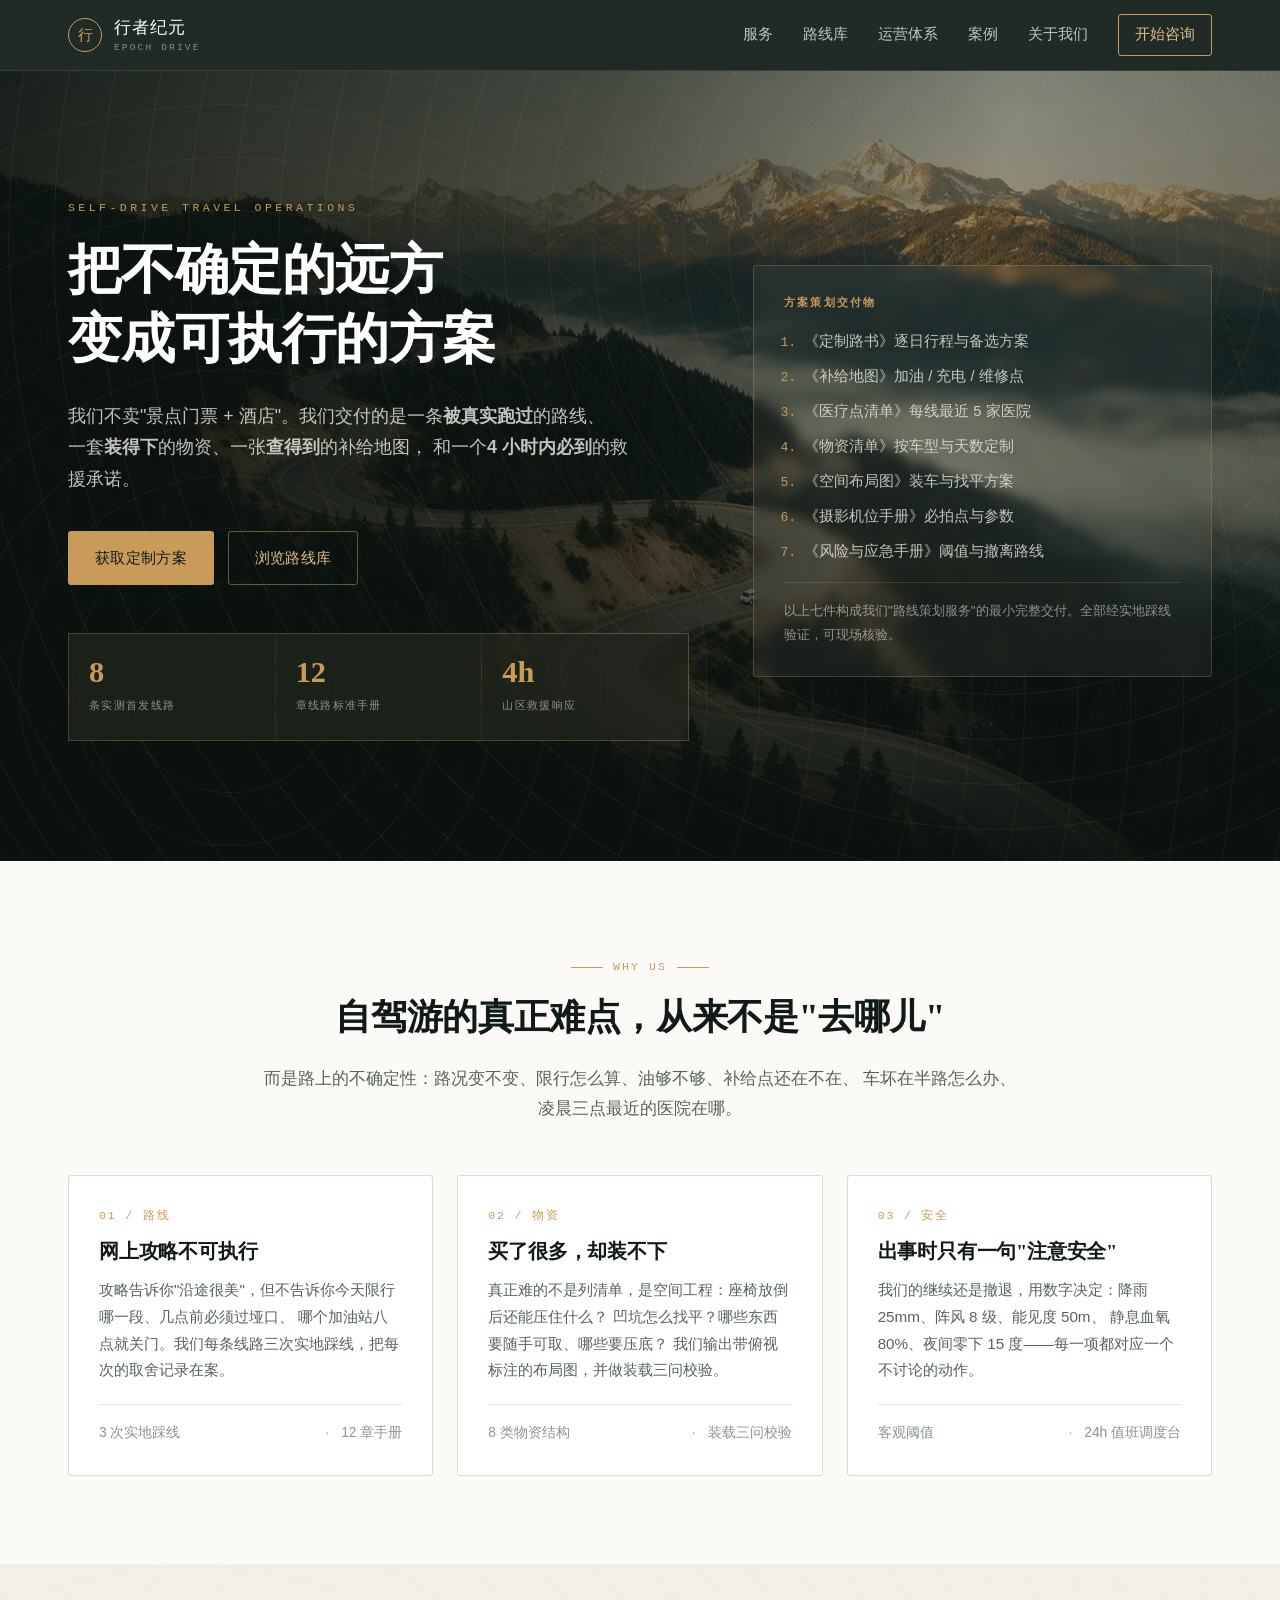
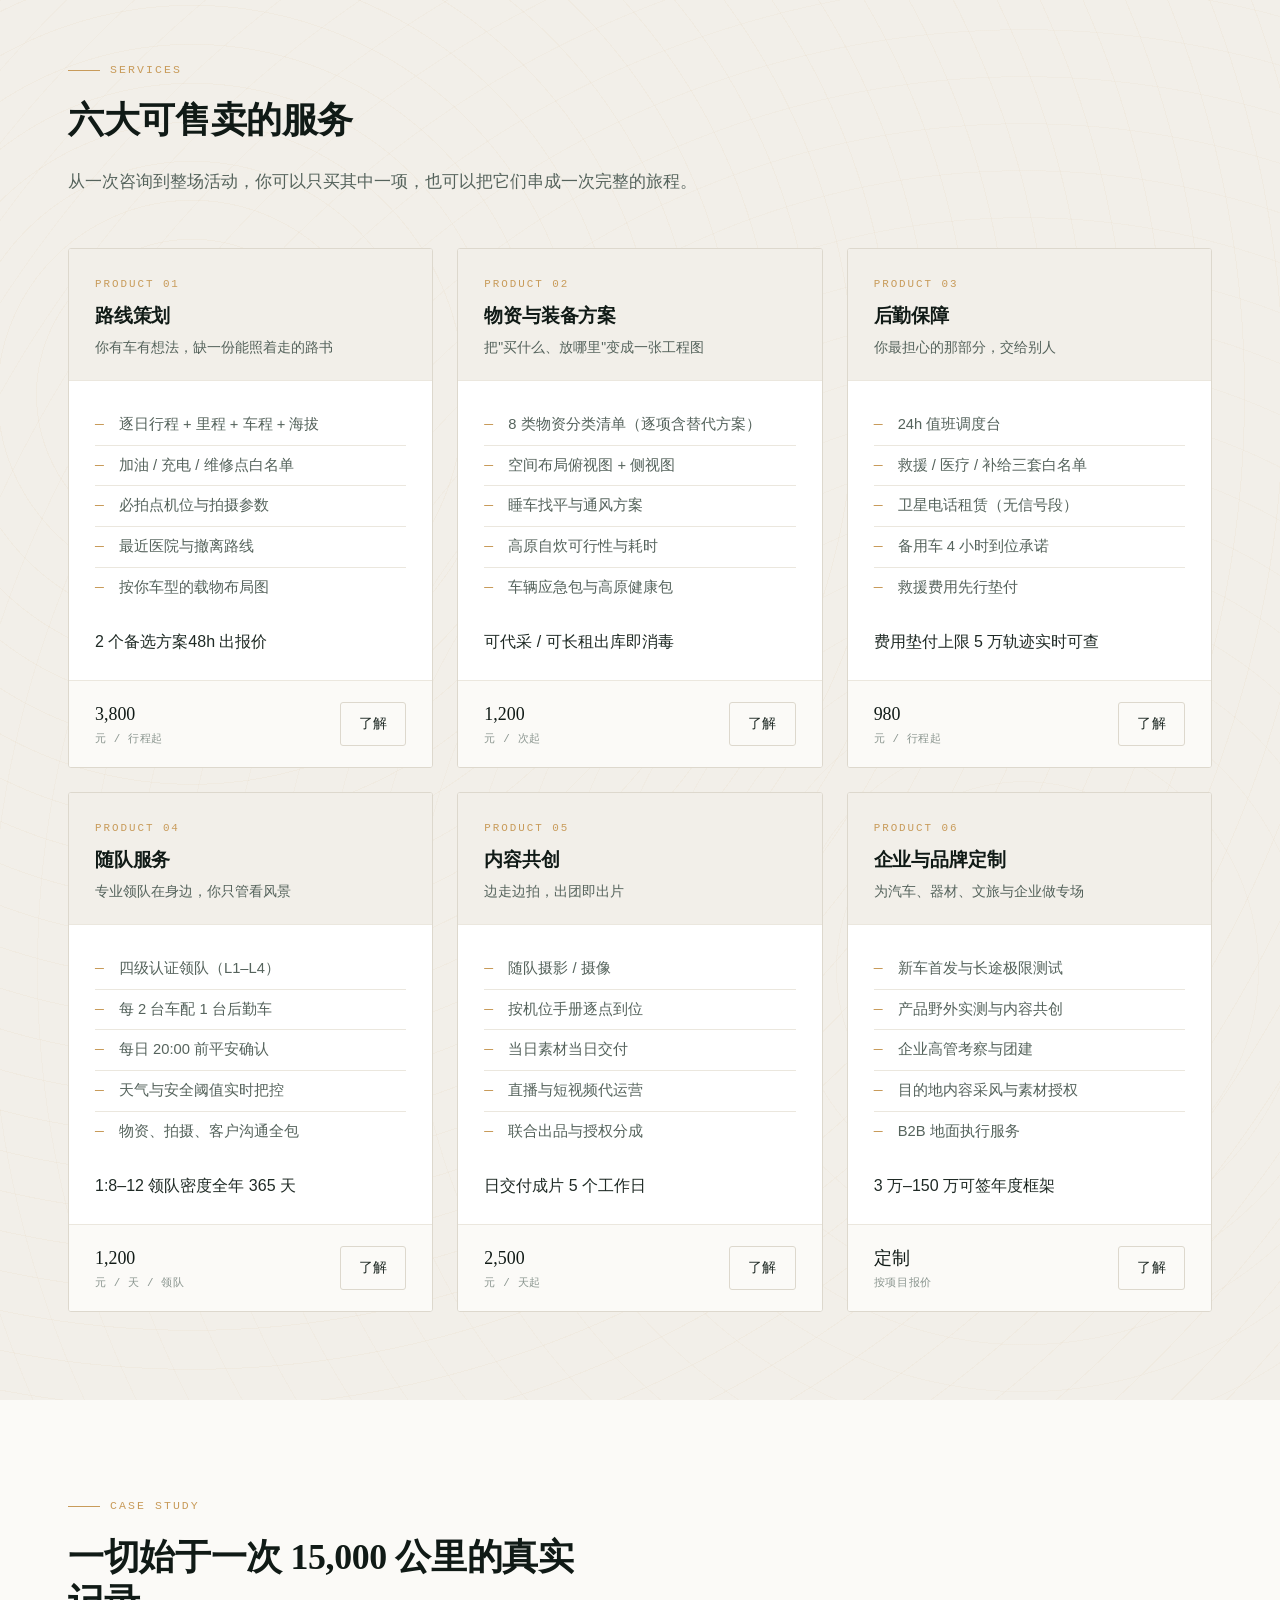
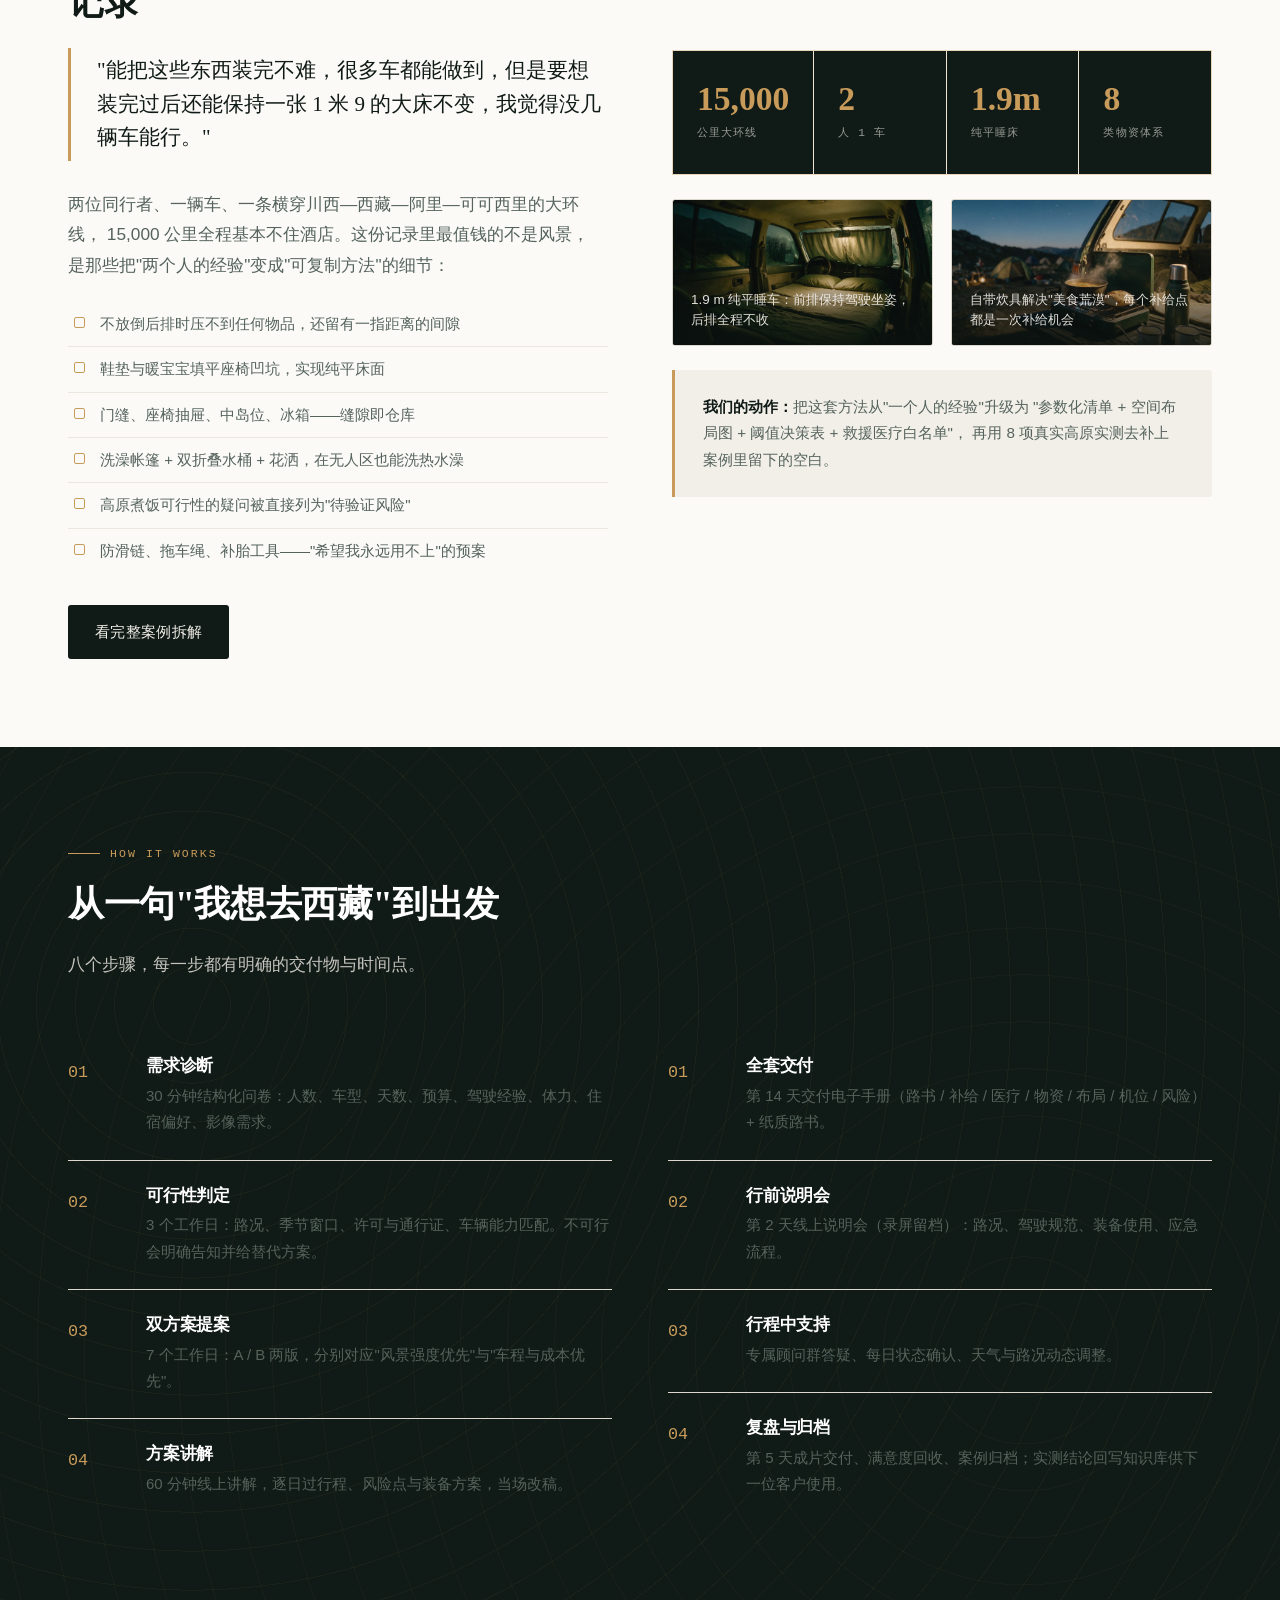
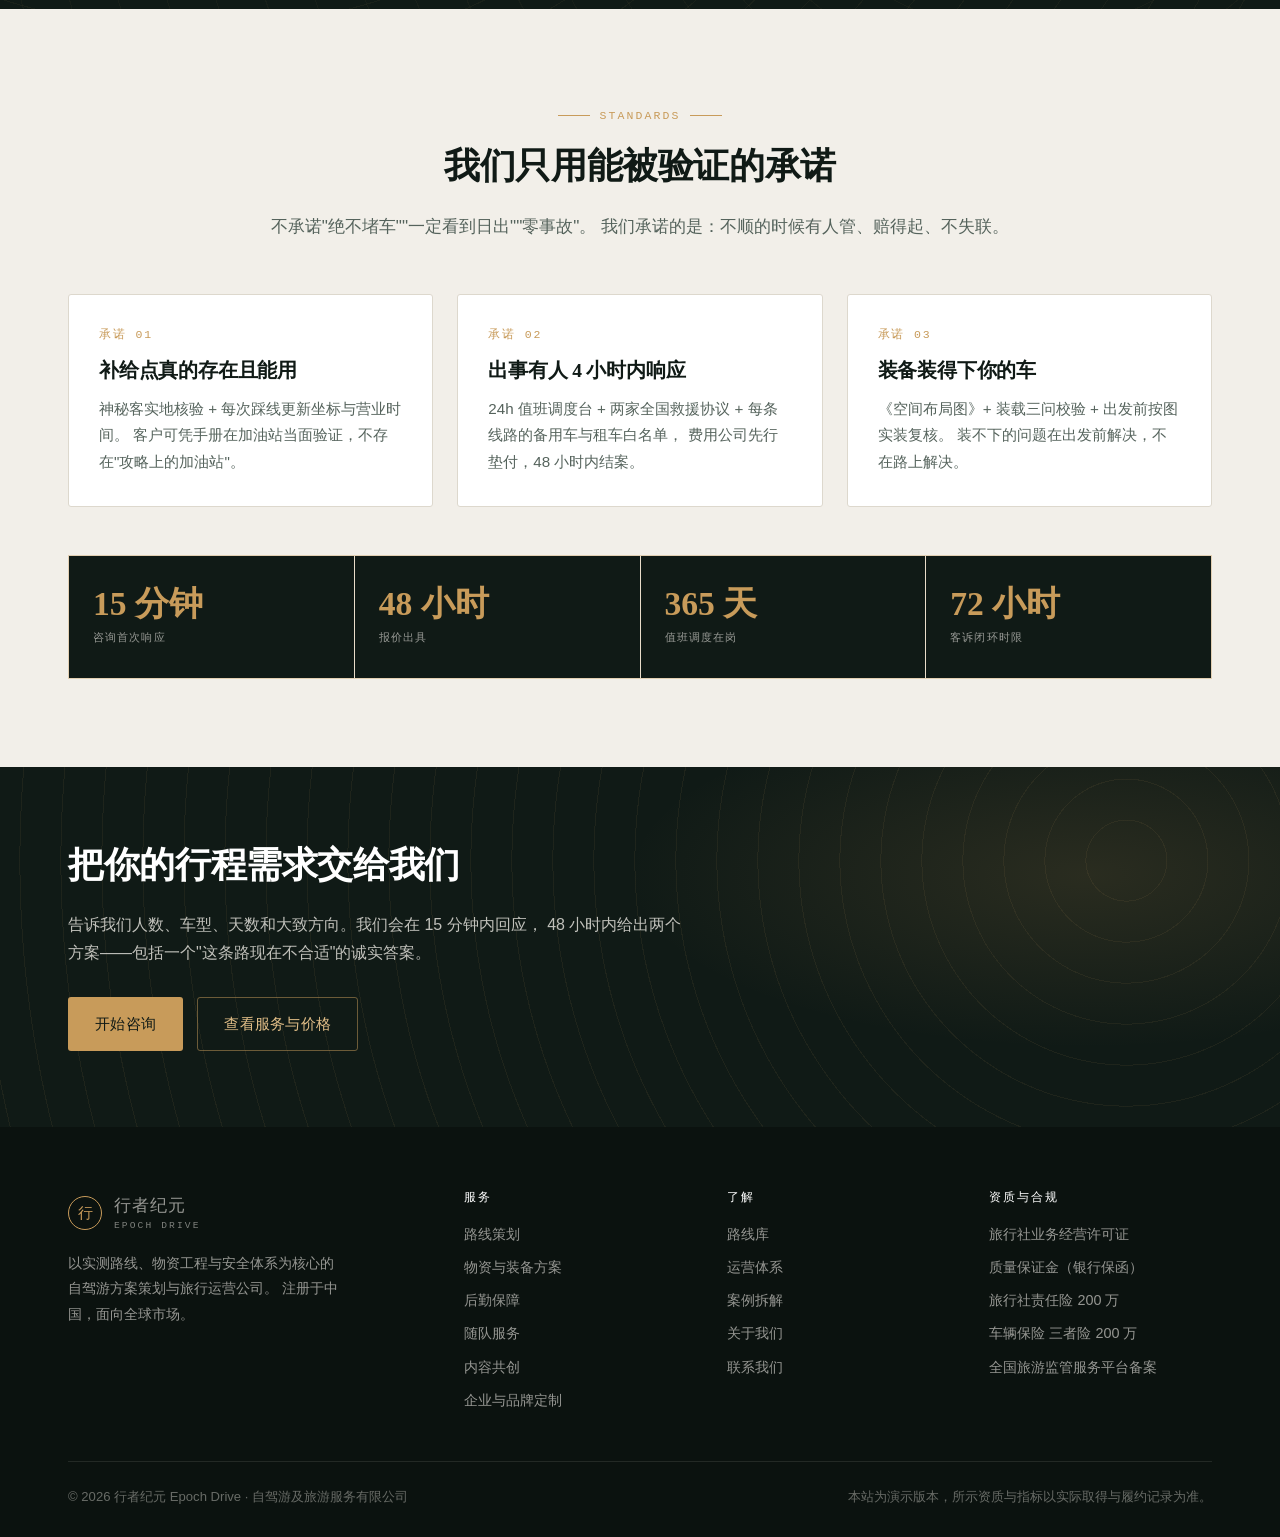
<file: index.html>
<!DOCTYPE html>
<html lang="zh-CN">
<head>
<meta charset="UTF-8">
<meta name="viewport" content="width=device-width, initial-scale=1">
<title>行者纪元 Epoch Drive · 专业自驾游方案策划与旅行运营</title>
<meta name="description" content="以实测路线、物资工程与安全体系为核心的自驾游方案策划与旅行运营公司。为个人、家庭、企业与品牌提供路线策划、物资装备、后勤保障、随队服务、内容共创与品牌定制六大服务。">
<meta name="keywords" content="自驾游,旅行策划,路线策划,高原自驾,后勤保障,旅行运营,品牌定制">
<link rel="stylesheet" href="assets/styles.css">
<noscript><style>
.card,.product,.route,.step,.band-cell,.hero-stat{opacity:1 !important;transform:none !important}
</style></noscript>
</head>
<body>
<a class="skip-link" href="#main">跳到主要内容</a>

<header class="site-header">
  <div class="wrap">
    <a class="brand" href="index.html">
      <span class="brand-mark" aria-hidden="true">行</span>
      <span>
        <span class="brand-name">行者纪元</span>
        <span class="brand-sub">Epoch Drive</span>
      </span>
    </a>
    <button class="nav-toggle" aria-label="打开导航菜单" aria-expanded="false">≡</button>
    <nav class="nav" aria-label="主导航">
      <a href="services.html">服务</a>
      <a href="routes.html">路线库</a>
      <a href="operations.html">运营体系</a>
      <a href="case-study.html">案例</a>
      <a href="about.html">关于我们</a>
      <a href="contact.html" class="nav-cta">开始咨询</a>
    </nav>
  </div>
</header>

<main id="main">

  <!-- ===== Hero ===== -->
  <section class="hero">
    <div class="hero-photo" data-bg="assets/img/hero_home.jpg" role="presentation"></div>
    <div class="wrap">
      <div class="hero-grid">
        <div>
          <h1>
            <em>Self-Drive Travel Operations</em>
            把不确定的远方<br>变成可执行的方案
          </h1>
          <p class="hero-lead">
            我们不卖"景点门票 + 酒店"。我们交付的是一条<strong>被真实跑过</strong>的路线、
            一套<strong>装得下</strong>的物资、一张<strong>查得到</strong>的补给地图，
            和一个<strong>4 小时内必到</strong>的救援承诺。
          </p>
          <div class="hero-actions">
            <a class="btn btn-primary" href="contact.html">获取定制方案</a>
            <a class="btn btn-ghost" href="routes.html">浏览路线库</a>
          </div>
          <div class="hero-stats">
            <div class="hero-stat"><b>8</b><span>条实测首发线路</span></div>
            <div class="hero-stat"><b>12</b><span>章线路标准手册</span></div>
            <div class="hero-stat"><b>4h</b><span>山区救援响应</span></div>
          </div>
        </div>

        <aside class="hero-card">
          <h4>方案策划交付物</h4>
          <ol>
            <li>《定制路书》逐日行程与备选方案</li>
            <li>《补给地图》加油 / 充电 / 维修点</li>
            <li>《医疗点清单》每线最近 5 家医院</li>
            <li>《物资清单》按车型与天数定制</li>
            <li>《空间布局图》装车与找平方案</li>
            <li>《摄影机位手册》必拍点与参数</li>
            <li>《风险与应急手册》阈值与撤离路线</li>
          </ol>
          <p class="hero-card-note">
            以上七件构成我们"路线策划服务"的最小完整交付。全部经实地踩线验证，可现场核验。
          </p>
        </aside>
      </div>
    </div>
  </section>

  <!-- ===== 问题 ===== -->
  <section class="section">
    <div class="wrap">
      <div class="section-head center">
        <span class="eyebrow">Why us</span>
        <h2>自驾游的真正难点，从来不是"去哪儿"</h2>
        <p class="lede">
          而是路上的不确定性：路况变不变、限行怎么算、油够不够、补给点还在不在、
          车坏在半路怎么办、凌晨三点最近的医院在哪。
        </p>
      </div>

      <div class="grid grid-3">
        <article class="card">
          <span class="card-num">01 / 路线</span>
          <h3>网上攻略不可执行</h3>
          <p>
            攻略告诉你"沿途很美"，但不告诉你今天限行哪一段、几点前必须过垭口、
            哪个加油站八点就关门。我们每条线路三次实地踩线，把每次的取舍记录在案。
          </p>
          <div class="card-foot"><span>3 次实地踩线</span><span>12 章手册</span></div>
        </article>
        <article class="card">
          <span class="card-num">02 / 物资</span>
          <h3>买了很多，却装不下</h3>
          <p>
            真正难的不是列清单，是空间工程：座椅放倒后还能压住什么？
            凹坑怎么找平？哪些东西要随手可取、哪些要压底？
            我们输出带俯视标注的布局图，并做装载三问校验。
          </p>
          <div class="card-foot"><span>8 类物资结构</span><span>装载三问校验</span></div>
        </article>
        <article class="card">
          <span class="card-num">03 / 安全</span>
          <h3>出事时只有一句"注意安全"</h3>
          <p>
            我们的继续还是撤退，用数字决定：降雨 25mm、阵风 8 级、能见度 50m、
            静息血氧 80%、夜间零下 15 度——每一项都对应一个不讨论的动作。
          </p>
          <div class="card-foot"><span>客观阈值</span><span>24h 值班调度台</span></div>
        </article>
      </div>
    </div>
  </section>

  <!-- ===== 服务 ===== -->
  <section class="section section-sand topo">
    <div class="wrap">
      <div class="section-head">
        <span class="eyebrow">Services</span>
        <h2>六大可售卖的服务</h2>
        <p class="lede">
          从一次咨询到整场活动，你可以只买其中一项，也可以把它们串成一次完整的旅程。
        </p>
      </div>

      <div class="grid grid-3">
        <article class="product">
          <div class="product-top">
            <span class="product-code">Product 01</span>
            <h3>路线策划</h3>
            <p class="product-tag">你有车有想法，缺一份能照着走的路书</p>
          </div>
          <div class="product-body">
            <ul>
              <li>逐日行程 + 里程 + 车程 + 海拔</li>
              <li>加油 / 充电 / 维修点白名单</li>
              <li>必拍点机位与拍摄参数</li>
              <li>最近医院与撤离路线</li>
              <li>按你车型的载物布局图</li>
            </ul>
            <div class="card-foot" style="margin-top:0;padding-top:0;border:0">
              <span>2 个备选方案</span><span>48h 出报价</span>
            </div>
          </div>
          <div class="product-foot">
            <span class="price">3,800<small>元 / 行程起</small></span>
            <a class="btn btn-outline btn-sm" href="services.html#p1">了解</a>
          </div>
        </article>

        <article class="product">
          <div class="product-top">
            <span class="product-code">Product 02</span>
            <h3>物资与装备方案</h3>
            <p class="product-tag">把"买什么、放哪里"变成一张工程图</p>
          </div>
          <div class="product-body">
            <ul>
              <li>8 类物资分类清单（逐项含替代方案）</li>
              <li>空间布局俯视图 + 侧视图</li>
              <li>睡车找平与通风方案</li>
              <li>高原自炊可行性与耗时</li>
              <li>车辆应急包与高原健康包</li>
            </ul>
            <div class="card-foot" style="margin-top:0;padding-top:0;border:0">
              <span>可代采 / 可长租</span><span>出库即消毒</span>
            </div>
          </div>
          <div class="product-foot">
            <span class="price">1,200<small>元 / 次起</small></span>
            <a class="btn btn-outline btn-sm" href="services.html#p2">了解</a>
          </div>
        </article>

        <article class="product">
          <div class="product-top">
            <span class="product-code">Product 03</span>
            <h3>后勤保障</h3>
            <p class="product-tag">你最担心的那部分，交给别人</p>
          </div>
          <div class="product-body">
            <ul>
              <li>24h 值班调度台</li>
              <li>救援 / 医疗 / 补给三套白名单</li>
              <li>卫星电话租赁（无信号段）</li>
              <li>备用车 4 小时到位承诺</li>
              <li>救援费用先行垫付</li>
            </ul>
            <div class="card-foot" style="margin-top:0;padding-top:0;border:0">
              <span>费用垫付上限 5 万</span><span>轨迹实时可查</span>
            </div>
          </div>
          <div class="product-foot">
            <span class="price">980<small>元 / 行程起</small></span>
            <a class="btn btn-outline btn-sm" href="services.html#p3">了解</a>
          </div>
        </article>

        <article class="product">
          <div class="product-top">
            <span class="product-code">Product 04</span>
            <h3>随队服务</h3>
            <p class="product-tag">专业领队在身边，你只管看风景</p>
          </div>
          <div class="product-body">
            <ul>
              <li>四级认证领队（L1–L4）</li>
              <li>每 2 台车配 1 台后勤车</li>
              <li>每日 20:00 前平安确认</li>
              <li>天气与安全阈值实时把控</li>
              <li>物资、拍摄、客户沟通全包</li>
            </ul>
            <div class="card-foot" style="margin-top:0;padding-top:0;border:0">
              <span>1:8–12 领队密度</span><span>全年 365 天</span>
            </div>
          </div>
          <div class="product-foot">
            <span class="price">1,200<small>元 / 天 / 领队</small></span>
            <a class="btn btn-outline btn-sm" href="services.html#p4">了解</a>
          </div>
        </article>

        <article class="product">
          <div class="product-top">
            <span class="product-code">Product 05</span>
            <h3>内容共创</h3>
            <p class="product-tag">边走边拍，出团即出片</p>
          </div>
          <div class="product-body">
            <ul>
              <li>随队摄影 / 摄像</li>
              <li>按机位手册逐点到位</li>
              <li>当日素材当日交付</li>
              <li>直播与短视频代运营</li>
              <li>联合出品与授权分成</li>
            </ul>
            <div class="card-foot" style="margin-top:0;padding-top:0;border:0">
              <span>日交付</span><span>成片 5 个工作日</span>
            </div>
          </div>
          <div class="product-foot">
            <span class="price">2,500<small>元 / 天起</small></span>
            <a class="btn btn-outline btn-sm" href="services.html#p5">了解</a>
          </div>
        </article>

        <article class="product">
          <div class="product-top">
            <span class="product-code">Product 06</span>
            <h3>企业与品牌定制</h3>
            <p class="product-tag">为汽车、器材、文旅与企业做专场</p>
          </div>
          <div class="product-body">
            <ul>
              <li>新车首发与长途极限测试</li>
              <li>产品野外实测与内容共创</li>
              <li>企业高管考察与团建</li>
              <li>目的地内容采风与素材授权</li>
              <li>B2B 地面执行服务</li>
            </ul>
            <div class="card-foot" style="margin-top:0;padding-top:0;border:0">
              <span>3 万–150 万</span><span>可签年度框架</span>
            </div>
          </div>
          <div class="product-foot">
            <span class="price">定制<small>按项目报价</small></span>
            <a class="btn btn-outline btn-sm" href="services.html#p6">了解</a>
          </div>
        </article>
      </div>
    </div>
  </section>

  <!-- ===== 案例 ===== -->
  <section class="section">
    <div class="wrap">
      <div class="grid grid-2" style="gap:64px;align-items:center">
        <div>
          <span class="eyebrow">Case study</span>
          <h2>一切始于一次 15,000 公里的真实记录</h2>
          <p class="case-quote">
            "能把这些东西装完不难，很多车都能做到，但是要想装完过后还能保持一张 1 米 9 的大床不变，我觉得没几辆车能行。"
          </p>
          <p class="lede">
            两位同行者、一辆车、一条横穿川西—西藏—阿里—可可西里的大环线，
            15,000 公里全程基本不住酒店。这份记录里最值钱的不是风景，
            是那些把"两个人的经验"变成"可复制方法"的细节：
          </p>
          <ul class="check" style="margin-top:22px">
            <li>不放倒后排时压不到任何物品，还留有一指距离的间隙</li>
            <li>鞋垫与暖宝宝填平座椅凹坑，实现纯平床面</li>
            <li>门缝、座椅抽屉、中岛位、冰箱——缝隙即仓库</li>
            <li>洗澡帐篷 + 双折叠水桶 + 花洒，在无人区也能洗热水澡</li>
            <li>高原煮饭可行性的疑问被直接列为"待验证风险"</li>
            <li>防滑链、拖车绳、补胎工具——"希望我永远用不上"的预案</li>
          </ul>
          <div class="hero-actions" style="margin-top:32px;margin-bottom:0">
            <a class="btn btn-dark" href="case-study.html">看完整案例拆解</a>
          </div>
        </div>

        <div>
          <div class="band">
            <div class="band-cell"><b>15,000</b><span>公里大环线</span></div>
            <div class="band-cell"><b>2</b><span>人 1 车</span></div>
            <div class="band-cell"><b>1.9m</b><span>纯平睡床</span></div>
            <div class="band-cell"><b>8</b><span>类物资体系</span></div>
          </div>

          <figure class="photo-grid g2" style="margin-top:24px">
            <div class="photo wide">
              <img src="assets/img/case_camp_life.jpg" alt="车内改装的纯平睡床，夜里亮着阅读灯" loading="lazy">
              <figcaption>1.9 m 纯平睡车：前排保持驾驶坐姿，后排全程不收</figcaption>
            </div>
            <div class="photo wide">
              <img src="assets/img/case_cooking.jpg" alt="高原营地在车尾煮热汤，保温壶与搪瓷杯在旁边" loading="lazy">
              <figcaption>自带炊具解决"美食荒漠"，每个补给点都是一次补给机会</figcaption>
            </div>
          </figure>

          <div class="callout" style="margin-top:24px">
            <p>
              <strong>我们的动作：</strong>把这套方法从"一个人的经验"升级为
              "参数化清单 + 空间布局图 + 阈值决策表 + 救援医疗白名单"，
              再用 8 项真实高原实测去补上案例里留下的空白。
            </p>
          </div>
        </div>
      </div>
    </div>
  </section>

  <!-- ===== 流程 ===== -->
  <section class="section section-ink topo">
    <div class="wrap">
      <div class="section-head">
        <span class="eyebrow">How it works</span>
        <h2>从一句"我想去西藏"到出发</h2>
        <p class="lede">八个步骤，每一步都有明确的交付物与时间点。</p>
      </div>

      <div class="grid grid-2" style="gap:56px">
        <div class="steps">
          <div class="step">
            <div><h3>需求诊断</h3><p>30 分钟结构化问卷：人数、车型、天数、预算、驾驶经验、体力、住宿偏好、影像需求。</p></div>
          </div>
          <div class="step">
            <div><h3>可行性判定</h3><p>3 个工作日：路况、季节窗口、许可与通行证、车辆能力匹配。不可行会明确告知并给替代方案。</p></div>
          </div>
          <div class="step">
            <div><h3>双方案提案</h3><p>7 个工作日：A / B 两版，分别对应"风景强度优先"与"车程与成本优先"。</p></div>
          </div>
          <div class="step">
            <div><h3>方案讲解</h3><p>60 分钟线上讲解，逐日过行程、风险点与装备方案，当场改稿。</p></div>
          </div>
        </div>
        <div class="steps">
          <div class="step">
            <div><h3>全套交付</h3><p>第 14 天交付电子手册（路书 / 补给 / 医疗 / 物资 / 布局 / 机位 / 风险）+ 纸质路书。</p></div>
          </div>
          <div class="step">
            <div><h3>行前说明会</h3><p>第 2 天线上说明会（录屏留档）：路况、驾驶规范、装备使用、应急流程。</p></div>
          </div>
          <div class="step">
            <div><h3>行程中支持</h3><p>专属顾问群答疑、每日状态确认、天气与路况动态调整。</p></div>
          </div>
          <div class="step">
            <div><h3>复盘与归档</h3><p>第 5 天成片交付、满意度回收、案例归档；实测结论回写知识库供下一位客户使用。</p></div>
          </div>
        </div>
      </div>
    </div>
  </section>

  <!-- ===== 数据 ===== -->
  <section class="section section-sand">
    <div class="wrap">
      <div class="section-head center">
        <span class="eyebrow">Standards</span>
        <h2>我们只用能被验证的承诺</h2>
        <p class="lede">
          不承诺"绝不堵车""一定看到日出""零事故"。
          我们承诺的是：不顺的时候有人管、赔得起、不失联。
        </p>
      </div>

      <div class="grid grid-3">
        <article class="card">
          <span class="card-num">承诺 01</span>
          <h3>补给点真的存在且能用</h3>
          <p>
            神秘客实地核验 + 每次踩线更新坐标与营业时间。
            客户可凭手册在加油站当面验证，不存在"攻略上的加油站"。
          </p>
        </article>
        <article class="card">
          <span class="card-num">承诺 02</span>
          <h3>出事有人 4 小时内响应</h3>
          <p>
            24h 值班调度台 + 两家全国救援协议 + 每条线路的备用车与租车白名单，
            费用公司先行垫付，48 小时内结案。
          </p>
        </article>
        <article class="card">
          <span class="card-num">承诺 03</span>
          <h3>装备装得下你的车</h3>
          <p>
            《空间布局图》+ 装载三问校验 + 出发前按图实装复核。
            装不下的问题在出发前解决，不在路上解决。
          </p>
        </article>
      </div>

      <div class="band" style="margin-top:48px">
        <div class="band-cell"><b>15 分钟</b><span>咨询首次响应</span></div>
        <div class="band-cell"><b>48 小时</b><span>报价出具</span></div>
        <div class="band-cell"><b>365 天</b><span>值班调度在岗</span></div>
        <div class="band-cell"><b>72 小时</b><span>客诉闭环时限</span></div>
      </div>
    </div>
  </section>

  <!-- ===== CTA ===== -->
  <section class="cta-band">
    <div class="wrap">
      <h2>把你的行程需求交给我们</h2>
      <p>
        告诉我们人数、车型、天数和大致方向。我们会在 15 分钟内回应，
        48 小时内给出两个方案——包括一个"这条路现在不合适"的诚实答案。
      </p>
      <div class="cta-actions">
        <a class="btn btn-primary" href="contact.html">开始咨询</a>
        <a class="btn btn-ghost" href="services.html">查看服务与价格</a>
      </div>
    </div>
  </section>

</main>

<footer class="site-footer">
  <div class="wrap">
    <div class="footer-grid">
      <div>
        <div class="footer-brand">
          <span class="brand-mark" aria-hidden="true">行</span>
          <span>
            <span class="brand-name">行者纪元</span>
            <span class="brand-sub">Epoch Drive</span>
          </span>
        </div>
        <p style="max-width:34ch">
          以实测路线、物资工程与安全体系为核心的自驾游方案策划与旅行运营公司。
          注册于中国，面向全球市场。
        </p>
      </div>
      <div>
        <h4>服务</h4>
        <ul>
          <li><a href="services.html#p1">路线策划</a></li>
          <li><a href="services.html#p2">物资与装备方案</a></li>
          <li><a href="services.html#p3">后勤保障</a></li>
          <li><a href="services.html#p4">随队服务</a></li>
          <li><a href="services.html#p5">内容共创</a></li>
          <li><a href="services.html#p6">企业与品牌定制</a></li>
        </ul>
      </div>
      <div>
        <h4>了解</h4>
        <ul>
          <li><a href="routes.html">路线库</a></li>
          <li><a href="operations.html">运营体系</a></li>
          <li><a href="case-study.html">案例拆解</a></li>
          <li><a href="about.html">关于我们</a></li>
          <li><a href="contact.html">联系我们</a></li>
        </ul>
      </div>
      <div>
        <h4>资质与合规</h4>
        <ul>
          <li>旅行社业务经营许可证</li>
          <li>质量保证金（银行保函）</li>
          <li>旅行社责任险 200 万</li>
          <li>车辆保险 三者险 200 万</li>
          <li>全国旅游监管服务平台备案</li>
        </ul>
      </div>
    </div>
    <div class="footer-bottom">
      <span>© 2026 行者纪元 Epoch Drive · 自驾游及旅游服务有限公司</span>
      <span>本站为演示版本，所示资质与指标以实际取得与履约记录为准。</span>
    </div>
  </div>
</footer>

<script src="assets/main.js"></script>
</body>
</html>
</file>
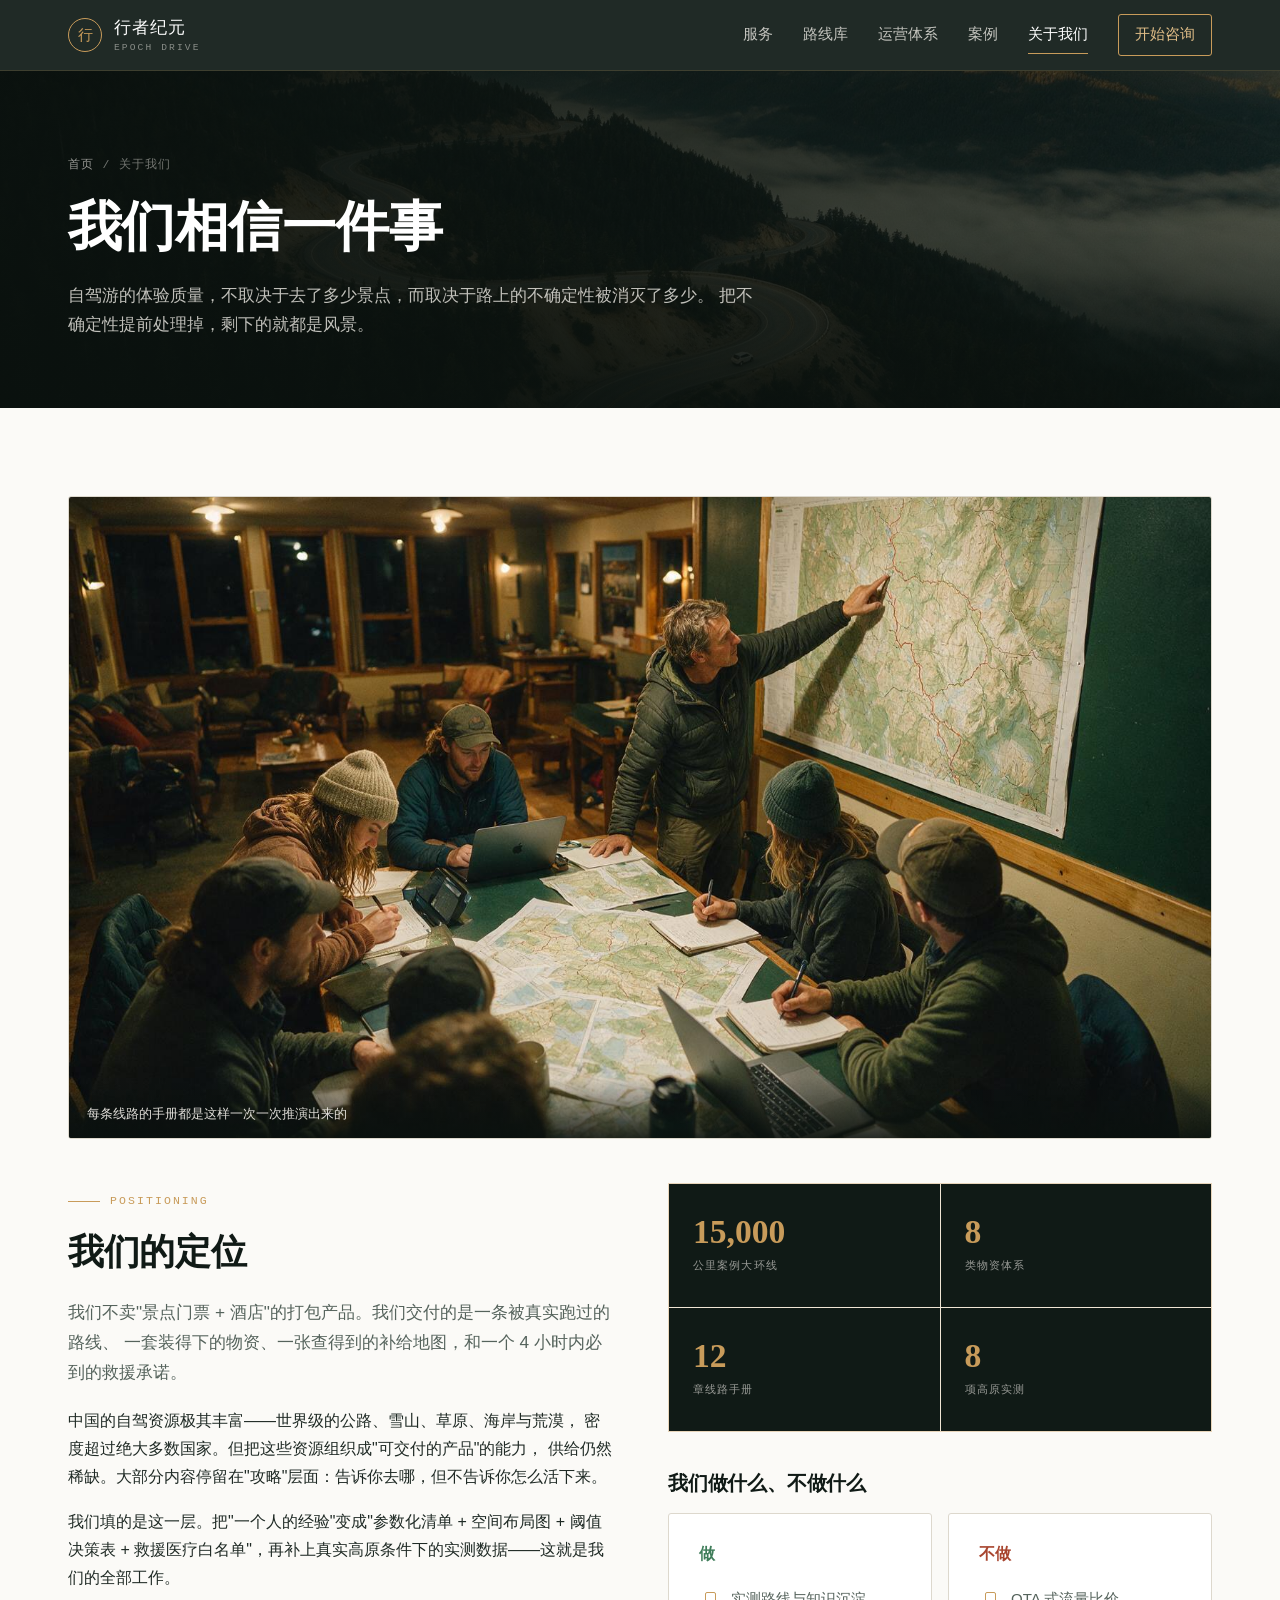
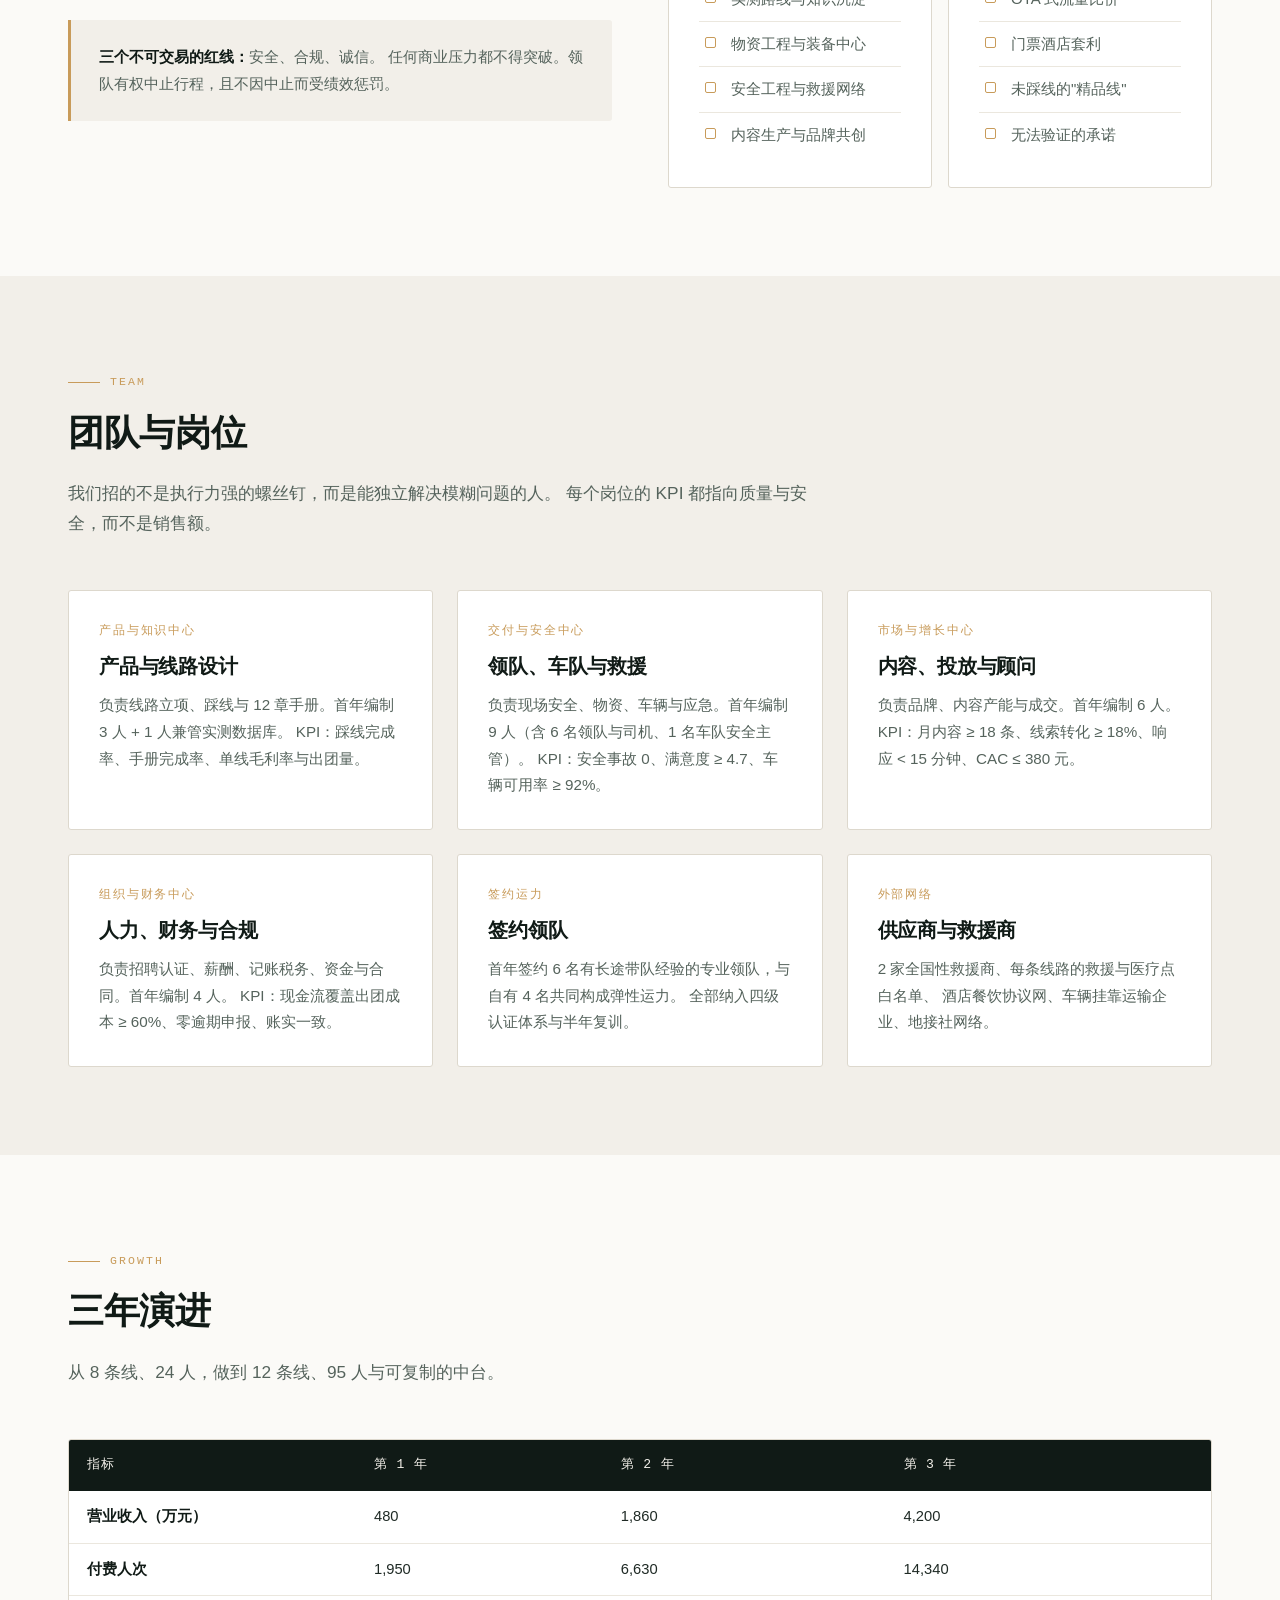
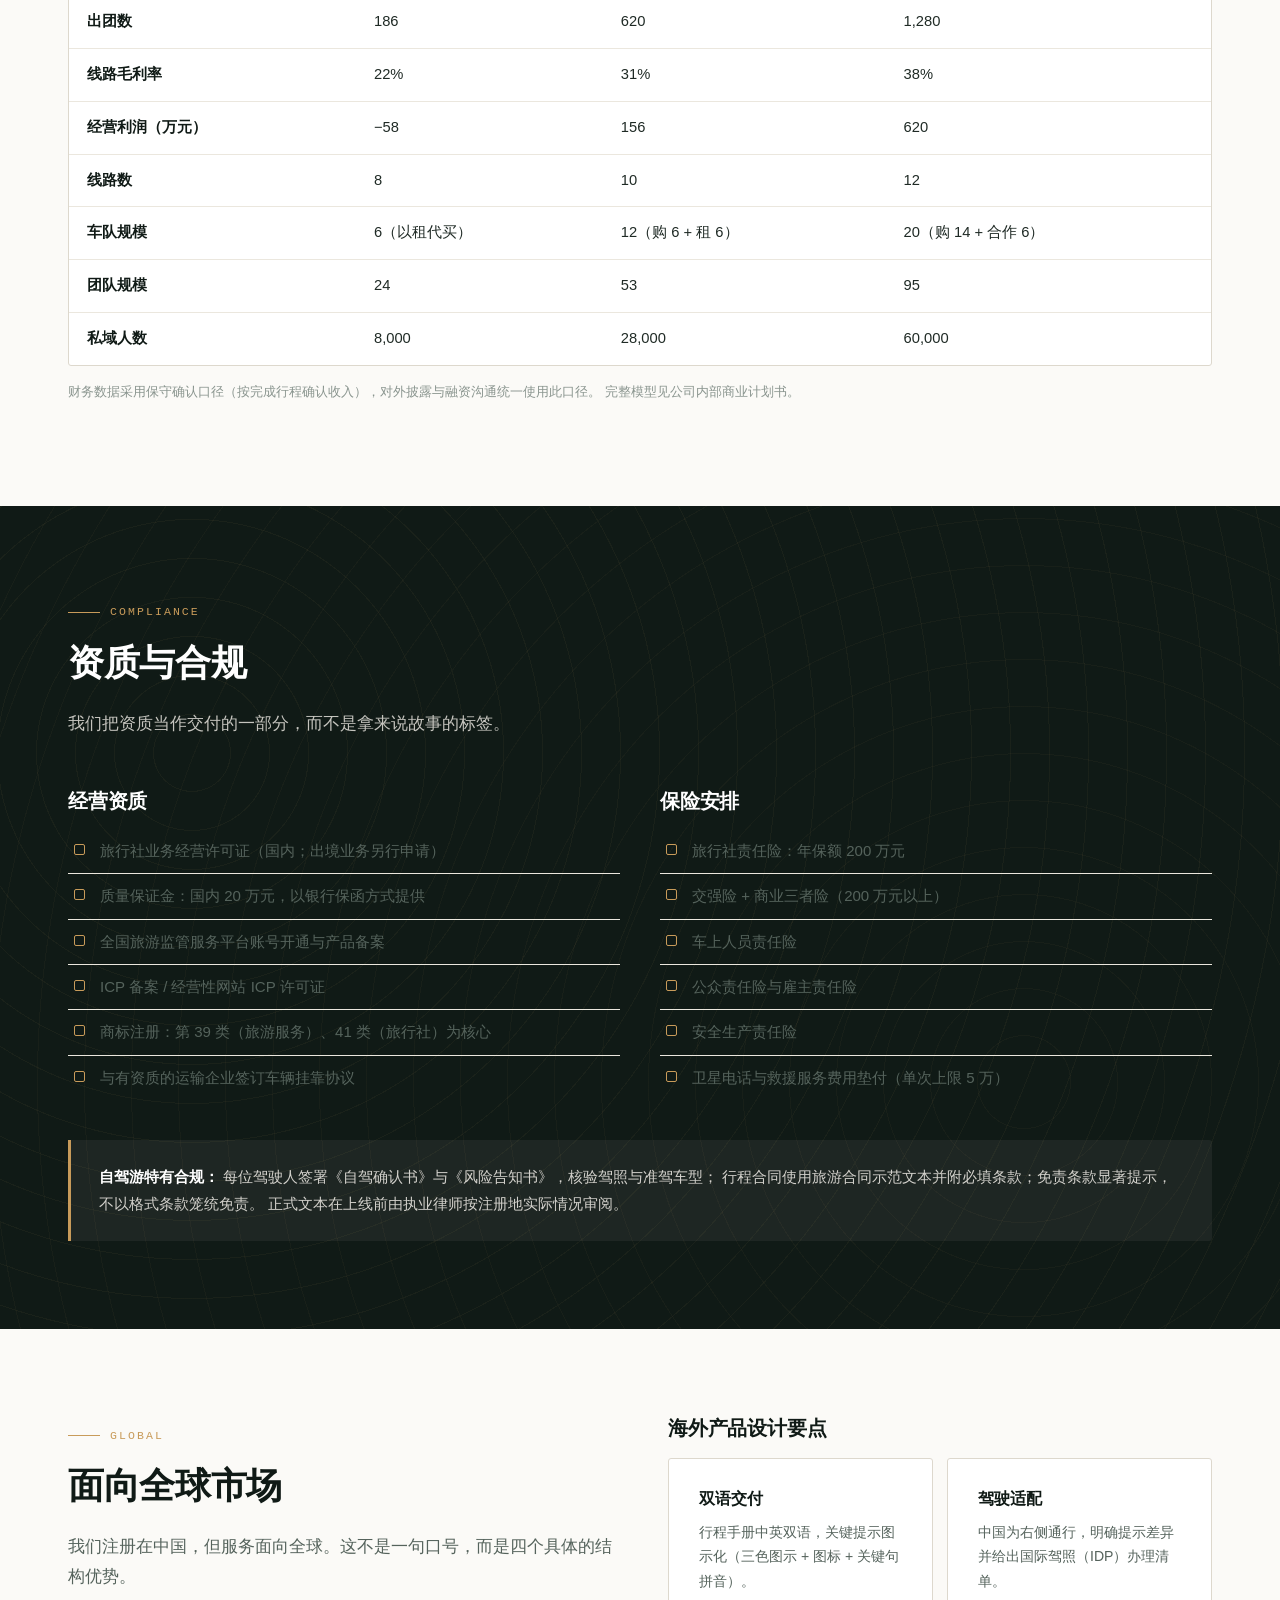
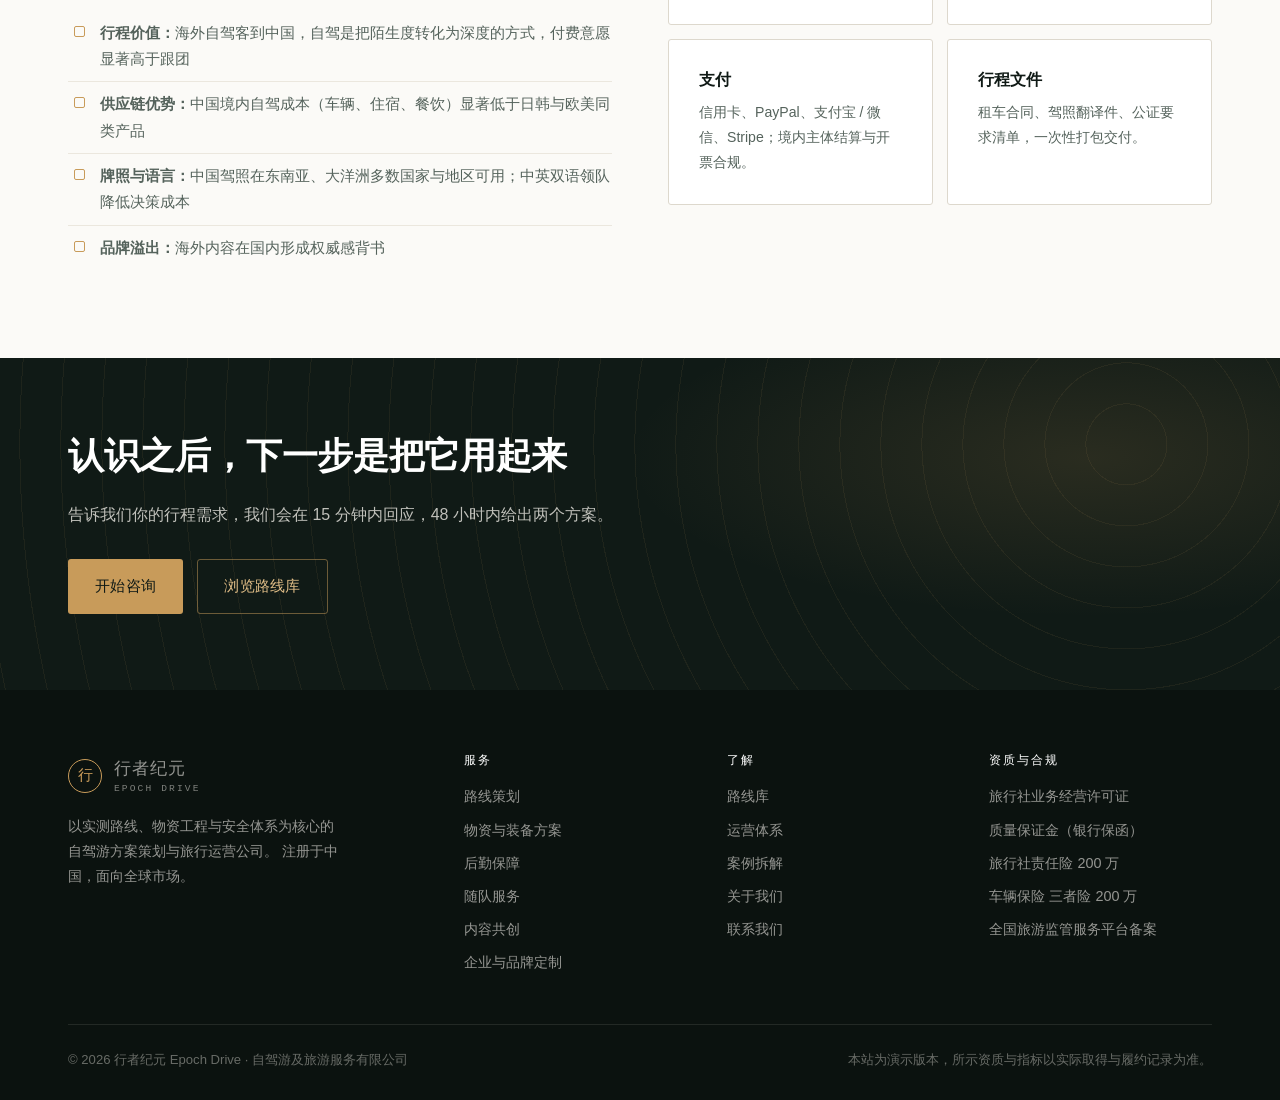
<file: about.html>
<!DOCTYPE html>
<html lang="zh-CN">
<head>
<meta charset="UTF-8">
<meta name="viewport" content="width=device-width, initial-scale=1">
<title>关于我们 · 行者纪元 Epoch Drive</title>
<meta name="description" content="行者纪元 Epoch Drive：中国注册、面向全球的自驾游方案策划与旅行运营公司。团队、资质、合规与公司信息。">
<link rel="stylesheet" href="assets/styles.css">
<noscript><style>
.card,.product,.route,.step,.band-cell,.hero-stat{opacity:1 !important;transform:none !important}
</style></noscript>
</head>
<body>
<a class="skip-link" href="#main">跳到主要内容</a>

<header class="site-header">
  <div class="wrap">
    <a class="brand" href="index.html">
      <span class="brand-mark" aria-hidden="true">行</span>
      <span>
        <span class="brand-name">行者纪元</span>
        <span class="brand-sub">Epoch Drive</span>
      </span>
    </a>
    <button class="nav-toggle" aria-label="打开导航菜单" aria-expanded="false">≡</button>
    <nav class="nav" aria-label="主导航">
      <a href="services.html">服务</a>
      <a href="routes.html">路线库</a>
      <a href="operations.html">运营体系</a>
      <a href="case-study.html">案例</a>
      <a href="about.html">关于我们</a>
      <a href="contact.html" class="nav-cta">开始咨询</a>
    </nav>
  </div>
</header>

<main id="main">

  <section class="page-head">
    <div class="page-head-photo" data-bg="assets/img/hero_home.jpg" role="presentation"></div>
    <div class="wrap">
      <div class="breadcrumb"><a href="index.html">首页</a> / 关于我们</div>
      <h1>我们相信一件事</h1>
      <p>
        自驾游的体验质量，不取决于去了多少景点，而取决于路上的不确定性被消灭了多少。
        把不确定性提前处理掉，剩下的就都是风景。
      </p>
    </div>
  </section>

  <!-- ===== 定位 ===== -->
  <section class="section">
    <div class="wrap">
      <figure class="photo wide ph" style="margin-bottom:44px">
        <img src="assets/img/about_team.jpg" alt="团队在 lodge 公共空间围着地图做线路推演" loading="lazy">
        <figcaption>每条线路的手册都是这样一次一次推演出来的</figcaption>
      </figure>

      <div class="grid grid-2" style="gap:56px;align-items:start">
        <div>
          <span class="eyebrow">Positioning</span>
          <h2>我们的定位</h2>
          <p class="lede">
            我们不卖"景点门票 + 酒店"的打包产品。我们交付的是一条被真实跑过的路线、
            一套装得下的物资、一张查得到的补给地图，和一个 4 小时内必到的救援承诺。
          </p>
          <p>
            中国的自驾资源极其丰富——世界级的公路、雪山、草原、海岸与荒漠，
            密度超过绝大多数国家。但把这些资源组织成"可交付的产品"的能力，
            供给仍然稀缺。大部分内容停留在"攻略"层面：告诉你去哪，但不告诉你怎么活下来。
          </p>
          <p>
            我们填的是这一层。把"一个人的经验"变成"参数化清单 + 空间布局图 + 阈值决策表 +
            救援医疗白名单"，再补上真实高原条件下的实测数据——这就是我们的全部工作。
          </p>

          <div class="callout" style="margin-top:28px">
            <p>
              <strong>三个不可交易的红线：</strong>安全、合规、诚信。
              任何商业压力都不得突破。领队有权中止行程，且不因中止而受绩效惩罚。
            </p>
          </div>
        </div>

        <div>
          <div class="band" style="grid-template-columns:repeat(2,1fr)">
            <div class="band-cell"><b>15,000</b><span>公里案例大环线</span></div>
            <div class="band-cell"><b>8</b><span>类物资体系</span></div>
            <div class="band-cell"><b>12</b><span>章线路手册</span></div>
            <div class="band-cell"><b>8</b><span>项高原实测</span></div>
          </div>

          <h3 style="margin-top:40px">我们做什么、不做什么</h3>
          <div class="grid grid-2" style="gap:16px;margin-top:16px">
            <div class="card">
              <h4 style="color:var(--ok)">做</h4>
              <ul class="check" style="margin-top:12px;font-size:.88rem">
                <li>实测路线与知识沉淀</li>
                <li>物资工程与装备中心</li>
                <li>安全工程与救援网络</li>
                <li>内容生产与品牌共创</li>
              </ul>
            </div>
            <div class="card">
              <h4 style="color:var(--danger)">不做</h4>
              <ul class="check" style="margin-top:12px;font-size:.88rem">
                <li>OTA 式流量比价</li>
                <li>门票酒店套利</li>
                <li>未踩线的"精品线"</li>
                <li>无法验证的承诺</li>
              </ul>
            </div>
          </div>
        </div>
      </div>
    </div>
  </section>

  <!-- ===== 团队 ===== -->
  <section class="section section-sand">
    <div class="wrap">
      <div class="section-head">
        <span class="eyebrow">Team</span>
        <h2>团队与岗位</h2>
        <p class="lede">
          我们招的不是执行力强的螺丝钉，而是能独立解决模糊问题的人。
          每个岗位的 KPI 都指向质量与安全，而不是销售额。
        </p>
      </div>

      <div class="grid grid-3">
        <div class="card">
          <span class="card-num">产品与知识中心</span>
          <h3>产品与线路设计</h3>
          <p>
            负责线路立项、踩线与 12 章手册。首年编制 3 人 + 1 人兼管实测数据库。
            KPI：踩线完成率、手册完成率、单线毛利率与出团量。
          </p>
        </div>
        <div class="card">
          <span class="card-num">交付与安全中心</span>
          <h3>领队、车队与救援</h3>
          <p>
            负责现场安全、物资、车辆与应急。首年编制 9 人（含 6 名领队与司机、1 名车队安全主管）。
            KPI：安全事故 0、满意度 ≥ 4.7、车辆可用率 ≥ 92%。
          </p>
        </div>
        <div class="card">
          <span class="card-num">市场与增长中心</span>
          <h3>内容、投放与顾问</h3>
          <p>
            负责品牌、内容产能与成交。首年编制 6 人。
            KPI：月内容 ≥ 18 条、线索转化 ≥ 18%、响应 &lt; 15 分钟、CAC ≤ 380 元。
          </p>
        </div>
        <div class="card">
          <span class="card-num">组织与财务中心</span>
          <h3>人力、财务与合规</h3>
          <p>
            负责招聘认证、薪酬、记账税务、资金与合同。首年编制 4 人。
            KPI：现金流覆盖出团成本 ≥ 60%、零逾期申报、账实一致。
          </p>
        </div>
        <div class="card">
          <span class="card-num">签约运力</span>
          <h3>签约领队</h3>
          <p>
            首年签约 6 名有长途带队经验的专业领队，与自有 4 名共同构成弹性运力。
            全部纳入四级认证体系与半年复训。
          </p>
        </div>
        <div class="card">
          <span class="card-num">外部网络</span>
          <h3>供应商与救援商</h3>
          <p>
            2 家全国性救援商、每条线路的救援与医疗点白名单、
            酒店餐饮协议网、车辆挂靠运输企业、地接社网络。
          </p>
        </div>
      </div>
    </div>
  </section>

  <!-- ===== 三年 ===== -->
  <section class="section">
    <div class="wrap">
      <div class="section-head">
        <span class="eyebrow">Growth</span>
        <h2>三年演进</h2>
        <p class="lede">从 8 条线、24 人，做到 12 条线、95 人与可复制的中台。</p>
      </div>
      <div class="table-wrap">
        <table>
          <thead><tr><th>指标</th><th>第 1 年</th><th>第 2 年</th><th>第 3 年</th></tr></thead>
          <tbody>
            <tr><td><strong>营业收入（万元）</strong></td><td>480</td><td>1,860</td><td>4,200</td></tr>
            <tr><td><strong>付费人次</strong></td><td>1,950</td><td>6,630</td><td>14,340</td></tr>
            <tr><td><strong>出团数</strong></td><td>186</td><td>620</td><td>1,280</td></tr>
            <tr><td><strong>线路毛利率</strong></td><td>22%</td><td>31%</td><td>38%</td></tr>
            <tr><td><strong>经营利润（万元）</strong></td><td>−58</td><td>156</td><td>620</td></tr>
            <tr><td><strong>线路数</strong></td><td>8</td><td>10</td><td>12</td></tr>
            <tr><td><strong>车队规模</strong></td><td>6（以租代买）</td><td>12（购 6 + 租 6）</td><td>20（购 14 + 合作 6）</td></tr>
            <tr><td><strong>团队规模</strong></td><td>24</td><td>53</td><td>95</td></tr>
            <tr><td><strong>私域人数</strong></td><td>8,000</td><td>28,000</td><td>60,000</td></tr>
          </tbody>
        </table>
      </div>
      <p class="table-note">
        财务数据采用保守确认口径（按完成行程确认收入），对外披露与融资沟通统一使用此口径。
        完整模型见公司内部商业计划书。
      </p>
    </div>
  </section>

  <!-- ===== 合规 ===== -->
  <section class="section section-ink topo">
    <div class="wrap">
      <div class="section-head">
        <span class="eyebrow">Compliance</span>
        <h2>资质与合规</h2>
        <p class="lede">我们把资质当作交付的一部分，而不是拿来说故事的标签。</p>
      </div>

      <div class="grid grid-2" style="gap:40px">
        <div>
          <h3>经营资质</h3>
          <ul class="check" style="margin-top:14px">
            <li>旅行社业务经营许可证（国内；出境业务另行申请）</li>
            <li>质量保证金：国内 20 万元，以银行保函方式提供</li>
            <li>全国旅游监管服务平台账号开通与产品备案</li>
            <li> ICP 备案 / 经营性网站 ICP 许可证</li>
            <li>商标注册：第 39 类（旅游服务）、41 类（旅行社）为核心</li>
            <li>与有资质的运输企业签订车辆挂靠协议</li>
          </ul>
        </div>
        <div>
          <h3>保险安排</h3>
          <ul class="check" style="margin-top:14px">
            <li>旅行社责任险：年保额 200 万元</li>
            <li>交强险 + 商业三者险（200 万元以上）</li>
            <li>车上人员责任险</li>
            <li>公众责任险与雇主责任险</li>
            <li>安全生产责任险</li>
            <li>卫星电话与救援服务费用垫付（单次上限 5 万）</li>
          </ul>
        </div>
      </div>

      <div class="callout" style="margin-top:40px;background:rgba(242,239,233,.06);border-left-color:var(--gold)">
        <p style="color:rgba(242,239,233,.85)">
          <strong style="color:#fff">自驾游特有合规：</strong>
          每位驾驶人签署《自驾确认书》与《风险告知书》，核验驾照与准驾车型；
          行程合同使用旅游合同示范文本并附必填条款；免责条款显著提示，不以格式条款笼统免责。
          正式文本在上线前由执业律师按注册地实际情况审阅。
        </p>
      </div>
    </div>
  </section>

  <!-- ===== 国际 ===== -->
  <section class="section">
    <div class="wrap">
      <div class="grid grid-2" style="gap:56px">
        <div>
          <span class="eyebrow">Global</span>
          <h2>面向全球市场</h2>
          <p class="lede">
            我们注册在中国，但服务面向全球。这不是一句口号，而是四个具体的结构优势。
          </p>
          <ul class="check" style="margin-top:18px">
            <li><strong>行程价值：</strong>海外自驾客到中国，自驾是把陌生度转化为深度的方式，付费意愿显著高于跟团</li>
            <li><strong>供应链优势：</strong>中国境内自驾成本（车辆、住宿、餐饮）显著低于日韩与欧美同类产品</li>
            <li><strong>牌照与语言：</strong>中国驾照在东南亚、大洋洲多数国家与地区可用；中英双语领队降低决策成本</li>
            <li><strong>品牌溢出：</strong>海外内容在国内形成权威感背书</li>
          </ul>
        </div>

        <div>
          <h3>海外产品设计要点</h3>
          <div class="grid grid-2" style="gap:14px;margin-top:16px">
            <div class="card">
              <h4>双语交付</h4>
              <p style="font-size:.88rem">行程手册中英双语，关键提示图示化（三色图示 + 图标 + 关键句拼音）。</p>
            </div>
            <div class="card">
              <h4>驾驶适配</h4>
              <p style="font-size:.88rem">中国为右侧通行，明确提示差异并给出国际驾照（IDP）办理清单。</p>
            </div>
            <div class="card">
              <h4>支付</h4>
              <p style="font-size:.88rem">信用卡、PayPal、支付宝 / 微信、Stripe；境内主体结算与开票合规。</p>
            </div>
            <div class="card">
              <h4>行程文件</h4>
              <p style="font-size:.88rem">租车合同、驾照翻译件、公证要求清单，一次性打包交付。</p>
            </div>
          </div>
        </div>
      </div>
    </div>
  </section>

  <section class="cta-band">
    <div class="wrap">
      <h2>认识之后，下一步是把它用起来</h2>
      <p>告诉我们你的行程需求，我们会在 15 分钟内回应，48 小时内给出两个方案。</p>
      <div class="cta-actions">
        <a class="btn btn-primary" href="contact.html">开始咨询</a>
        <a class="btn btn-ghost" href="routes.html">浏览路线库</a>
      </div>
    </div>
  </section>

</main>

<footer class="site-footer">
  <div class="wrap">
    <div class="footer-grid">
      <div>
        <div class="footer-brand">
          <span class="brand-mark" aria-hidden="true">行</span>
          <span>
            <span class="brand-name">行者纪元</span>
            <span class="brand-sub">Epoch Drive</span>
          </span>
        </div>
        <p style="max-width:34ch">
          以实测路线、物资工程与安全体系为核心的自驾游方案策划与旅行运营公司。
          注册于中国，面向全球市场。
        </p>
      </div>
      <div>
        <h4>服务</h4>
        <ul>
          <li><a href="services.html#p1">路线策划</a></li>
          <li><a href="services.html#p2">物资与装备方案</a></li>
          <li><a href="services.html#p3">后勤保障</a></li>
          <li><a href="services.html#p4">随队服务</a></li>
          <li><a href="services.html#p5">内容共创</a></li>
          <li><a href="services.html#p6">企业与品牌定制</a></li>
        </ul>
      </div>
      <div>
        <h4>了解</h4>
        <ul>
          <li><a href="routes.html">路线库</a></li>
          <li><a href="operations.html">运营体系</a></li>
          <li><a href="case-study.html">案例拆解</a></li>
          <li><a href="about.html">关于我们</a></li>
          <li><a href="contact.html">联系我们</a></li>
        </ul>
      </div>
      <div>
        <h4>资质与合规</h4>
        <ul>
          <li>旅行社业务经营许可证</li>
          <li>质量保证金（银行保函）</li>
          <li>旅行社责任险 200 万</li>
          <li>车辆保险 三者险 200 万</li>
          <li>全国旅游监管服务平台备案</li>
        </ul>
      </div>
    </div>
    <div class="footer-bottom">
      <span>© 2026 行者纪元 Epoch Drive · 自驾游及旅游服务有限公司</span>
      <span>本站为演示版本，所示资质与指标以实际取得与履约记录为准。</span>
    </div>
  </div>
</footer>

<script src="assets/main.js"></script>
</body>
</html>
</file>
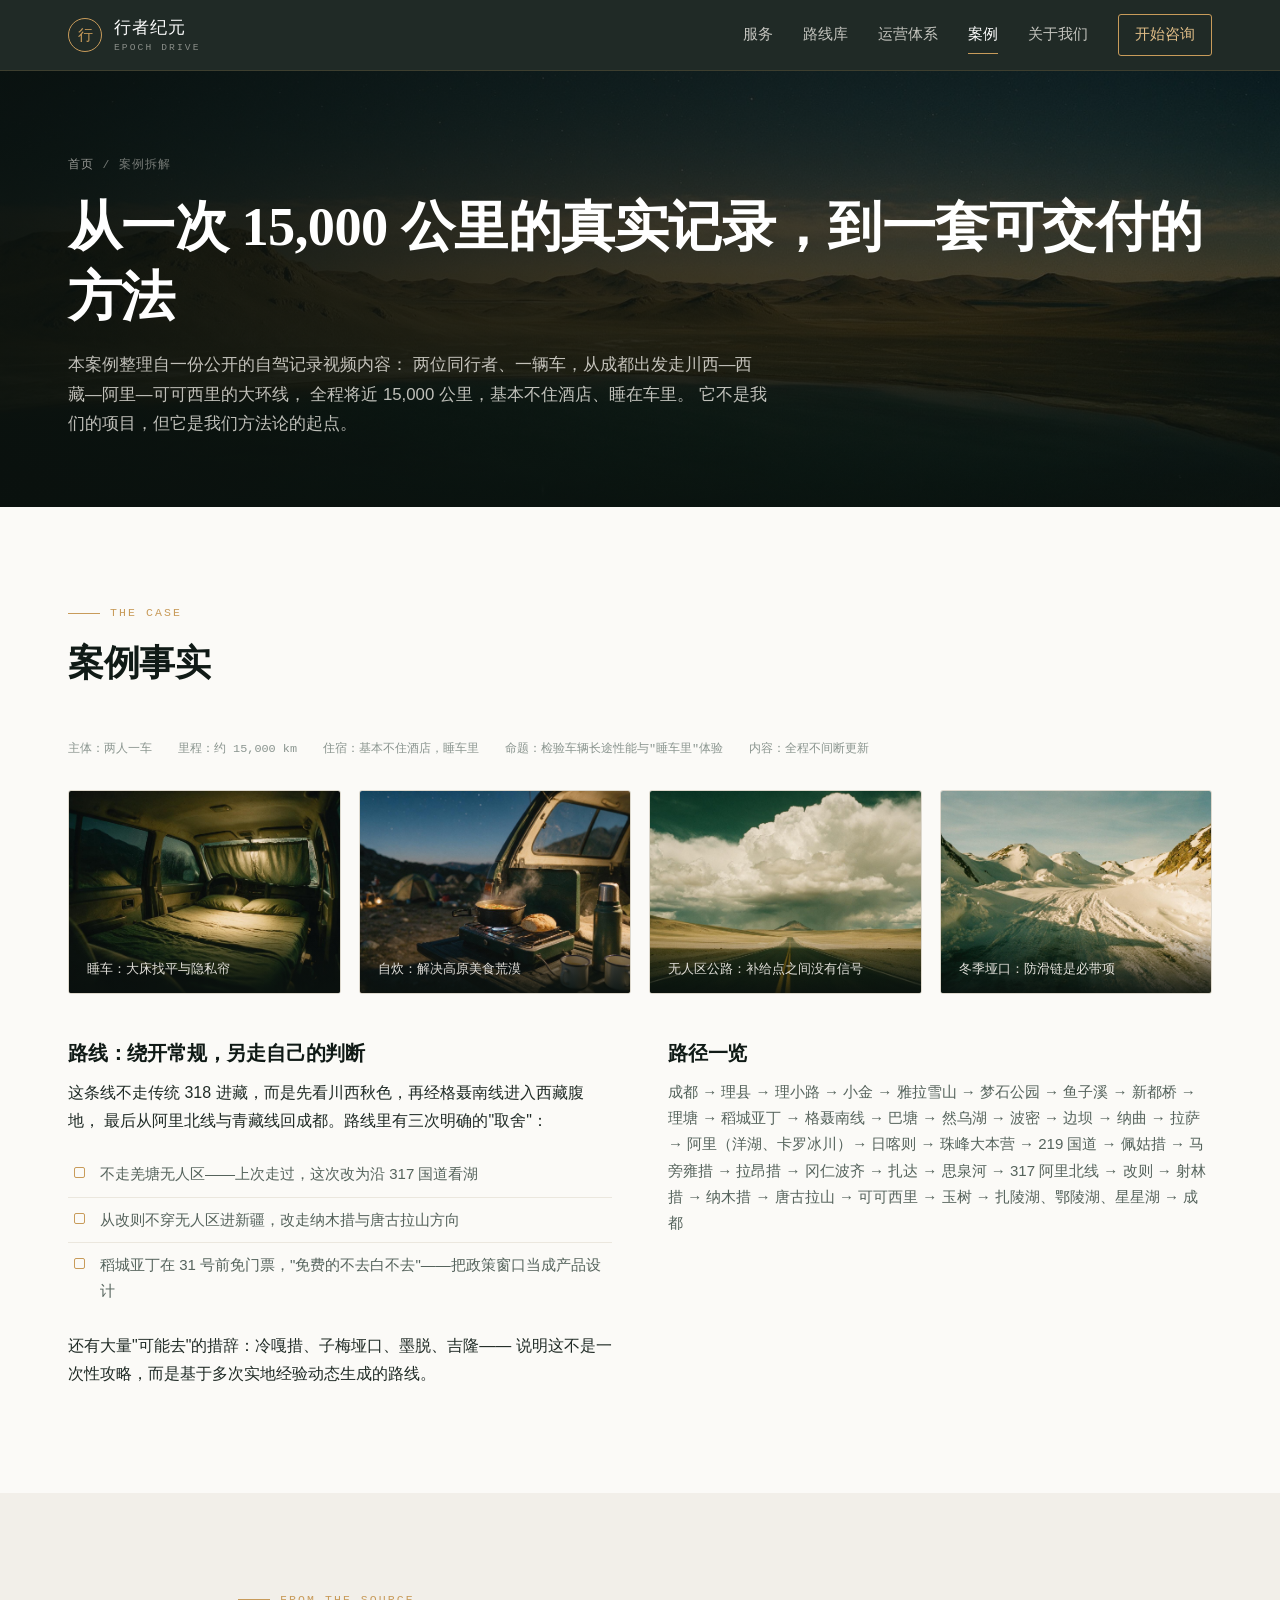
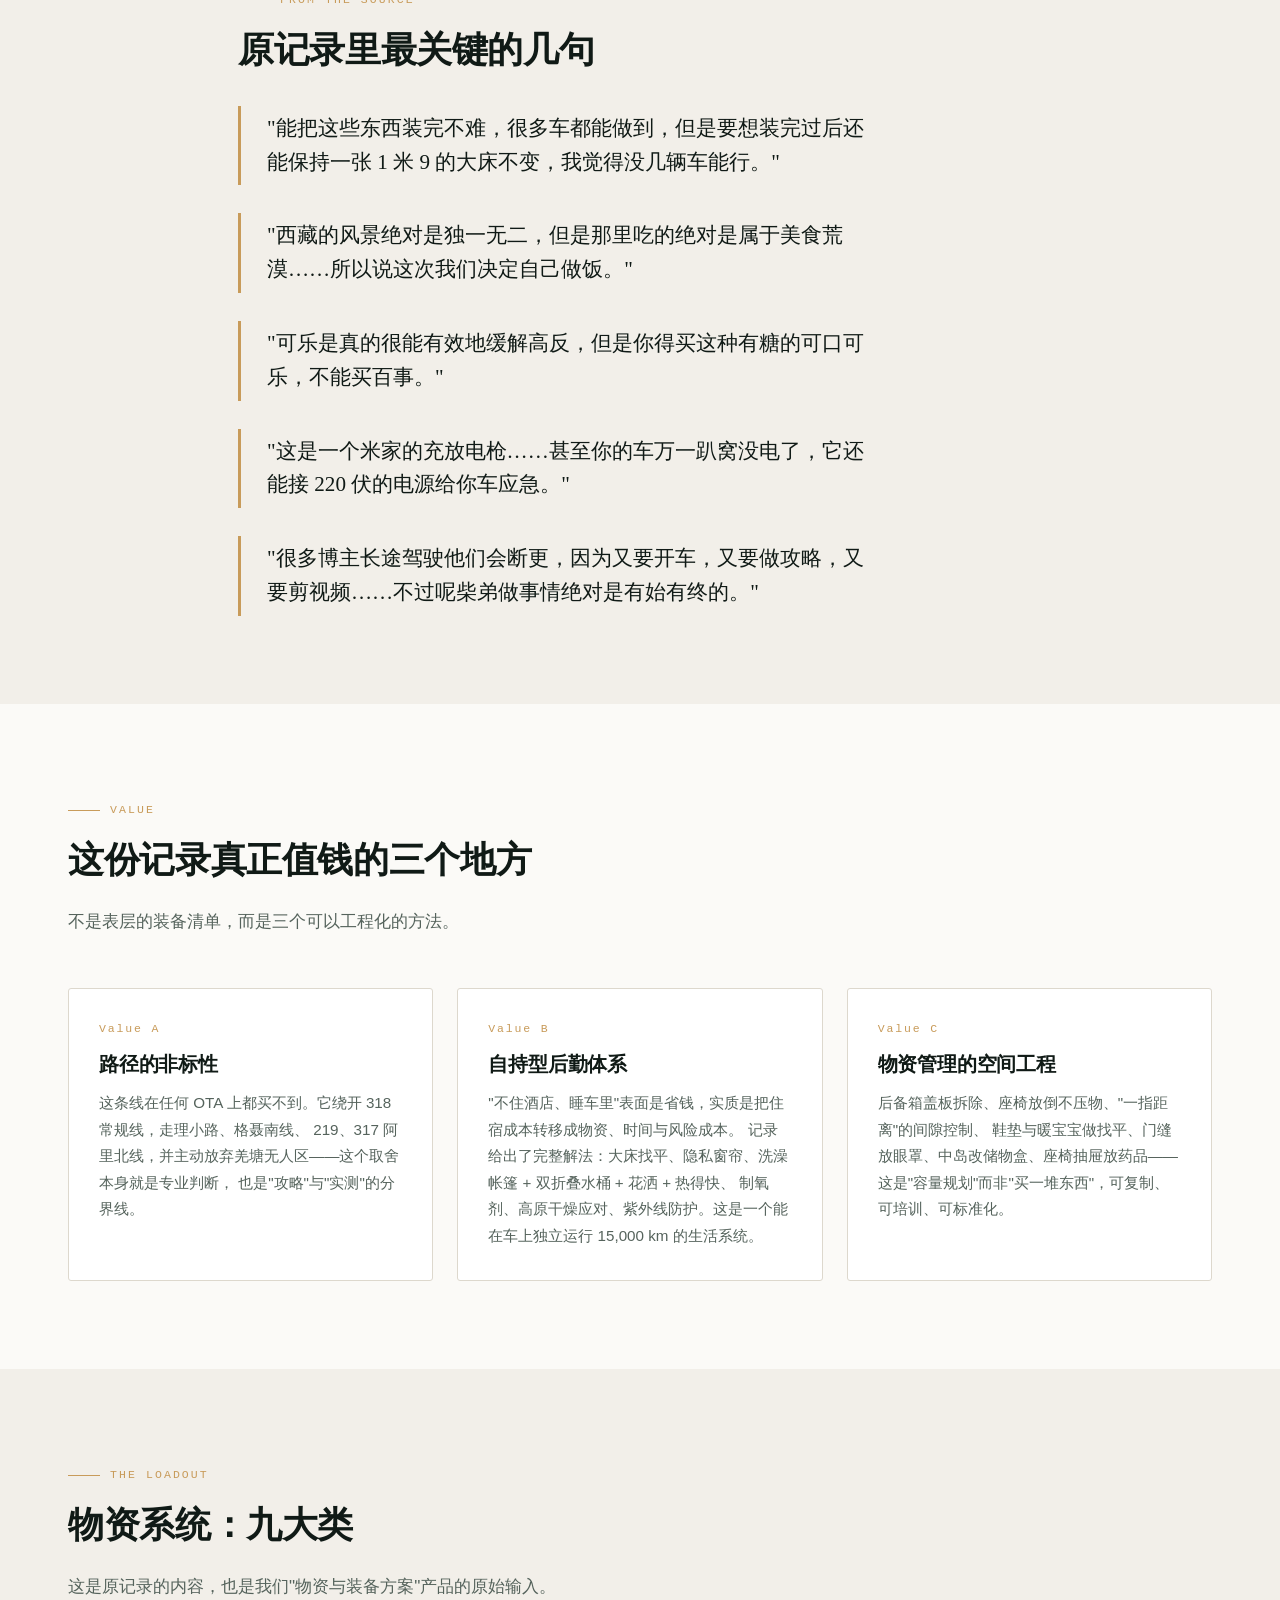
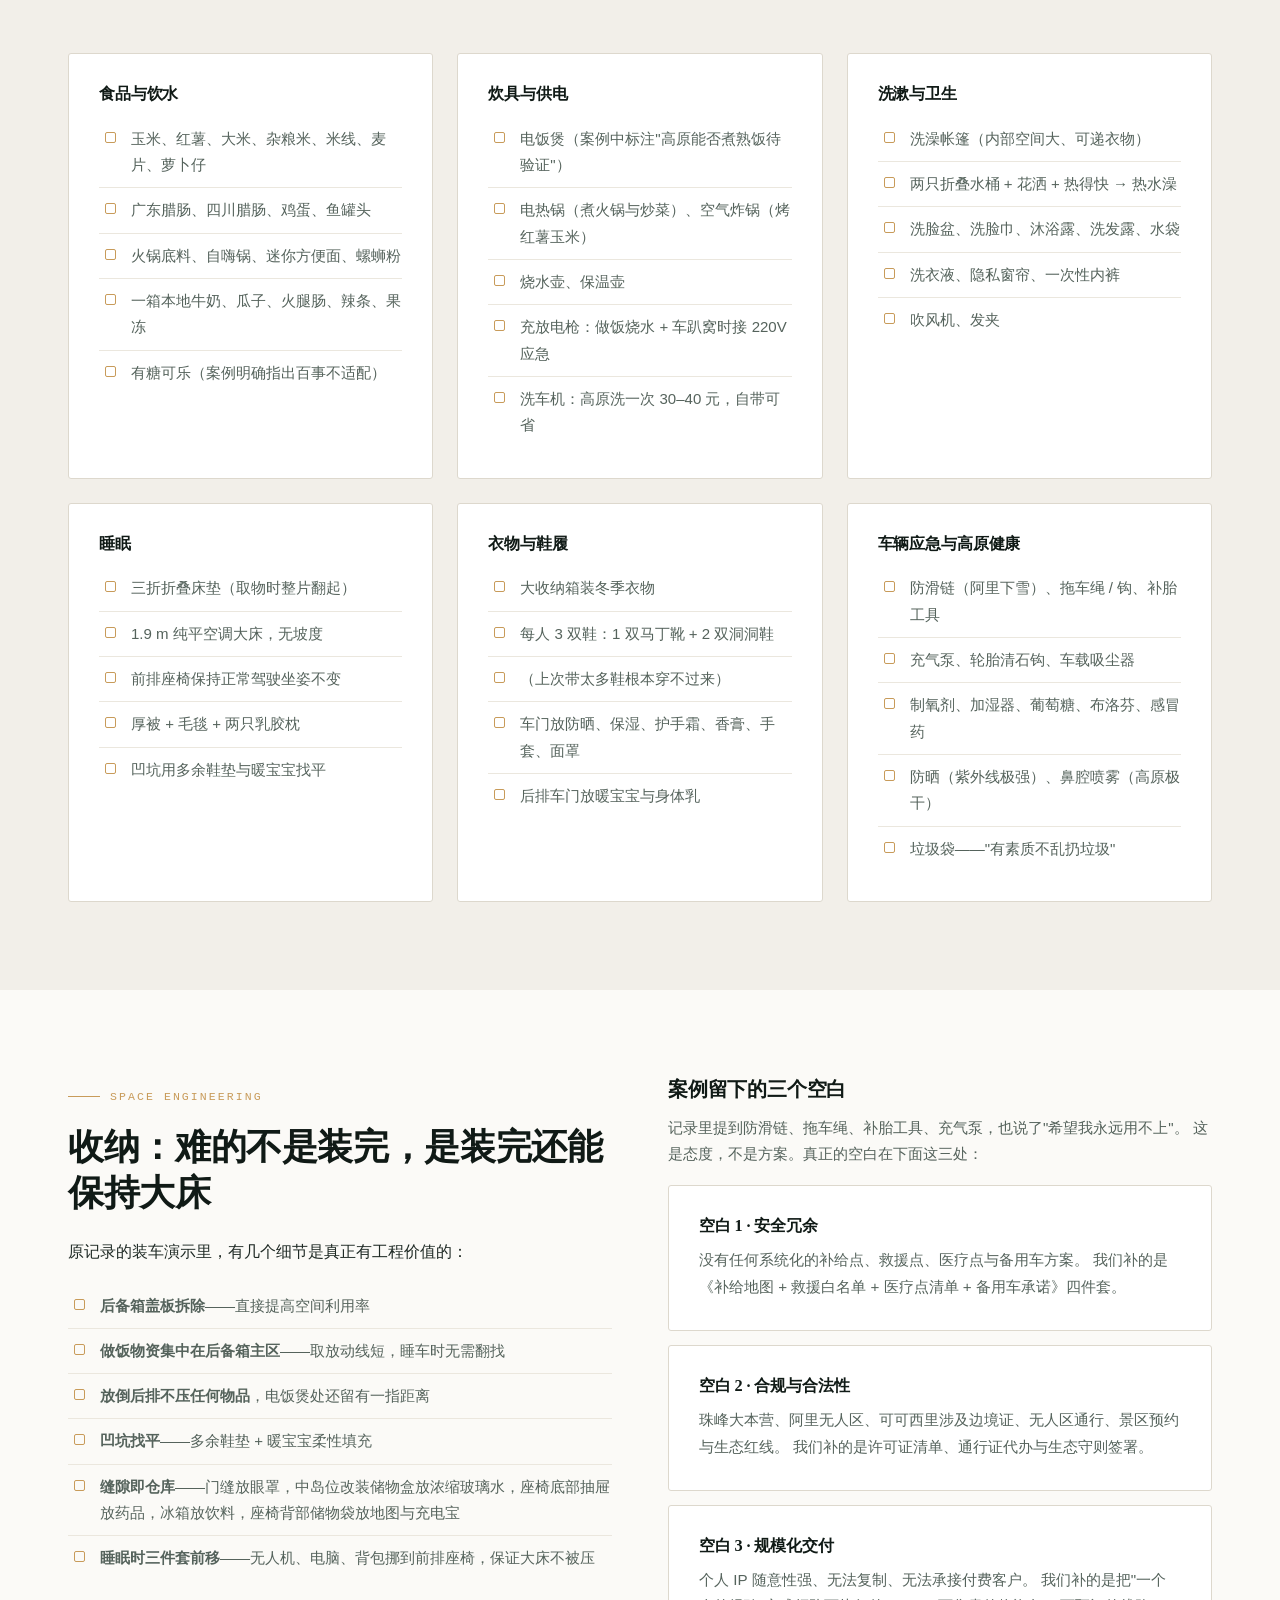
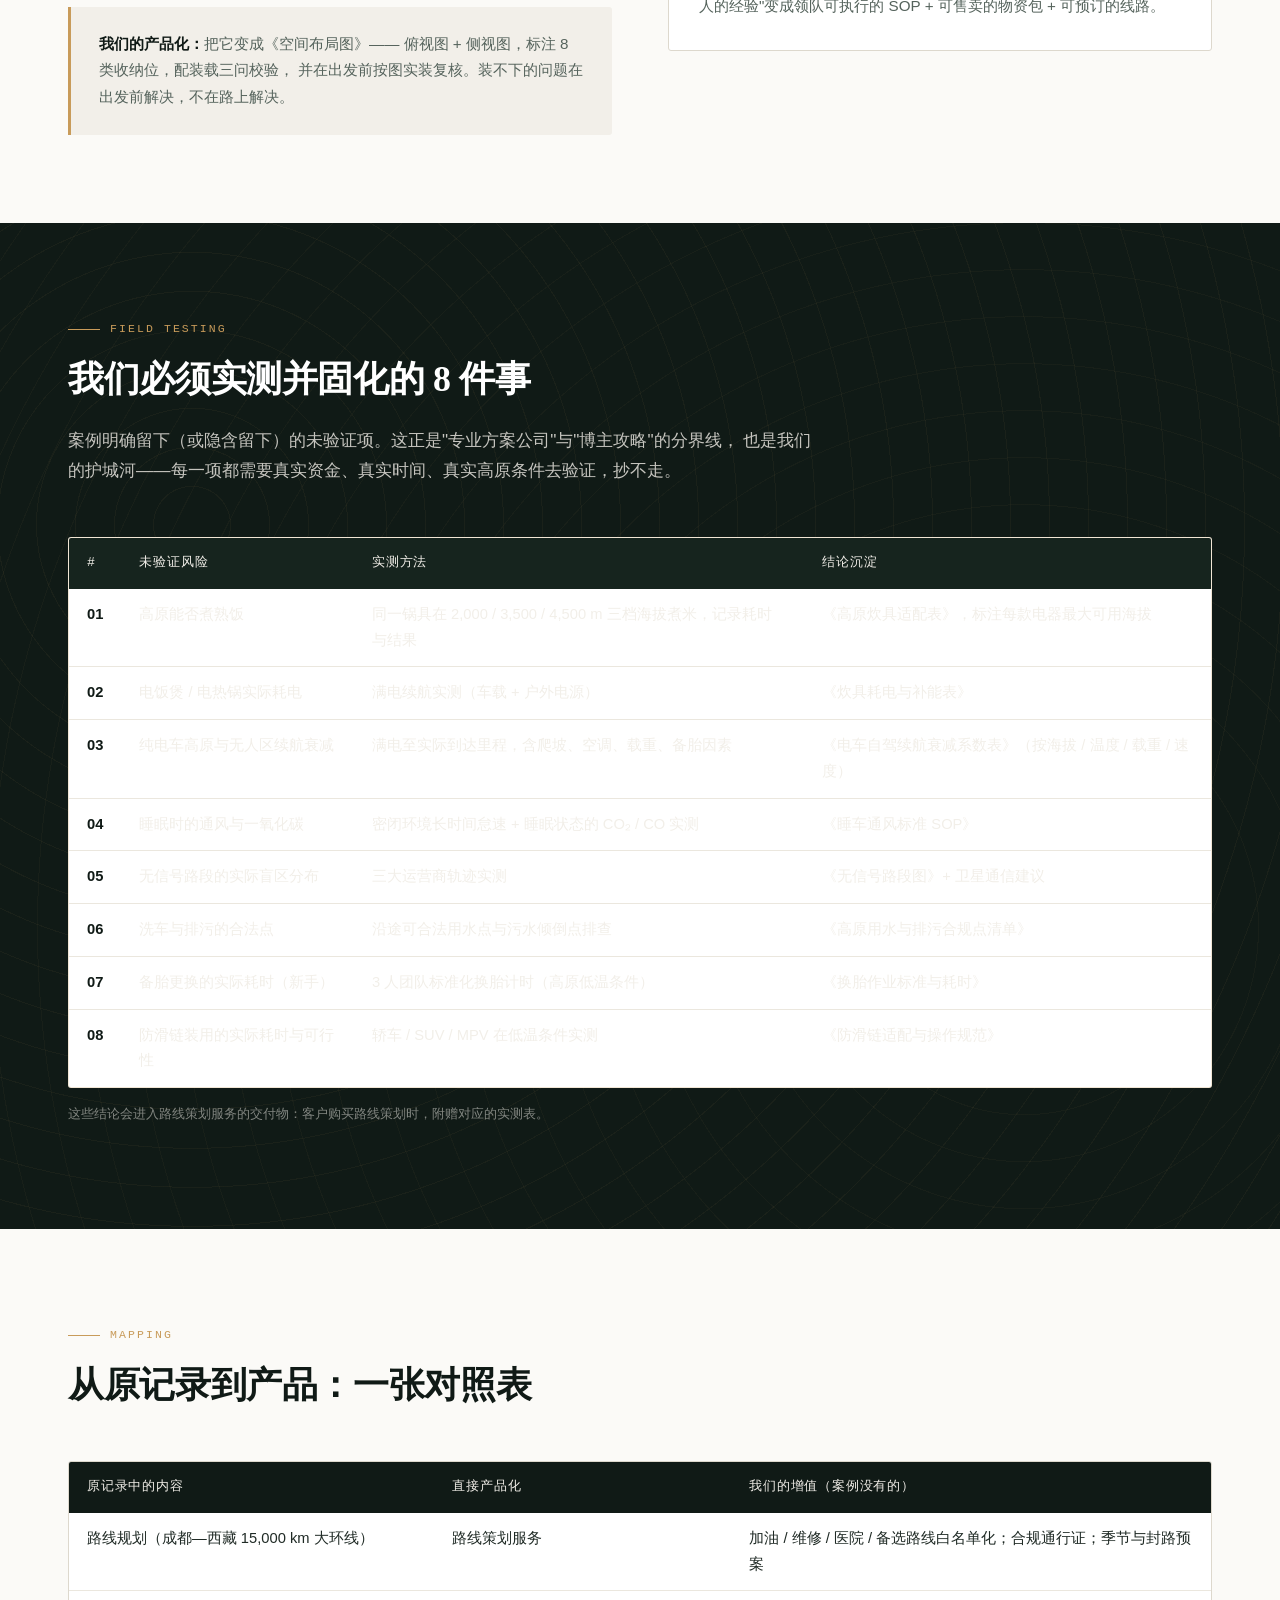
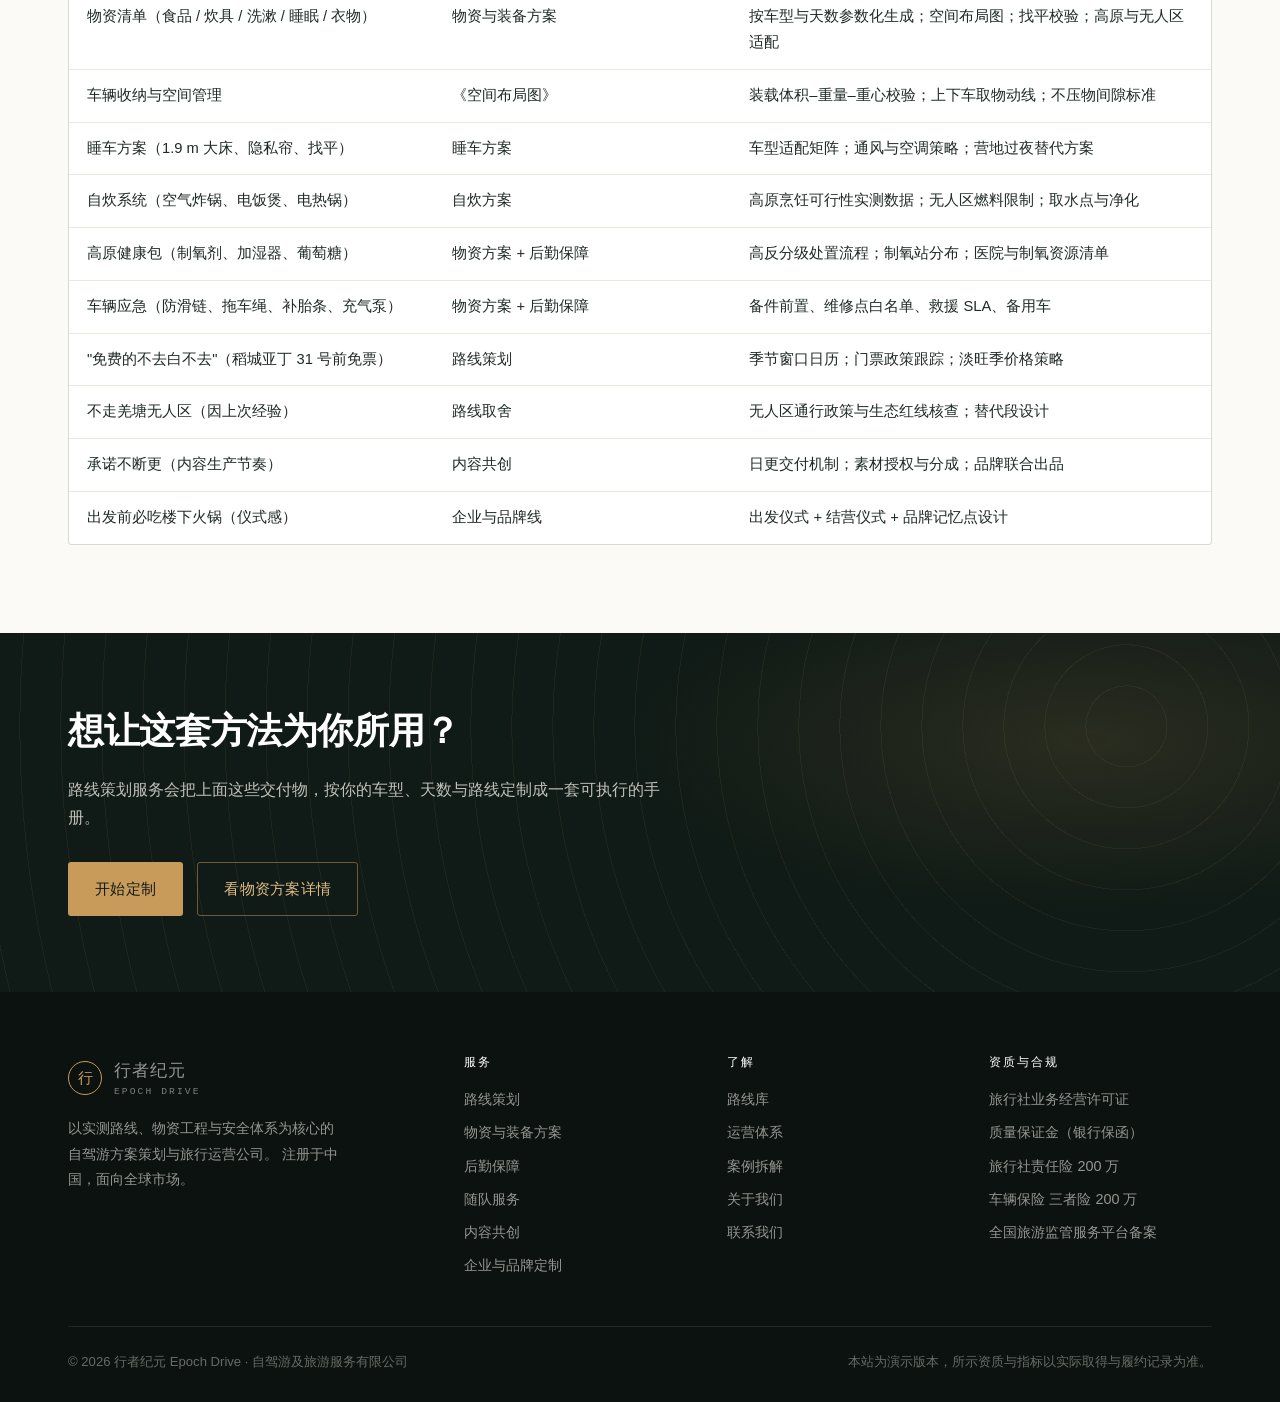
<file: case-study.html>
<!DOCTYPE html>
<html lang="zh-CN">
<head>
<meta charset="UTF-8">
<meta name="viewport" content="width=device-width, initial-scale=1">
<title>案例拆解 · 行者纪元 Epoch Drive</title>
<meta name="description" content="从一份两人一车、15,000 公里西藏大环线的真实自驾记录，到一套可售卖的专业方案：完整拆解物资、收纳、高原健康与路线取舍，并列出案例留下的空白与我们补齐的方式。">
<link rel="stylesheet" href="assets/styles.css">
<noscript><style>
.card,.product,.route,.step,.band-cell,.hero-stat{opacity:1 !important;transform:none !important}
</style></noscript>
</head>
<body>
<a class="skip-link" href="#main">跳到主要内容</a>

<header class="site-header">
  <div class="wrap">
    <a class="brand" href="index.html">
      <span class="brand-mark" aria-hidden="true">行</span>
      <span>
        <span class="brand-name">行者纪元</span>
        <span class="brand-sub">Epoch Drive</span>
      </span>
    </a>
    <button class="nav-toggle" aria-label="打开导航菜单" aria-expanded="false">≡</button>
    <nav class="nav" aria-label="主导航">
      <a href="services.html">服务</a>
      <a href="routes.html">路线库</a>
      <a href="operations.html">运营体系</a>
      <a href="case-study.html">案例</a>
      <a href="about.html">关于我们</a>
      <a href="contact.html" class="nav-cta">开始咨询</a>
    </nav>
  </div>
</header>

<main id="main">

  <section class="page-head">
    <div class="page-head-photo" data-bg="assets/img/hero_plateau.jpg" role="presentation"></div>
    <div class="wrap">
      <div class="breadcrumb"><a href="index.html">首页</a> / 案例拆解</div>
      <h1>从一次 15,000 公里的真实记录，到一套可交付的方法</h1>
      <p>
        本案例整理自一份公开的自驾记录视频内容：
        两位同行者、一辆车，从成都出发走川西—西藏—阿里—可可西里的大环线，
        全程将近 15,000 公里，基本不住酒店、睡在车里。
        它不是我们的项目，但它是我们方法论的起点。
      </p>
    </div>
  </section>

  <!-- ===== 案例事实 ===== -->
  <section class="section">
    <div class="wrap">
      <div class="section-head">
        <span class="eyebrow">The case</span>
        <h2>案例事实</h2>
      </div>

      <div class="case-meta">
        <span>主体：两人一车</span>
        <span>里程：约 15,000 km</span>
        <span>住宿：基本不住酒店，睡车里</span>
        <span>命题：检验车辆长途性能与"睡车里"体验</span>
        <span>内容：全程不间断更新</span>
      </div>

      <figure class="photo-grid g4" style="margin-bottom:48px">
        <div class="photo ph">
          <img src="assets/img/case_camp_life.jpg" alt="车内改装的纯平睡床，夜里亮着阅读灯" loading="lazy">
          <figcaption>睡车：大床找平与隐私帘</figcaption>
        </div>
        <div class="photo ph">
          <img src="assets/img/case_cooking.jpg" alt="高原营地在车尾煮热汤，保温壶与搪瓷杯在旁边" loading="lazy">
          <figcaption>自炊：解决高原美食荒漠</figcaption>
        </div>
        <div class="photo ph">
          <img src="assets/img/case_highway.jpg" alt="笔直穿过高原的公路，消失在地平线" loading="lazy">
          <figcaption>无人区公路：补给点之间没有信号</figcaption>
        </div>
        <div class="photo ph">
          <img src="assets/img/case_cold.jpg" alt="冬季雪山垭口，路面覆雪" loading="lazy">
          <figcaption>冬季垭口：防滑链是必带项</figcaption>
        </div>
      </figure>

      <div class="grid grid-2" style="gap:56px">
        <div>
          <h3>路线：绕开常规，另走自己的判断</h3>
          <p>
            这条线不走传统 318 进藏，而是先看川西秋色，再经格聂南线进入西藏腹地，
            最后从阿里北线与青藏线回成都。路线里有三次明确的"取舍"：
          </p>
          <ul class="check" style="margin-top:14px">
            <li>不走羌塘无人区——上次走过，这次改为沿 317 国道看湖</li>
            <li>从改则不穿无人区进新疆，改走纳木措与唐古拉山方向</li>
            <li>稻城亚丁在 31 号前免门票，"免费的不去白不去"——把政策窗口当成产品设计</li>
          </ul>
          <p style="margin-top:18px">
            还有大量"可能去"的措辞：冷嘎措、子梅垭口、墨脱、吉隆——
            说明这不是一次性攻略，而是基于多次实地经验动态生成的路线。
          </p>
        </div>

        <div>
          <h3>路径一览</h3>
          <p style="font-size:.94rem;color:var(--text-2)">
            成都 → 理县 → 理小路 → 小金 → 雅拉雪山 → 梦石公园 → 鱼子溪 → 新都桥
            → 理塘 → 稻城亚丁 → 格聂南线 → 巴塘 → 然乌湖 → 波密 → 边坝
            → 纳曲 → 拉萨 → 阿里（洋湖、卡罗冰川）→ 日喀则 → 珠峰大本营
            → 219 国道 → 佩姑措 → 马旁雍措 → 拉昂措 → 冈仁波齐 → 扎达
            → 思泉河 → 317 阿里北线 → 改则 → 射林措 → 纳木措 → 唐古拉山
            → 可可西里 → 玉树 → 扎陵湖、鄂陵湖、星星湖 → 成都
          </p>
        </div>
      </div>
    </div>
  </section>

  <!-- ===== 金句 ===== -->
  <section class="section section-sand">
    <div class="wrap wrap-narrow">
      <span class="eyebrow">From the source</span>
      <h2 style="margin-bottom:32px">原记录里最关键的几句</h2>

      <p class="case-quote">
        "能把这些东西装完不难，很多车都能做到，但是要想装完过后还能保持一张 1 米 9 的大床不变，我觉得没几辆车能行。"
      </p>
      <p class="case-quote">
        "西藏的风景绝对是独一无二，但是那里吃的绝对是属于美食荒漠……所以说这次我们决定自己做饭。"
      </p>
      <p class="case-quote">
        "可乐是真的很能有效地缓解高反，但是你得买这种有糖的可口可乐，不能买百事。"
      </p>
      <p class="case-quote">
        "这是一个米家的充放电枪……甚至你的车万一趴窝没电了，它还能接 220 伏的电源给你车应急。"
      </p>
      <p class="case-quote" style="margin-bottom:0">
        "很多博主长途驾驶他们会断更，因为又要开车，又要做攻略，又要剪视频……不过呢柴弟做事情绝对是有始有终的。"
      </p>
    </div>
  </section>

  <!-- ===== 三大价值点 ===== -->
  <section class="section">
    <div class="wrap">
      <div class="section-head">
        <span class="eyebrow">Value</span>
        <h2>这份记录真正值钱的三个地方</h2>
        <p class="lede">不是表层的装备清单，而是三个可以工程化的方法。</p>
      </div>

      <div class="grid grid-3">
        <article class="card">
          <span class="card-num">Value A</span>
          <h3>路径的非标性</h3>
          <p>
            这条线在任何 OTA 上都买不到。它绕开 318 常规线，走理小路、格聂南线、
            219、317 阿里北线，并主动放弃羌塘无人区——这个取舍本身就是专业判断，
            也是"攻略"与"实测"的分界线。
          </p>
        </article>
        <article class="card">
          <span class="card-num">Value B</span>
          <h3>自持型后勤体系</h3>
          <p>
            "不住酒店、睡车里"表面是省钱，实质是把住宿成本转移成物资、时间与风险成本。
            记录给出了完整解法：大床找平、隐私窗帘、洗澡帐篷 + 双折叠水桶 + 花洒 + 热得快、
            制氧剂、高原干燥应对、紫外线防护。这是一个能在车上独立运行 15,000 km 的生活系统。
          </p>
        </article>
        <article class="card">
          <span class="card-num">Value C</span>
          <h3>物资管理的空间工程</h3>
          <p>
            后备箱盖板拆除、座椅放倒不压物、"一指距离"的间隙控制、
            鞋垫与暖宝宝做找平、门缝放眼罩、中岛改储物盒、座椅抽屉放药品——
            这是"容量规划"而非"买一堆东西"，可复制、可培训、可标准化。
          </p>
        </article>
      </div>
    </div>
  </section>

  <!-- ===== 物资清单 ===== -->
  <section class="section section-sand">
    <div class="wrap">
      <div class="section-head">
        <span class="eyebrow">The loadout</span>
        <h2>物资系统：九大类</h2>
        <p class="lede">这是原记录的内容，也是我们"物资与装备方案"产品的原始输入。</p>
      </div>

      <div class="grid grid-3">
        <div class="card">
          <h4>食品与饮水</h4>
          <ul class="check" style="margin-top:12px;font-size:.9rem">
            <li>玉米、红薯、大米、杂粮米、米线、麦片、萝卜仔</li>
            <li>广东腊肠、四川腊肠、鸡蛋、鱼罐头</li>
            <li>火锅底料、自嗨锅、迷你方便面、螺蛳粉</li>
            <li>一箱本地牛奶、瓜子、火腿肠、辣条、果冻</li>
            <li>有糖可乐（案例明确指出百事不适配）</li>
          </ul>
        </div>
        <div class="card">
          <h4>炊具与供电</h4>
          <ul class="check" style="margin-top:12px;font-size:.9rem">
            <li>电饭煲（案例中标注"高原能否煮熟饭待验证"）</li>
            <li>电热锅（煮火锅与炒菜）、空气炸锅（烤红薯玉米）</li>
            <li>烧水壶、保温壶</li>
            <li>充放电枪：做饭烧水 + 车趴窝时接 220V 应急</li>
            <li>洗车机：高原洗一次 30–40 元，自带可省</li>
          </ul>
        </div>
        <div class="card">
          <h4>洗漱与卫生</h4>
          <ul class="check" style="margin-top:12px;font-size:.9rem">
            <li>洗澡帐篷（内部空间大、可递衣物）</li>
            <li>两只折叠水桶 + 花洒 + 热得快 → 热水澡</li>
            <li>洗脸盆、洗脸巾、沐浴露、洗发露、水袋</li>
            <li>洗衣液、隐私窗帘、一次性内裤</li>
            <li>吹风机、发夹</li>
          </ul>
        </div>
        <div class="card">
          <h4>睡眠</h4>
          <ul class="check" style="margin-top:12px;font-size:.9rem">
            <li>三折折叠床垫（取物时整片翻起）</li>
            <li>1.9 m 纯平空调大床，无坡度</li>
            <li>前排座椅保持正常驾驶坐姿不变</li>
            <li>厚被 + 毛毯 + 两只乳胶枕</li>
            <li>凹坑用多余鞋垫与暖宝宝找平</li>
          </ul>
        </div>
        <div class="card">
          <h4>衣物与鞋履</h4>
          <ul class="check" style="margin-top:12px;font-size:.9rem">
            <li>大收纳箱装冬季衣物</li>
            <li>每人 3 双鞋：1 双马丁靴 + 2 双洞洞鞋</li>
            <li>（上次带太多鞋根本穿不过来）</li>
            <li>车门放防晒、保湿、护手霜、香膏、手套、面罩</li>
            <li>后排车门放暖宝宝与身体乳</li>
          </ul>
        </div>
        <div class="card">
          <h4>车辆应急与高原健康</h4>
          <ul class="check" style="margin-top:12px;font-size:.9rem">
            <li>防滑链（阿里下雪）、拖车绳 / 钩、补胎工具</li>
            <li>充气泵、轮胎清石钩、车载吸尘器</li>
            <li>制氧剂、加湿器、葡萄糖、布洛芬、感冒药</li>
            <li>防晒（紫外线极强）、鼻腔喷雾（高原极干）</li>
            <li>垃圾袋——"有素质不乱扔垃圾"</li>
          </ul>
        </div>
      </div>
    </div>
  </section>

  <!-- ===== 空间工程 ===== -->
  <section class="section">
    <div class="wrap">
      <div class="grid grid-2" style="gap:56px;align-items:start">
        <div>
          <span class="eyebrow">Space engineering</span>
          <h2>收纳：难的不是装完，是装完还能保持大床</h2>
          <p>
            原记录的装车演示里，有几个细节是真正有工程价值的：
          </p>
          <ul class="check" style="margin-top:16px">
            <li><strong>后备箱盖板拆除</strong>——直接提高空间利用率</li>
            <li><strong>做饭物资集中在后备箱主区</strong>——取放动线短，睡车时无需翻找</li>
            <li><strong>放倒后排不压任何物品</strong>，电饭煲处还留有一指距离</li>
            <li><strong>凹坑找平</strong>——多余鞋垫 + 暖宝宝柔性填充</li>
            <li><strong>缝隙即仓库</strong>——门缝放眼罩，中岛位改装储物盒放浓缩玻璃水，座椅底部抽屉放药品，冰箱放饮料，座椅背部储物袋放地图与充电宝</li>
            <li><strong>睡眠时三件套前移</strong>——无人机、电脑、背包挪到前排座椅，保证大床不被压</li>
          </ul>
          <div class="callout" style="margin-top:26px">
            <p>
              <strong>我们的产品化：</strong>把它变成《空间布局图》——
              俯视图 + 侧视图，标注 8 类收纳位，配装载三问校验，
              并在出发前按图实装复核。装不下的问题在出发前解决，不在路上解决。
            </p>
          </div>
        </div>

        <div>
          <h3>案例留下的三个空白</h3>
          <p style="font-size:.94rem;color:var(--text-2)">
            记录里提到防滑链、拖车绳、补胎工具、充气泵，也说了"希望我永远用不上"。
            这是态度，不是方案。真正的空白在下面这三处：
          </p>

          <div class="card" style="margin-top:18px">
            <h4>空白 1 · 安全冗余</h4>
            <p>
              没有任何系统化的补给点、救援点、医疗点与备用车方案。
              我们补的是《补给地图 + 救援白名单 + 医疗点清单 + 备用车承诺》四件套。
            </p>
          </div>
          <div class="card" style="margin-top:14px">
            <h4>空白 2 · 合规与合法性</h4>
            <p>
              珠峰大本营、阿里无人区、可可西里涉及边境证、无人区通行、景区预约与生态红线。
              我们补的是许可证清单、通行证代办与生态守则签署。
            </p>
          </div>
          <div class="card" style="margin-top:14px">
            <h4>空白 3 · 规模化交付</h4>
            <p>
              个人 IP 随意性强、无法复制、无法承接付费客户。
              我们补的是把"一个人的经验"变成领队可执行的 SOP + 可售卖的物资包 + 可预订的线路。
            </p>
          </div>
        </div>
      </div>
    </div>
  </section>

  <!-- ===== 8 项实测 ===== -->
  <section class="section section-ink topo">
    <div class="wrap">
      <div class="section-head">
        <span class="eyebrow">Field testing</span>
        <h2>我们必须实测并固化的 8 件事</h2>
        <p class="lede">
          案例明确留下（或隐含留下）的未验证项。这正是"专业方案公司"与"博主攻略"的分界线，
          也是我们的护城河——每一项都需要真实资金、真实时间、真实高原条件去验证，抄不走。
        </p>
      </div>

      <div class="table-wrap" style="border-color:rgba(200,155,90,.25)">
        <table>
          <thead>
            <tr>
              <th style="width:44px;background:#16241e">#</th>
              <th style="background:#16241e">未验证风险</th>
              <th style="background:#16241e">实测方法</th>
              <th style="background:#16241e">结论沉淀</th>
            </tr>
          </thead>
          <tbody>
            <tr><td><strong>01</strong></td><td>高原能否煮熟饭</td><td>同一锅具在 2,000 / 3,500 / 4,500 m 三档海拔煮米，记录耗时与结果</td><td>《高原炊具适配表》，标注每款电器最大可用海拔</td></tr>
            <tr><td><strong>02</strong></td><td>电饭煲 / 电热锅实际耗电</td><td>满电续航实测（车载 + 户外电源）</td><td>《炊具耗电与补能表》</td></tr>
            <tr><td><strong>03</strong></td><td>纯电车高原与无人区续航衰减</td><td>满电至实际到达里程，含爬坡、空调、载重、备胎因素</td><td>《电车自驾续航衰减系数表》（按海拔 / 温度 / 载重 / 速度）</td></tr>
            <tr><td><strong>04</strong></td><td>睡眠时的通风与一氧化碳</td><td>密闭环境长时间怠速 + 睡眠状态的 CO₂ / CO 实测</td><td>《睡车通风标准 SOP》</td></tr>
            <tr><td><strong>05</strong></td><td>无信号路段的实际盲区分布</td><td>三大运营商轨迹实测</td><td>《无信号路段图》+ 卫星通信建议</td></tr>
            <tr><td><strong>06</strong></td><td>洗车与排污的合法点</td><td>沿途可合法用水点与污水倾倒点排查</td><td>《高原用水与排污合规点清单》</td></tr>
            <tr><td><strong>07</strong></td><td>备胎更换的实际耗时（新手）</td><td>3 人团队标准化换胎计时（高原低温条件）</td><td>《换胎作业标准与耗时》</td></tr>
            <tr><td><strong>08</strong></td><td>防滑链装用的实际耗时与可行性</td><td>轿车 / SUV / MPV 在低温条件实测</td><td>《防滑链适配与操作规范》</td></tr>
          </tbody>
        </table>
      </div>
      <p class="table-note" style="color:rgba(242,239,233,.5)">
        这些结论会进入路线策划服务的交付物：客户购买路线策划时，附赠对应的实测表。
      </p>
    </div>
  </section>

  <!-- ===== 对照 ===== -->
  <section class="section">
    <div class="wrap">
      <div class="section-head">
        <span class="eyebrow">Mapping</span>
        <h2>从原记录到产品：一张对照表</h2>
      </div>
      <div class="table-wrap">
        <table>
          <thead><tr><th style="width:32%">原记录中的内容</th><th style="width:26%">直接产品化</th><th>我们的增值（案例没有的）</th></tr></thead>
          <tbody>
            <tr><td>路线规划（成都—西藏 15,000 km 大环线）</td><td>路线策划服务</td><td>加油 / 维修 / 医院 / 备选路线白名单化；合规通行证；季节与封路预案</td></tr>
            <tr><td>物资清单（食品 / 炊具 / 洗漱 / 睡眠 / 衣物）</td><td>物资与装备方案</td><td>按车型与天数参数化生成；空间布局图；找平校验；高原与无人区适配</td></tr>
            <tr><td>车辆收纳与空间管理</td><td>《空间布局图》</td><td>装载体积–重量–重心校验；上下车取物动线；不压物间隙标准</td></tr>
            <tr><td>睡车方案（1.9 m 大床、隐私帘、找平）</td><td>睡车方案</td><td>车型适配矩阵；通风与空调策略；营地过夜替代方案</td></tr>
            <tr><td>自炊系统（空气炸锅、电饭煲、电热锅）</td><td>自炊方案</td><td>高原烹饪可行性实测数据；无人区燃料限制；取水点与净化</td></tr>
            <tr><td>高原健康包（制氧剂、加湿器、葡萄糖）</td><td>物资方案 + 后勤保障</td><td>高反分级处置流程；制氧站分布；医院与制氧资源清单</td></tr>
            <tr><td>车辆应急（防滑链、拖车绳、补胎条、充气泵）</td><td>物资方案 + 后勤保障</td><td>备件前置、维修点白名单、救援 SLA、备用车</td></tr>
            <tr><td>"免费的不去白不去"（稻城亚丁 31 号前免票）</td><td>路线策划</td><td>季节窗口日历；门票政策跟踪；淡旺季价格策略</td></tr>
            <tr><td>不走羌塘无人区（因上次经验）</td><td>路线取舍</td><td>无人区通行政策与生态红线核查；替代段设计</td></tr>
            <tr><td>承诺不断更（内容生产节奏）</td><td>内容共创</td><td>日更交付机制；素材授权与分成；品牌联合出品</td></tr>
            <tr><td>出发前必吃楼下火锅（仪式感）</td><td>企业与品牌线</td><td>出发仪式 + 结营仪式 + 品牌记忆点设计</td></tr>
          </tbody>
        </table>
      </div>
    </div>
  </section>

  <section class="cta-band">
    <div class="wrap">
      <h2>想让这套方法为你所用？</h2>
      <p>路线策划服务会把上面这些交付物，按你的车型、天数与路线定制成一套可执行的手册。</p>
      <div class="cta-actions">
        <a class="btn btn-primary" href="contact.html">开始定制</a>
        <a class="btn btn-ghost" href="services.html#p2">看物资方案详情</a>
      </div>
    </div>
  </section>

</main>

<footer class="site-footer">
  <div class="wrap">
    <div class="footer-grid">
      <div>
        <div class="footer-brand">
          <span class="brand-mark" aria-hidden="true">行</span>
          <span>
            <span class="brand-name">行者纪元</span>
            <span class="brand-sub">Epoch Drive</span>
          </span>
        </div>
        <p style="max-width:34ch">
          以实测路线、物资工程与安全体系为核心的自驾游方案策划与旅行运营公司。
          注册于中国，面向全球市场。
        </p>
      </div>
      <div>
        <h4>服务</h4>
        <ul>
          <li><a href="services.html#p1">路线策划</a></li>
          <li><a href="services.html#p2">物资与装备方案</a></li>
          <li><a href="services.html#p3">后勤保障</a></li>
          <li><a href="services.html#p4">随队服务</a></li>
          <li><a href="services.html#p5">内容共创</a></li>
          <li><a href="services.html#p6">企业与品牌定制</a></li>
        </ul>
      </div>
      <div>
        <h4>了解</h4>
        <ul>
          <li><a href="routes.html">路线库</a></li>
          <li><a href="operations.html">运营体系</a></li>
          <li><a href="case-study.html">案例拆解</a></li>
          <li><a href="about.html">关于我们</a></li>
          <li><a href="contact.html">联系我们</a></li>
        </ul>
      </div>
      <div>
        <h4>资质与合规</h4>
        <ul>
          <li>旅行社业务经营许可证</li>
          <li>质量保证金（银行保函）</li>
          <li>旅行社责任险 200 万</li>
          <li>车辆保险 三者险 200 万</li>
          <li>全国旅游监管服务平台备案</li>
        </ul>
      </div>
    </div>
    <div class="footer-bottom">
      <span>© 2026 行者纪元 Epoch Drive · 自驾游及旅游服务有限公司</span>
      <span>本站为演示版本，所示资质与指标以实际取得与履约记录为准。</span>
    </div>
  </div>
</footer>

<script src="assets/main.js"></script>
</body>
</html>
</file>
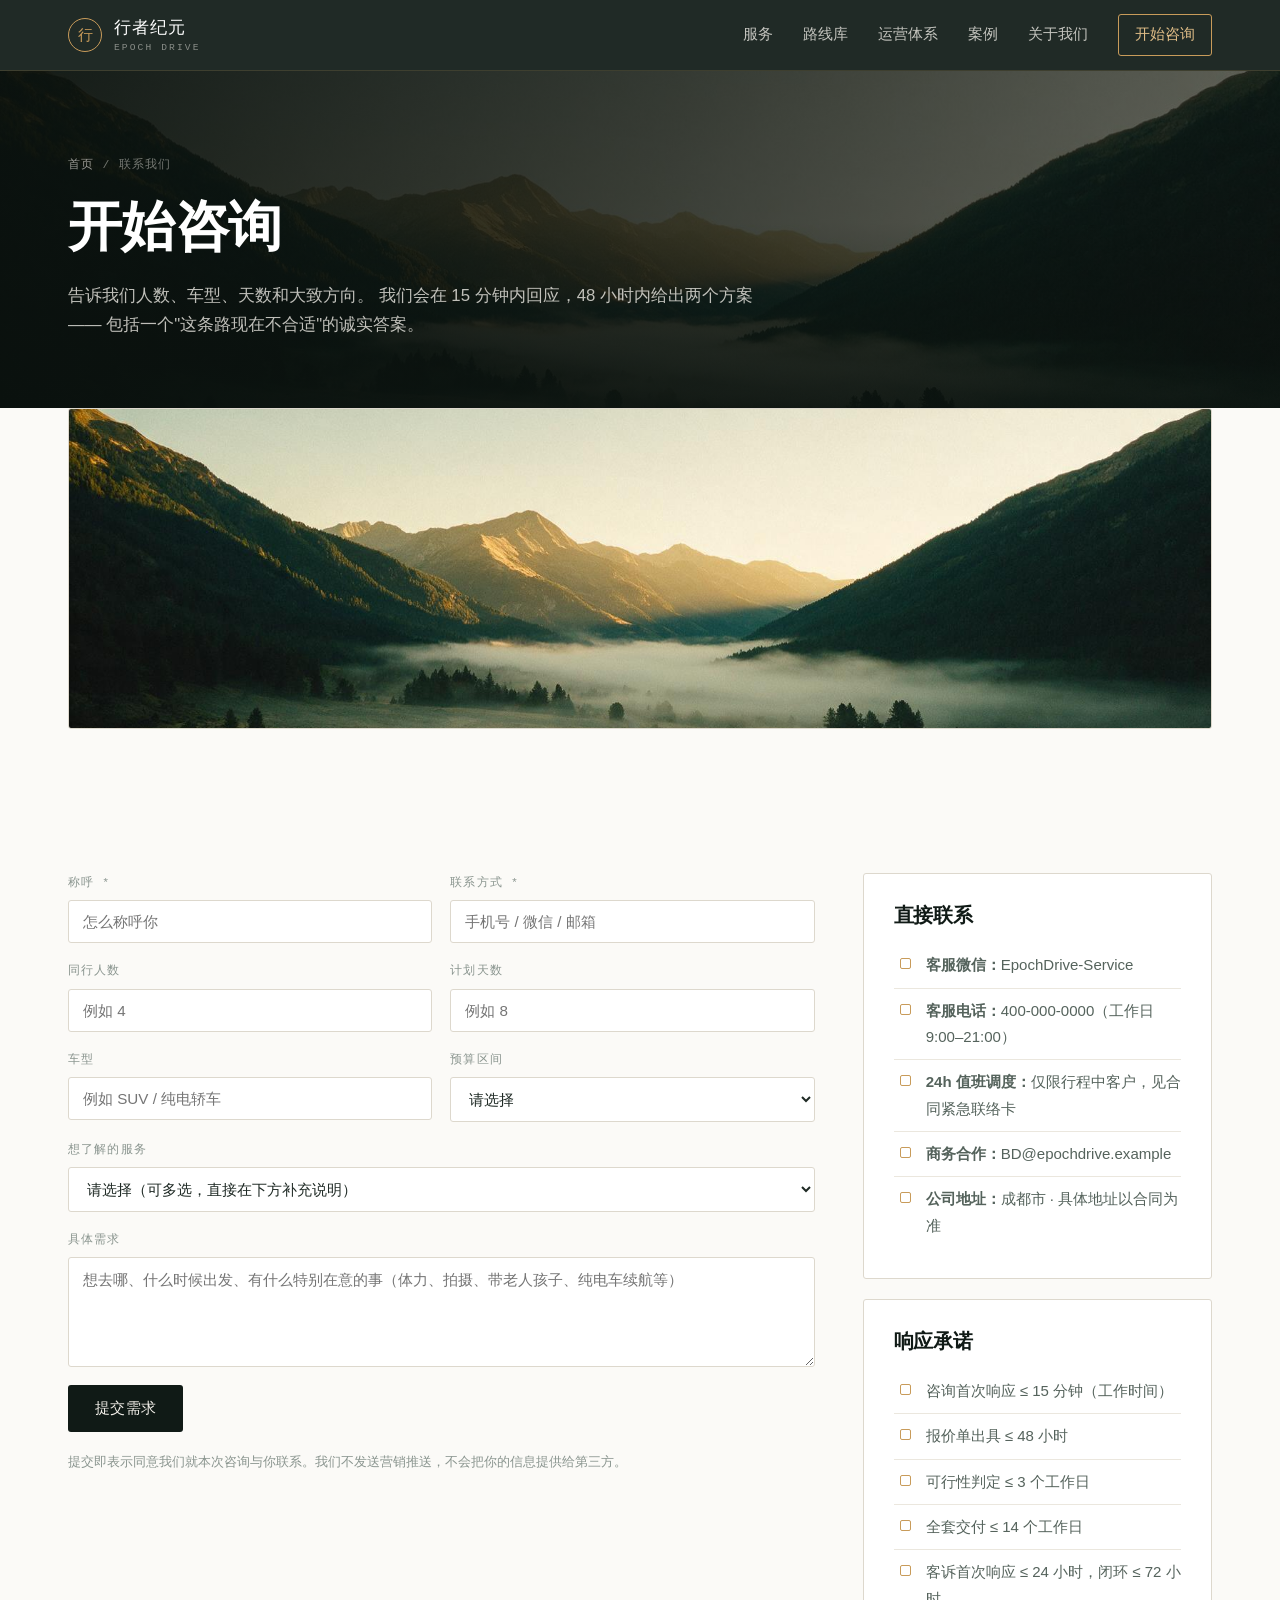
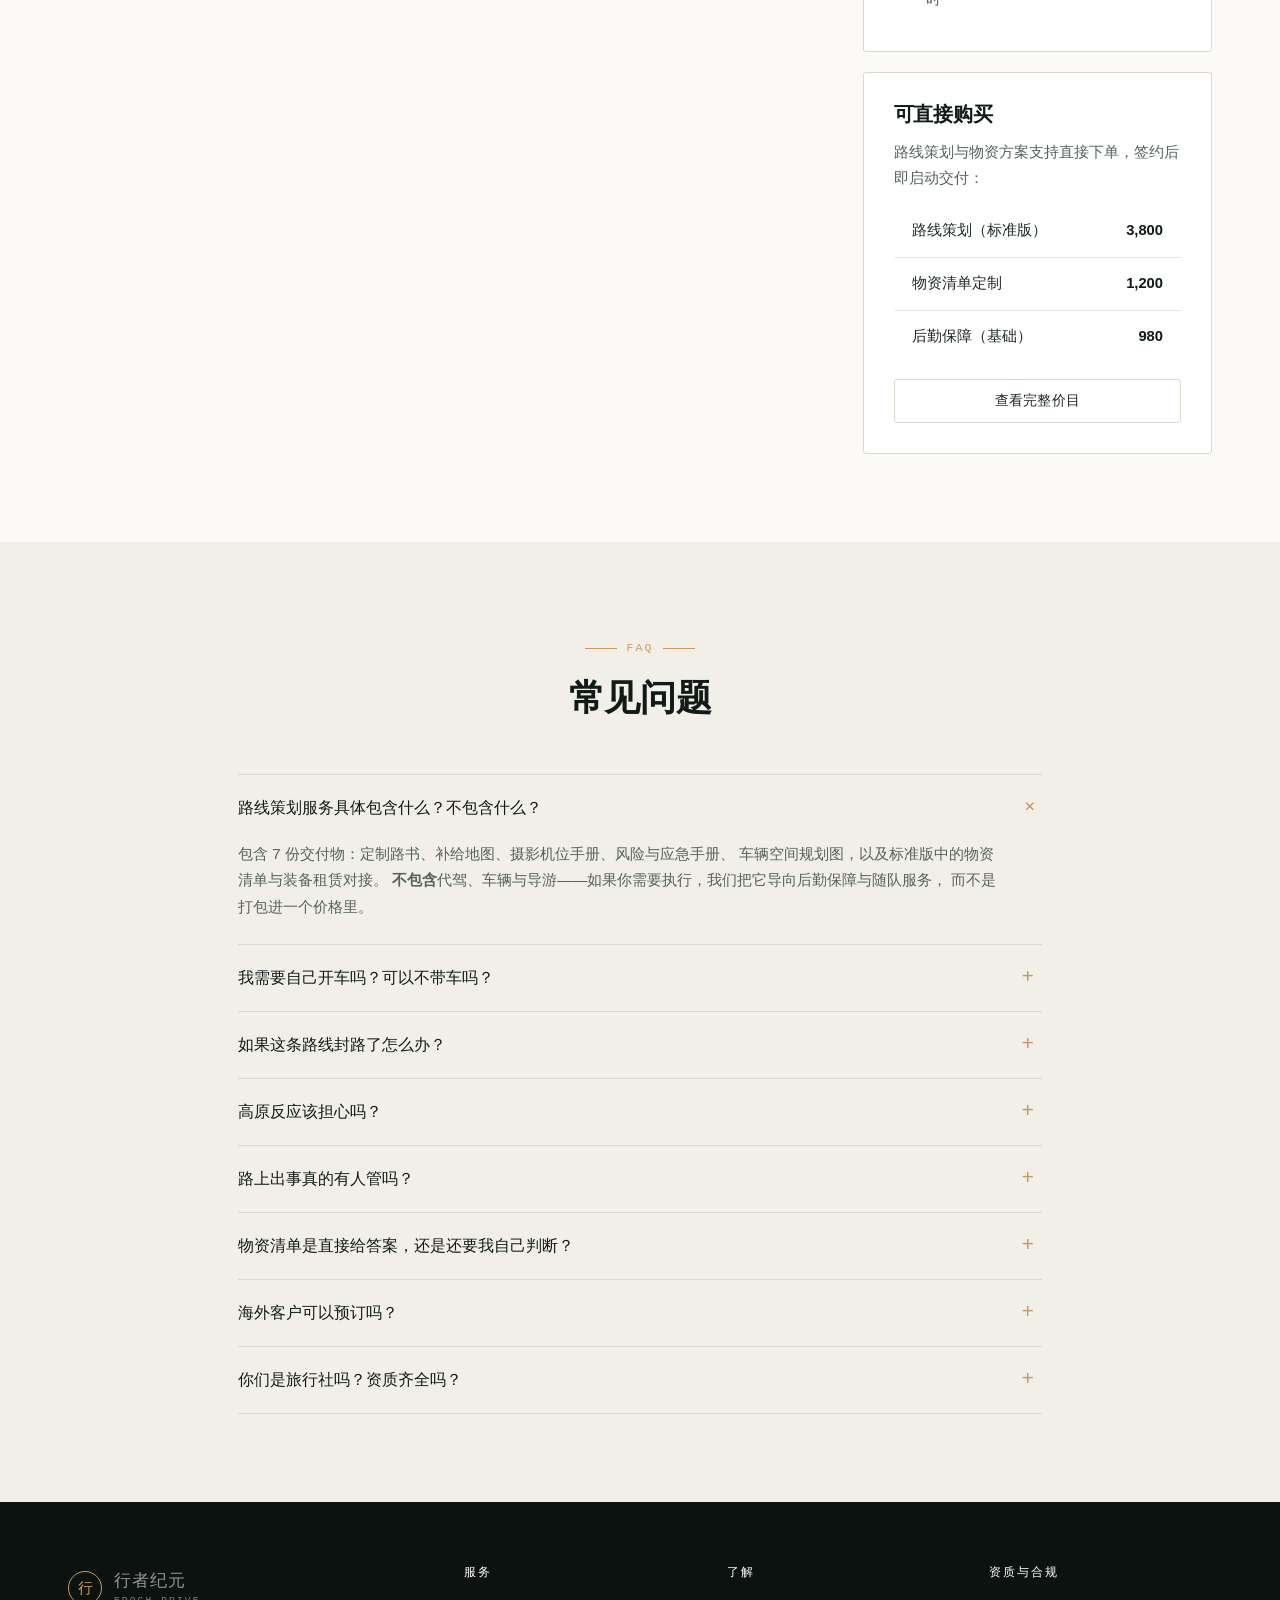
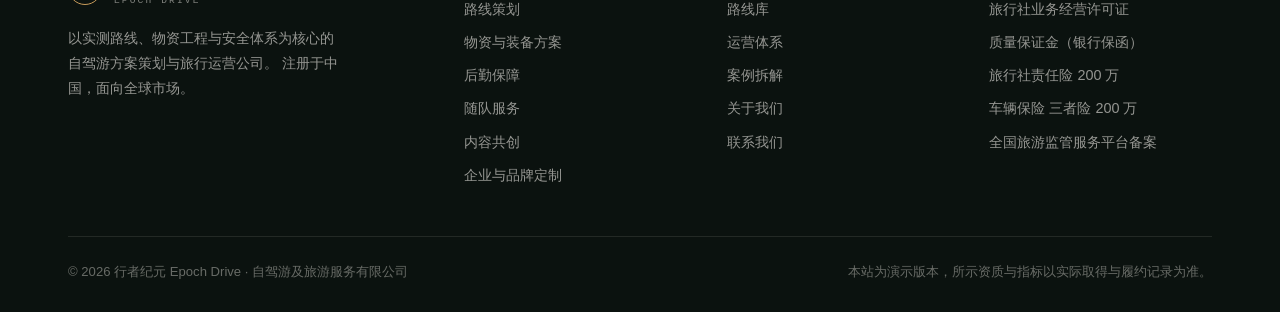
<file: contact.html>
<!DOCTYPE html>
<html lang="zh-CN">
<head>
<meta charset="UTF-8">
<meta name="viewport" content="width=device-width, initial-scale=1">
<title>联系我们 · 行者纪元 Epoch Drive</title>
<meta name="description" content="开始咨询：15 分钟内首次响应，48 小时内给出两个方案。可选服务类型与 FAQ。">
<link rel="stylesheet" href="assets/styles.css">
<noscript><style>
.card,.product,.route,.step,.band-cell,.hero-stat{opacity:1 !important;transform:none !important}
</style></noscript>
</head>
<body>
<a class="skip-link" href="#main">跳到主要内容</a>

<header class="site-header">
  <div class="wrap">
    <a class="brand" href="index.html">
      <span class="brand-mark" aria-hidden="true">行</span>
      <span>
        <span class="brand-name">行者纪元</span>
        <span class="brand-sub">Epoch Drive</span>
      </span>
    </a>
    <button class="nav-toggle" aria-label="打开导航菜单" aria-expanded="false">≡</button>
    <nav class="nav" aria-label="主导航">
      <a href="services.html">服务</a>
      <a href="routes.html">路线库</a>
      <a href="operations.html">运营体系</a>
      <a href="case-study.html">案例</a>
      <a href="about.html">关于我们</a>
      <a href="contact.html" class="nav-cta">开始咨询</a>
    </nav>
  </div>
</header>

<main id="main">

  <section class="page-head">
    <div class="page-head-photo" data-bg="assets/img/contact_landscape.jpg" role="presentation"></div>
    <div class="wrap">
      <div class="breadcrumb"><a href="index.html">首页</a> / 联系我们</div>
      <h1>开始咨询</h1>
      <p>
        告诉我们人数、车型、天数和大致方向。
        我们会在 15 分钟内回应，48 小时内给出两个方案——
        包括一个"这条路现在不合适"的诚实答案。
      </p>
    </div>
  </section>

  <section class="section-tight" style="padding-top:0">
    <div class="wrap">
      <figure class="photo wide ph" style="aspect-ratio:32/9">
        <img src="assets/img/contact_landscape.jpg" alt="晨雾山谷，一条路通向远方的日照金山" loading="lazy">
      </figure>
    </div>
  </section>

  <section class="section">
    <div class="wrap">
      <div class="grid grid-3" style="align-items:start;gap:48px">
        <!-- 表单 -->
        <div style="grid-column: span 2">
          <form class="form" id="inquiry-form" novalidate>
            <div class="form-row">
              <div class="field">
                <label for="name">称呼 *</label>
                <input type="text" id="name" name="name" placeholder="怎么称呼你" autocomplete="name">
              </div>
              <div class="field">
                <label for="contact">联系方式 *</label>
                <input type="text" id="contact" name="contact" placeholder="手机号 / 微信 / 邮箱">
              </div>
            </div>

            <div class="form-row">
              <div class="field">
                <label for="people">同行人数</label>
                <input type="number" id="people" name="people" min="1" max="30" placeholder="例如 4">
              </div>
              <div class="field">
                <label for="days">计划天数</label>
                <input type="number" id="days" name="days" min="1" max="60" placeholder="例如 8">
              </div>
            </div>

            <div class="form-row">
              <div class="field">
                <label for="vehicle">车型</label>
                <input type="text" id="vehicle" name="vehicle" placeholder="例如 SUV / 纯电轿车">
              </div>
              <div class="field">
                <label for="budget">预算区间</label>
                <select id="budget" name="budget">
                  <option value="">请选择</option>
                  <option>3,000 元以内</option>
                  <option>3,000 – 8,000 元</option>
                  <option>8,000 – 15,000 元</option>
                  <option>15,000 – 30,000 元</option>
                  <option>30,000 元以上</option>
                  <option>企业项目 / 定制</option>
                </select>
              </div>
            </div>

            <div class="field">
              <label for="service">想了解的服务</label>
              <select id="service" name="service">
                <option value="">请选择（可多选，直接在下方补充说明）</option>
                <option>路线策划</option>
                <option>物资与装备方案</option>
                <option>后勤保障</option>
                <option>随队服务（跟团）</option>
                <option>内容共创（跟拍 / 纪录片）</option>
                <option>企业与品牌定制</option>
                <option>B2B 地面执行</option>
                <option>还不确定，想先聊聊</option>
              </select>
            </div>

            <div class="field">
              <label for="message">具体需求</label>
              <textarea id="message" name="message" placeholder="想去哪、什么时候出发、有什么特别在意的事（体力、拍摄、带老人孩子、纯电车续航等）"></textarea>
            </div>

            <div>
              <button type="submit" class="btn btn-dark">提交需求</button>
            </div>

            <p class="form-status"></p>
            <p class="form-note">
              提交即表示同意我们就本次咨询与你联系。我们不发送营销推送，不会把你的信息提供给第三方。
            </p>
          </form>
        </div>

        <!-- 侧栏 -->
        <aside>
          <div class="card">
            <h3>直接联系</h3>
            <ul class="check" style="margin-top:14px">
              <li><strong>客服微信：</strong>EpochDrive-Service</li>
              <li><strong>客服电话：</strong>400-000-0000（工作日 9:00–21:00）</li>
              <li><strong>24h 值班调度：</strong>仅限行程中客户，见合同紧急联络卡</li>
              <li><strong>商务合作：</strong>BD@epochdrive.example</li>
              <li><strong>公司地址：</strong>成都市 · 具体地址以合同为准</li>
            </ul>
          </div>

          <div class="card" style="margin-top:20px">
            <h3>响应承诺</h3>
            <ul class="check" style="margin-top:14px">
              <li>咨询首次响应 ≤ 15 分钟（工作时间）</li>
              <li>报价单出具 ≤ 48 小时</li>
              <li>可行性判定 ≤ 3 个工作日</li>
              <li>全套交付 ≤ 14 个工作日</li>
              <li>客诉首次响应 ≤ 24 小时，闭环 ≤ 72 小时</li>
            </ul>
          </div>

          <div class="card" style="margin-top:20px">
            <h3>可直接购买</h3>
            <p style="font-size:.92rem;color:var(--text-2)">
              路线策划与物资方案支持直接下单，签约后即启动交付：
            </p>
            <div class="table-wrap" style="margin-top:14px;border:0">
              <table style="min-width:auto">
                <tbody>
                  <tr><td>路线策划（标准版）</td><td style="text-align:right;white-space:nowrap"><strong>3,800</strong></td></tr>
                  <tr><td>物资清单定制</td><td style="text-align:right;white-space:nowrap"><strong>1,200</strong></td></tr>
                  <tr><td>后勤保障（基础）</td><td style="text-align:right;white-space:nowrap"><strong>980</strong></td></tr>
                </tbody>
              </table>
            </div>
            <a class="btn btn-outline btn-sm" style="width:100%;justify-content:center;margin-top:16px" href="services.html">查看完整价目</a>
          </div>
        </aside>
      </div>
    </div>
  </section>

  <!-- ===== FAQ ===== -->
  <section class="section section-sand">
    <div class="wrap wrap-narrow">
      <div class="section-head center">
        <span class="eyebrow">FAQ</span>
        <h2>常见问题</h2>
      </div>

      <div class="faq">
        <div class="faq-item open">
          <button class="faq-q" aria-expanded="true">路线策划服务具体包含什么？不包含什么？</button>
          <div class="faq-a"><div class="faq-a-inner">
            包含 7 份交付物：定制路书、补给地图、摄影机位手册、风险与应急手册、
            车辆空间规划图，以及标准版中的物资清单与装备租赁对接。
            <strong>不包含</strong>代驾、车辆与导游——如果你需要执行，我们把它导向后勤保障与随队服务，
            而不是打包进一个价格里。
          </div></div>
        </div>

        <div class="faq-item">
          <button class="faq-q" aria-expanded="false">我需要自己开车吗？可以不带车吗？</button>
          <div class="faq-a"><div class="faq-a-inner">
            两种都可以。带车走"路线策划 + 后勤保障"；不带车走"跟团"产品，
            由我们提供车辆、领队与后勤车。如果你用纯电车，我们会按实测的续航衰减系数
            重新规划补能点密度。
          </div></div>
        </div>

        <div class="faq-item">
          <button class="faq-q" aria-expanded="false">如果这条路线封路了怎么办？</button>
          <div class="faq-a"><div class="faq-a-inner">
            每条线路的 12 章手册里都包含 <strong>3 条备选路线卡</strong>，
            每条注明触发条件、改线后的里程与风景降级程度、住宿餐饮安排，以及费用差异由谁承担。
            官方封路或景区关闭属于不可抗力，我们全额退改。
          </div></div>
        </div>

        <div class="faq-item">
          <button class="faq-q" aria-expanded="false">高原反应该担心吗？</button>
          <div class="faq-a"><div class="faq-a-inner">
            我们的高反处置分三级：轻度（休息、补水、给氧）、中度（<strong>立即下降 500–1,000 m</strong>）、
            重度（呼叫 120 + 下降海拔 + 持续给氧）。每条线配备血氧仪、制氧剂与氧气瓶，
            出发前做健康问卷，高风险者我们不建议上高海拔线路。
            领队的判断依据是静息血氧 < 85% 需观察、< 80% 立即处置。
          </div></div>
        </div>

        <div class="faq-item">
          <button class="faq-q" aria-expanded="false">路上出事真的有人管吗？</button>
          <div class="faq-a"><div class="faq-a-inner">
            24 小时值班调度台全年在岗，签约两家全国救援商，山区救援 4 小时内响应，
            每条线路配置备用车与租车白名单。救援与医疗费用公司先行垫付（单次 5 万以内），
            48 小时内完成结算对接。
          </div></div>
        </div>

        <div class="faq-item">
          <button class="faq-q" aria-expanded="false">物资清单是直接给答案，还是还要我自己判断？</button>
          <div class="faq-a"><div class="faq-a-inner">
            每一项都标注：物品、数量、购置价、<strong>替代方案</strong>与装车位置。
            安全类物件（防滑链、拖车绳、充气泵、补胎工具）我们不接受"不带"，
            可以选择租赁或强制自备。
          </div></div>
        </div>

        <div class="faq-item">
          <button class="faq-q" aria-expanded="false">海外客户可以预订吗？</button>
          <div class="faq-a"><div class="faq-a-inner">
            可以。行程手册中英双语，关键提示图示化。需注意中国为右侧通行，
            我们会提供国际驾照（IDP）办理清单与租车合同、驾照翻译件、公证要求清单。
            支付支持信用卡、PayPal、支付宝 / 微信。
          </div></div>
        </div>

        <div class="faq-item">
          <button class="faq-q" aria-expanded="false">你们是旅行社吗？资质齐全吗？</button>
          <div class="faq-a"><div class="faq-a-inner">
            是。旅行社业务经营许可证、质量保证金（银行保函方式）、
            全国旅游监管服务平台备案、旅行社责任险 200 万，车辆交强险与商业三者险 200 万以上。
            资质信息以实际取得为准，本站为演示版本。
          </div></div>
        </div>
      </div>
    </div>
  </section>

</main>

<footer class="site-footer">
  <div class="wrap">
    <div class="footer-grid">
      <div>
        <div class="footer-brand">
          <span class="brand-mark" aria-hidden="true">行</span>
          <span>
            <span class="brand-name">行者纪元</span>
            <span class="brand-sub">Epoch Drive</span>
          </span>
        </div>
        <p style="max-width:34ch">
          以实测路线、物资工程与安全体系为核心的自驾游方案策划与旅行运营公司。
          注册于中国，面向全球市场。
        </p>
      </div>
      <div>
        <h4>服务</h4>
        <ul>
          <li><a href="services.html#p1">路线策划</a></li>
          <li><a href="services.html#p2">物资与装备方案</a></li>
          <li><a href="services.html#p3">后勤保障</a></li>
          <li><a href="services.html#p4">随队服务</a></li>
          <li><a href="services.html#p5">内容共创</a></li>
          <li><a href="services.html#p6">企业与品牌定制</a></li>
        </ul>
      </div>
      <div>
        <h4>了解</h4>
        <ul>
          <li><a href="routes.html">路线库</a></li>
          <li><a href="operations.html">运营体系</a></li>
          <li><a href="case-study.html">案例拆解</a></li>
          <li><a href="about.html">关于我们</a></li>
          <li><a href="contact.html">联系我们</a></li>
        </ul>
      </div>
      <div>
        <h4>资质与合规</h4>
        <ul>
          <li>旅行社业务经营许可证</li>
          <li>质量保证金（银行保函）</li>
          <li>旅行社责任险 200 万</li>
          <li>车辆保险 三者险 200 万</li>
          <li>全国旅游监管服务平台备案</li>
        </ul>
      </div>
    </div>
    <div class="footer-bottom">
      <span>© 2026 行者纪元 Epoch Drive · 自驾游及旅游服务有限公司</span>
      <span>本站为演示版本，所示资质与指标以实际取得与履约记录为准。</span>
    </div>
  </div>
</footer>

<script src="assets/main.js"></script>
</body>
</html>
</file>
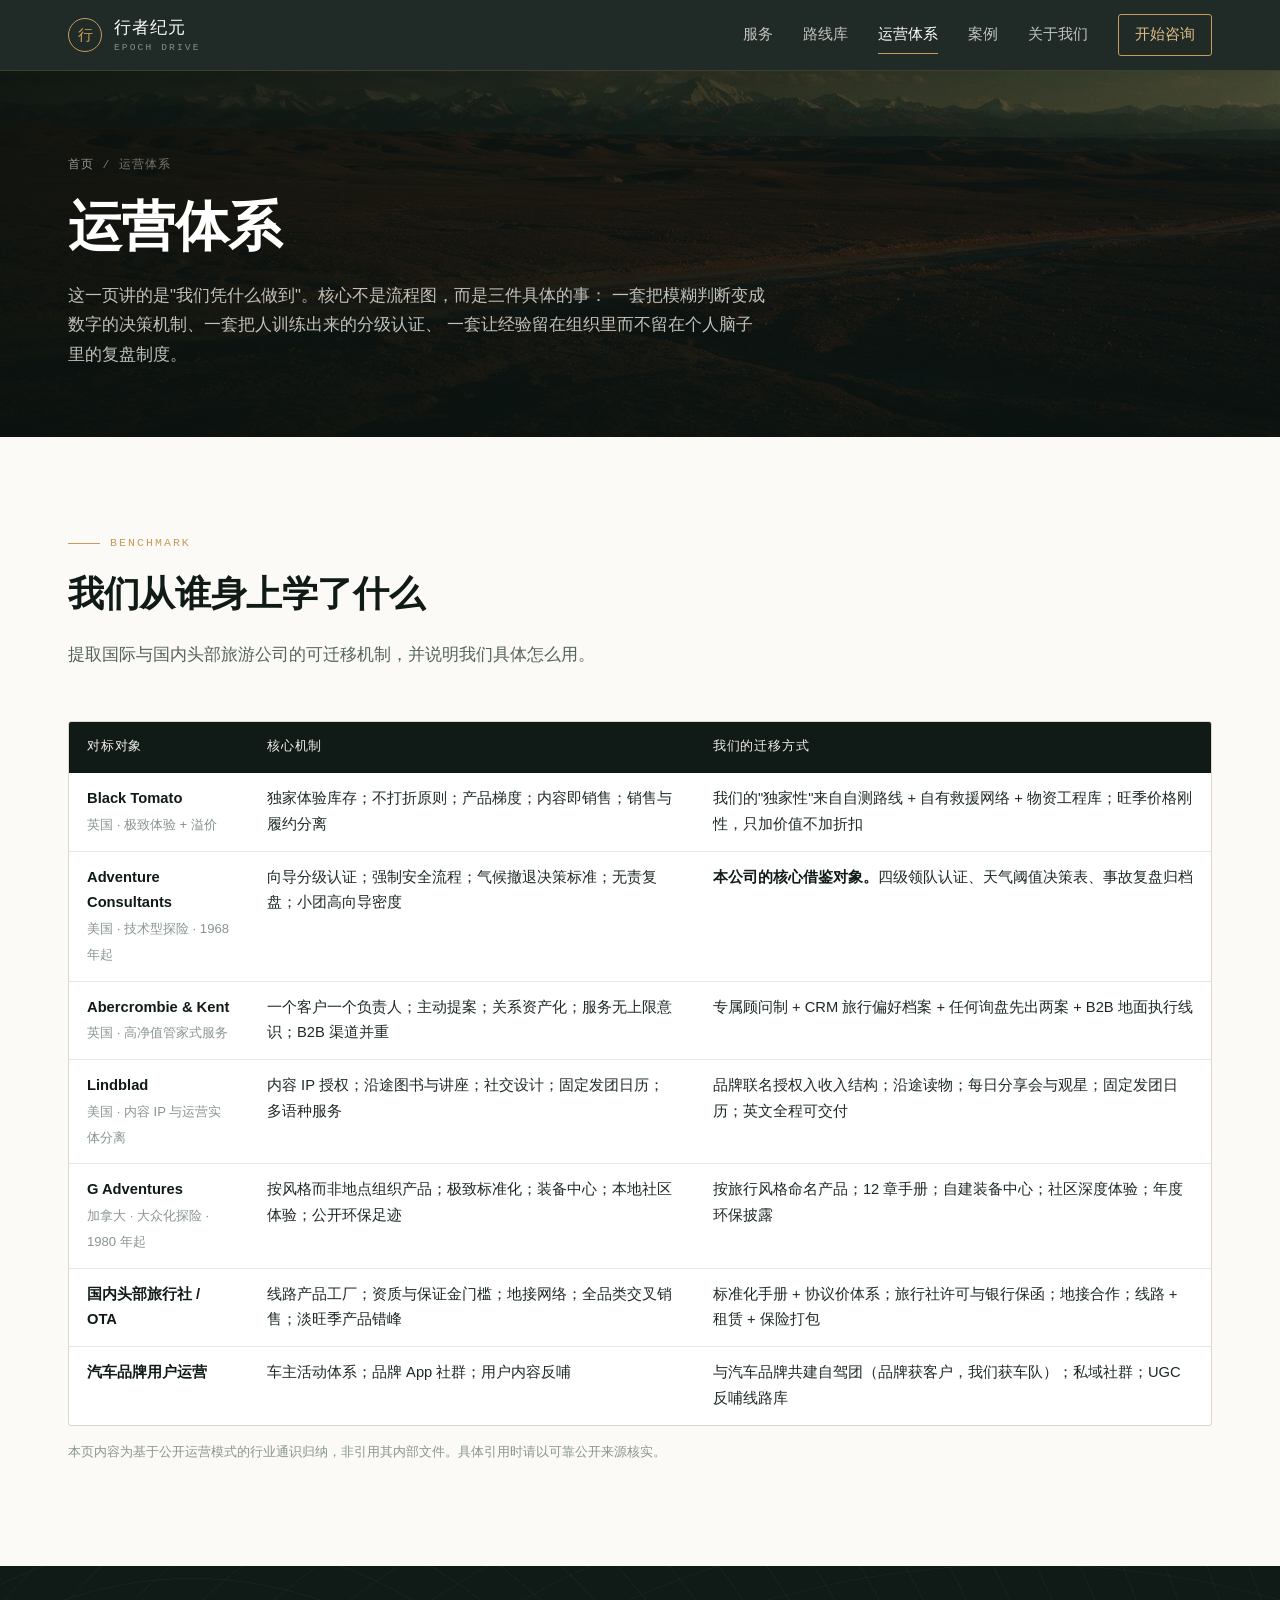
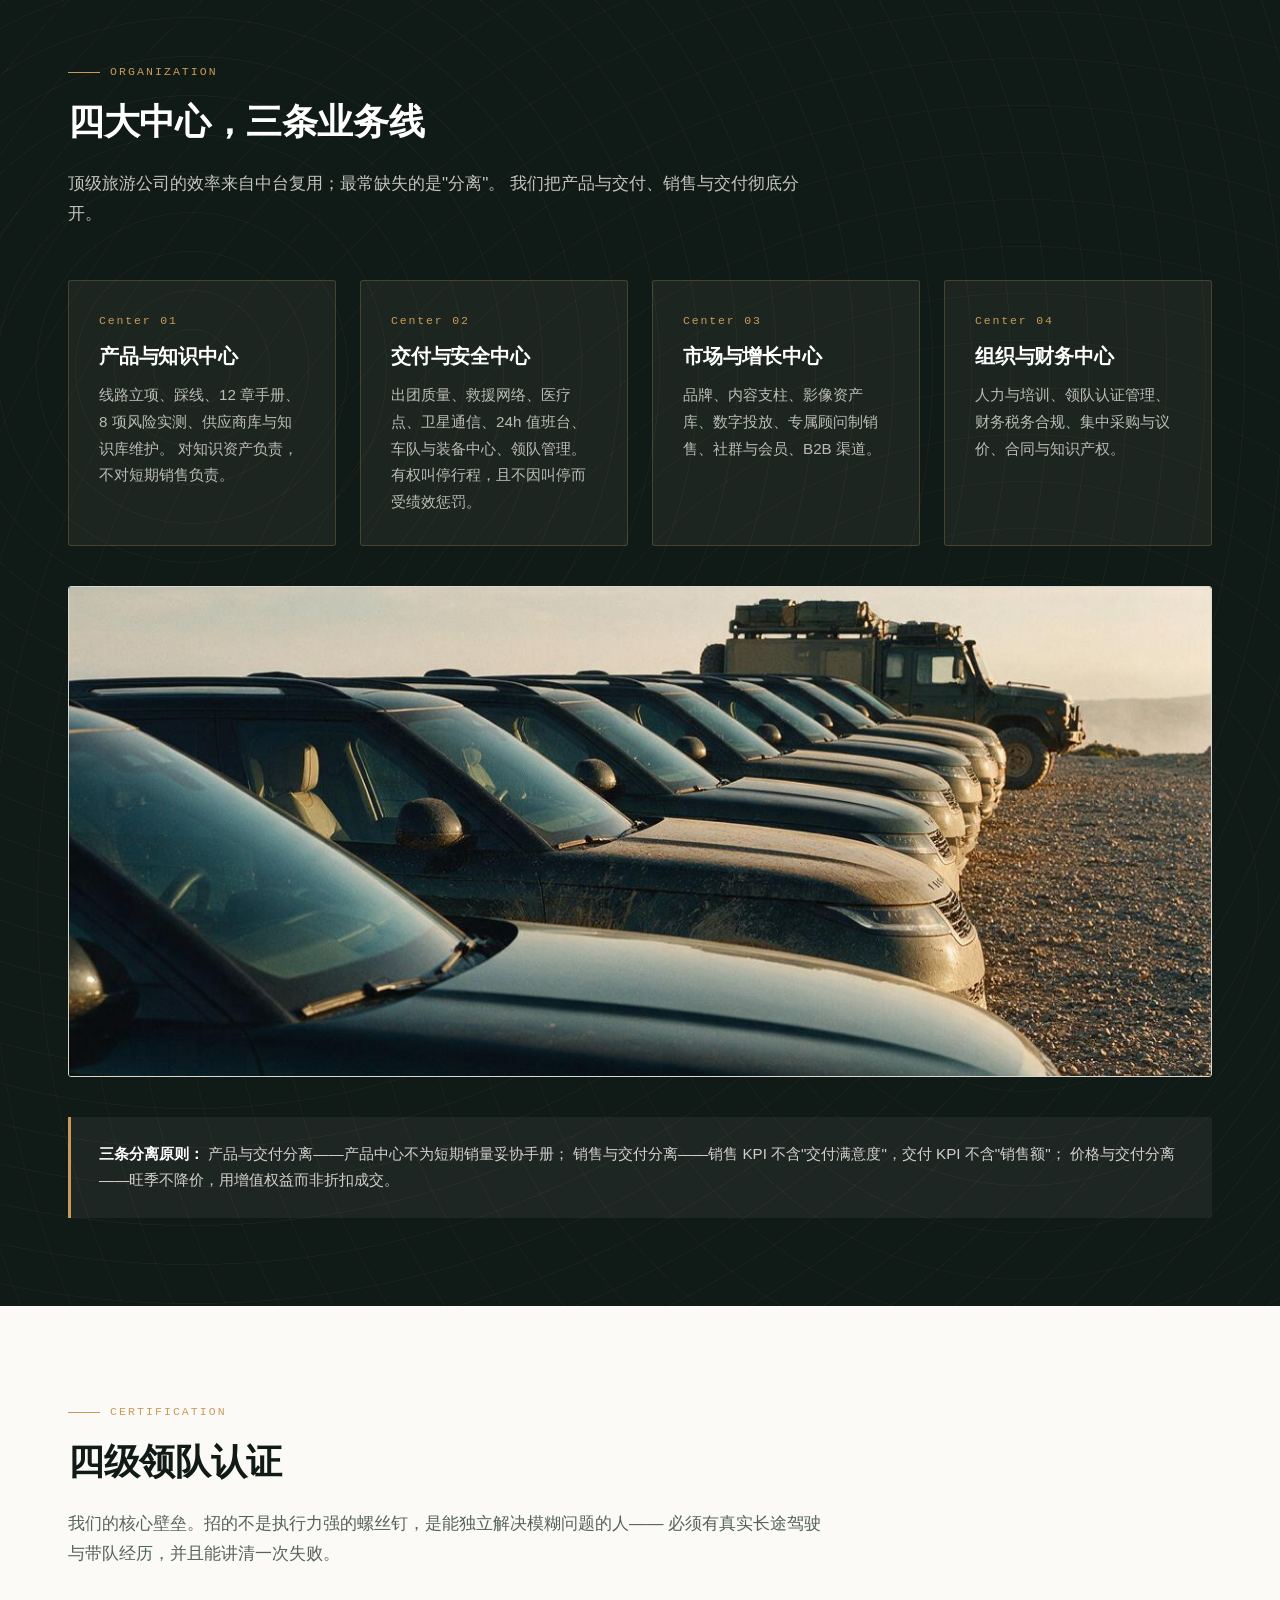
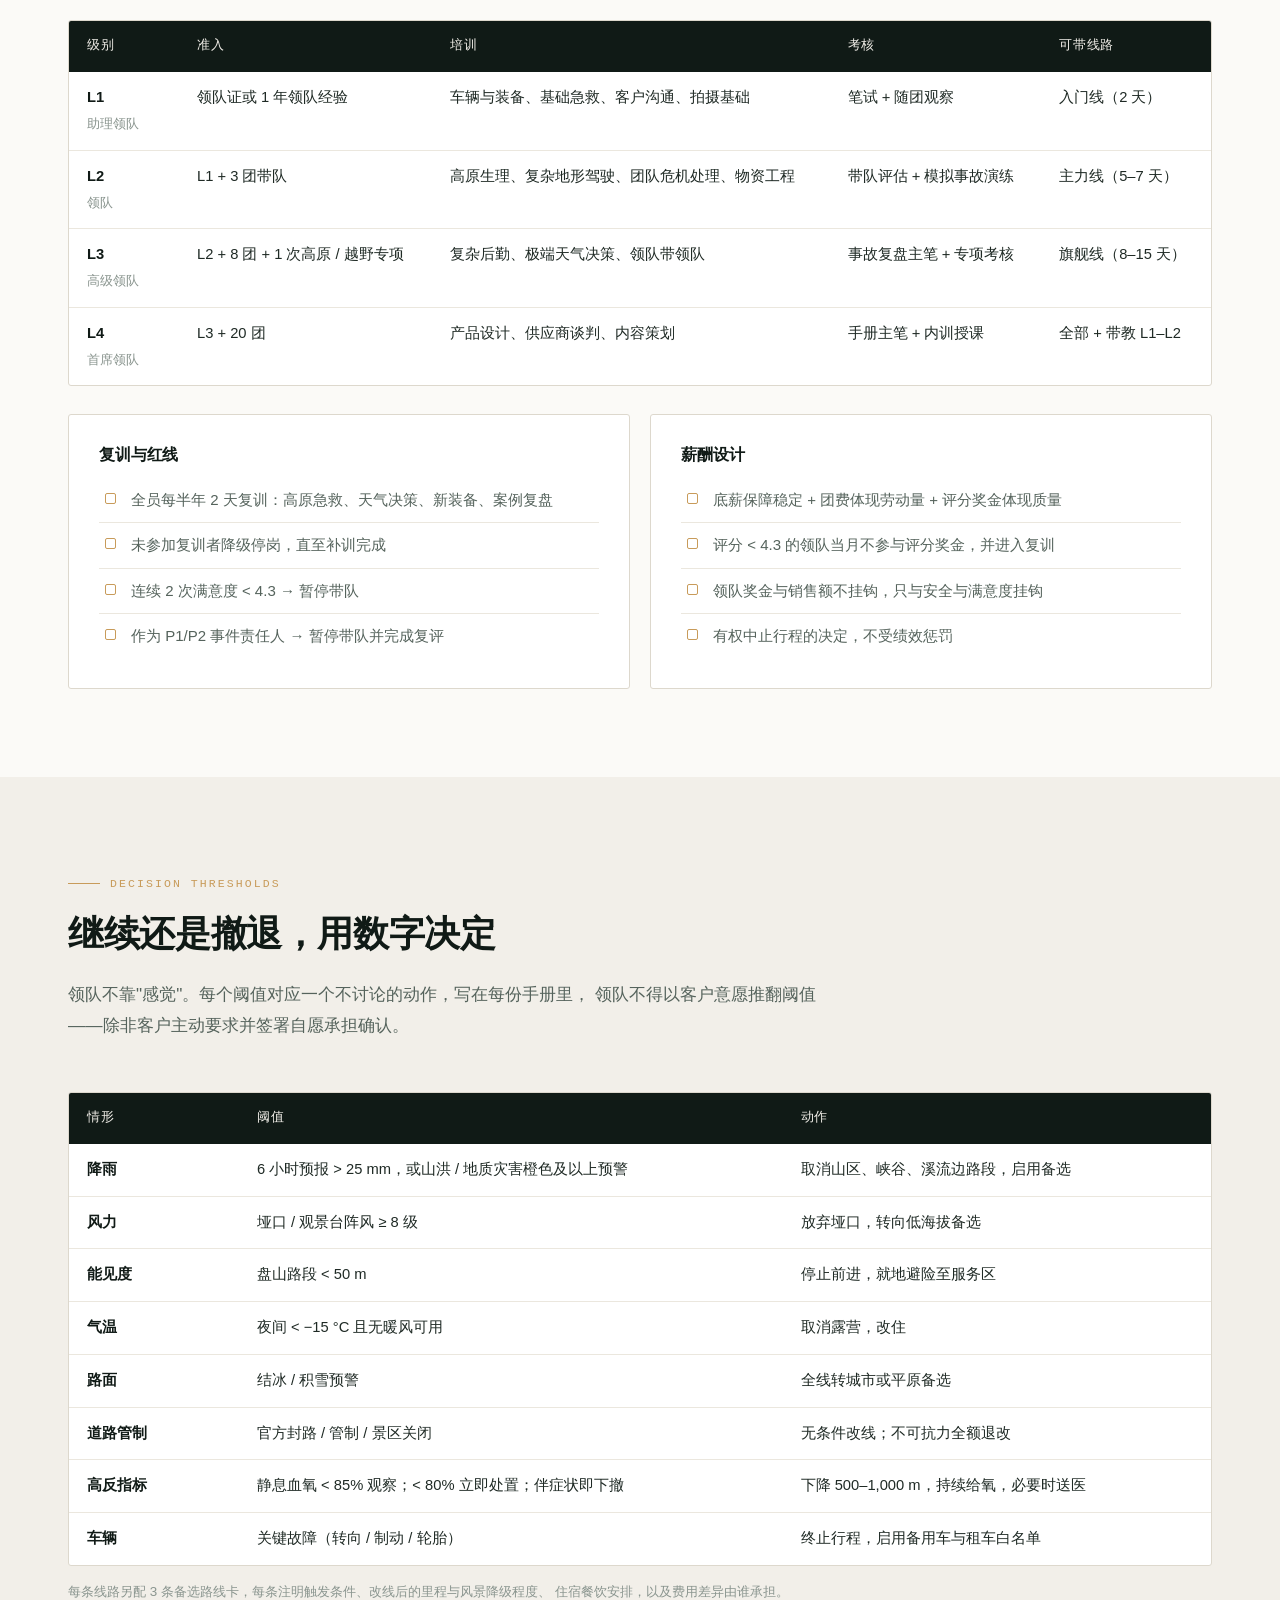
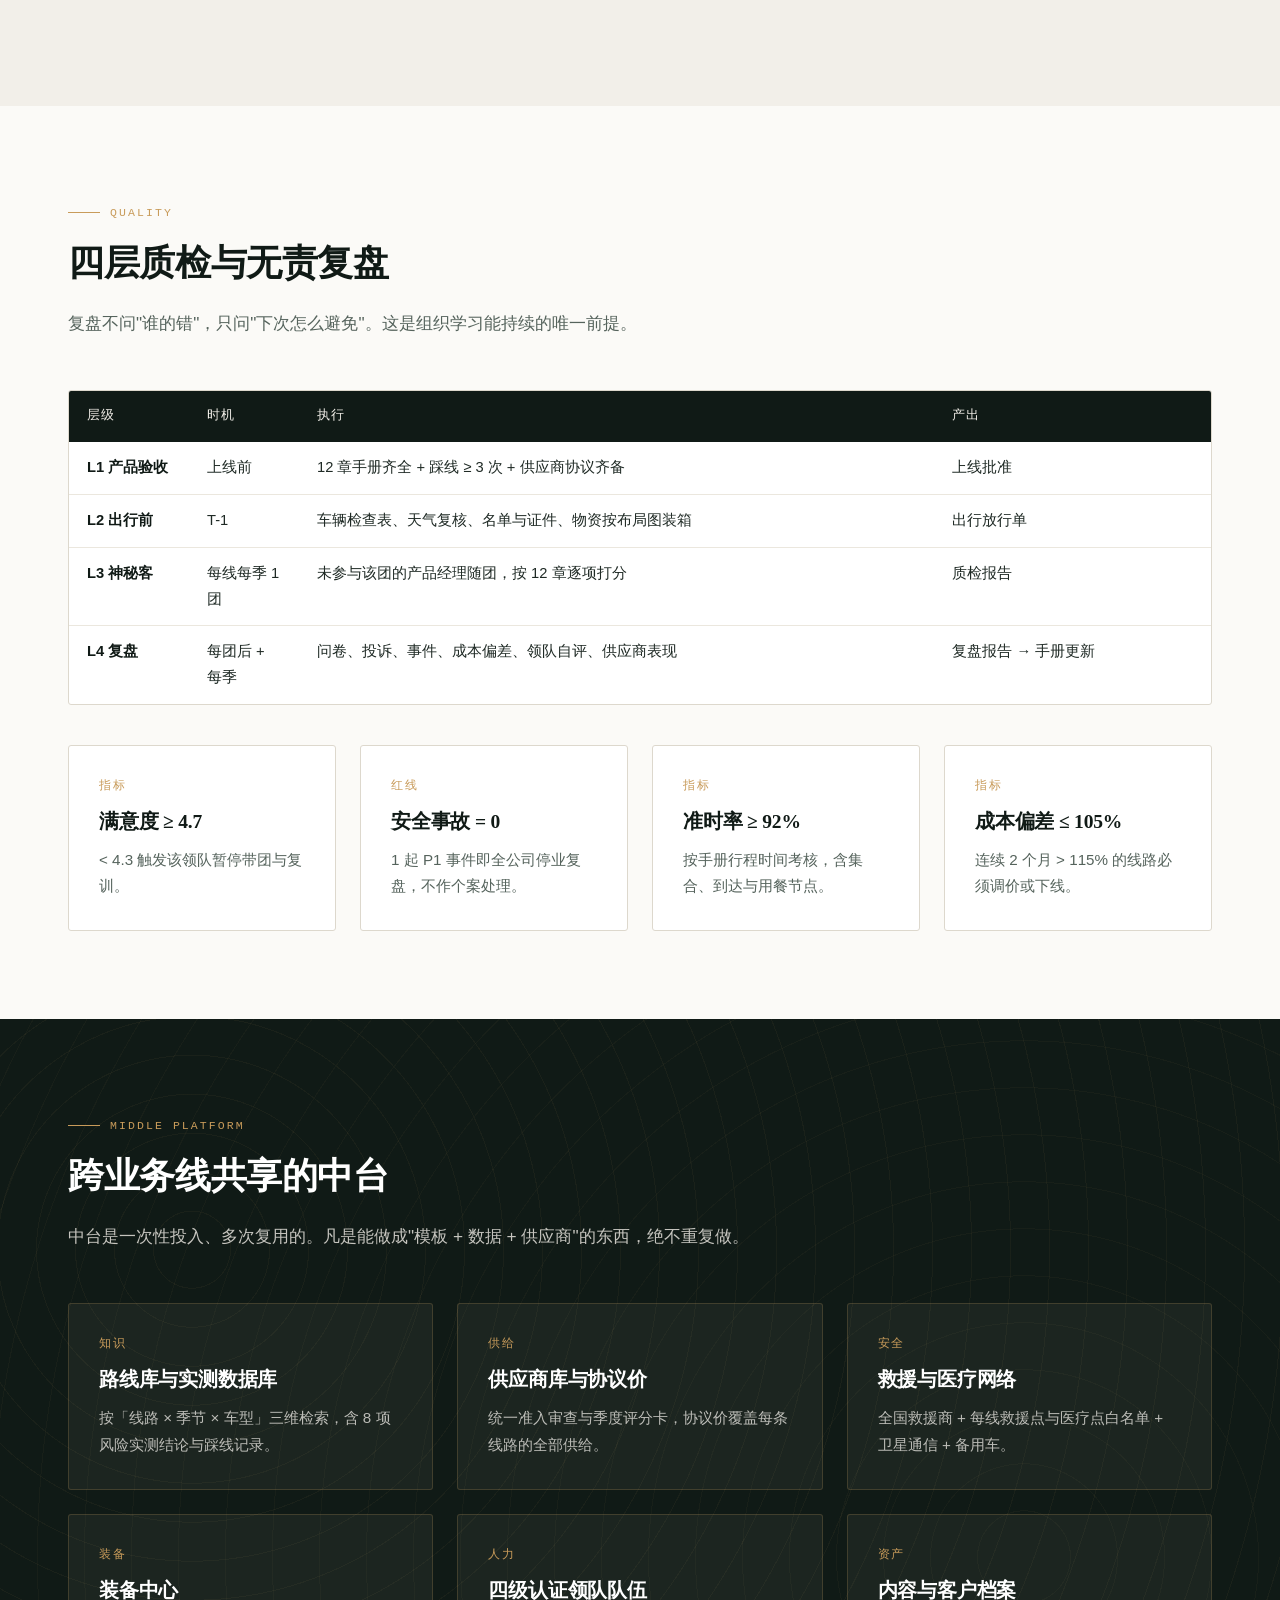
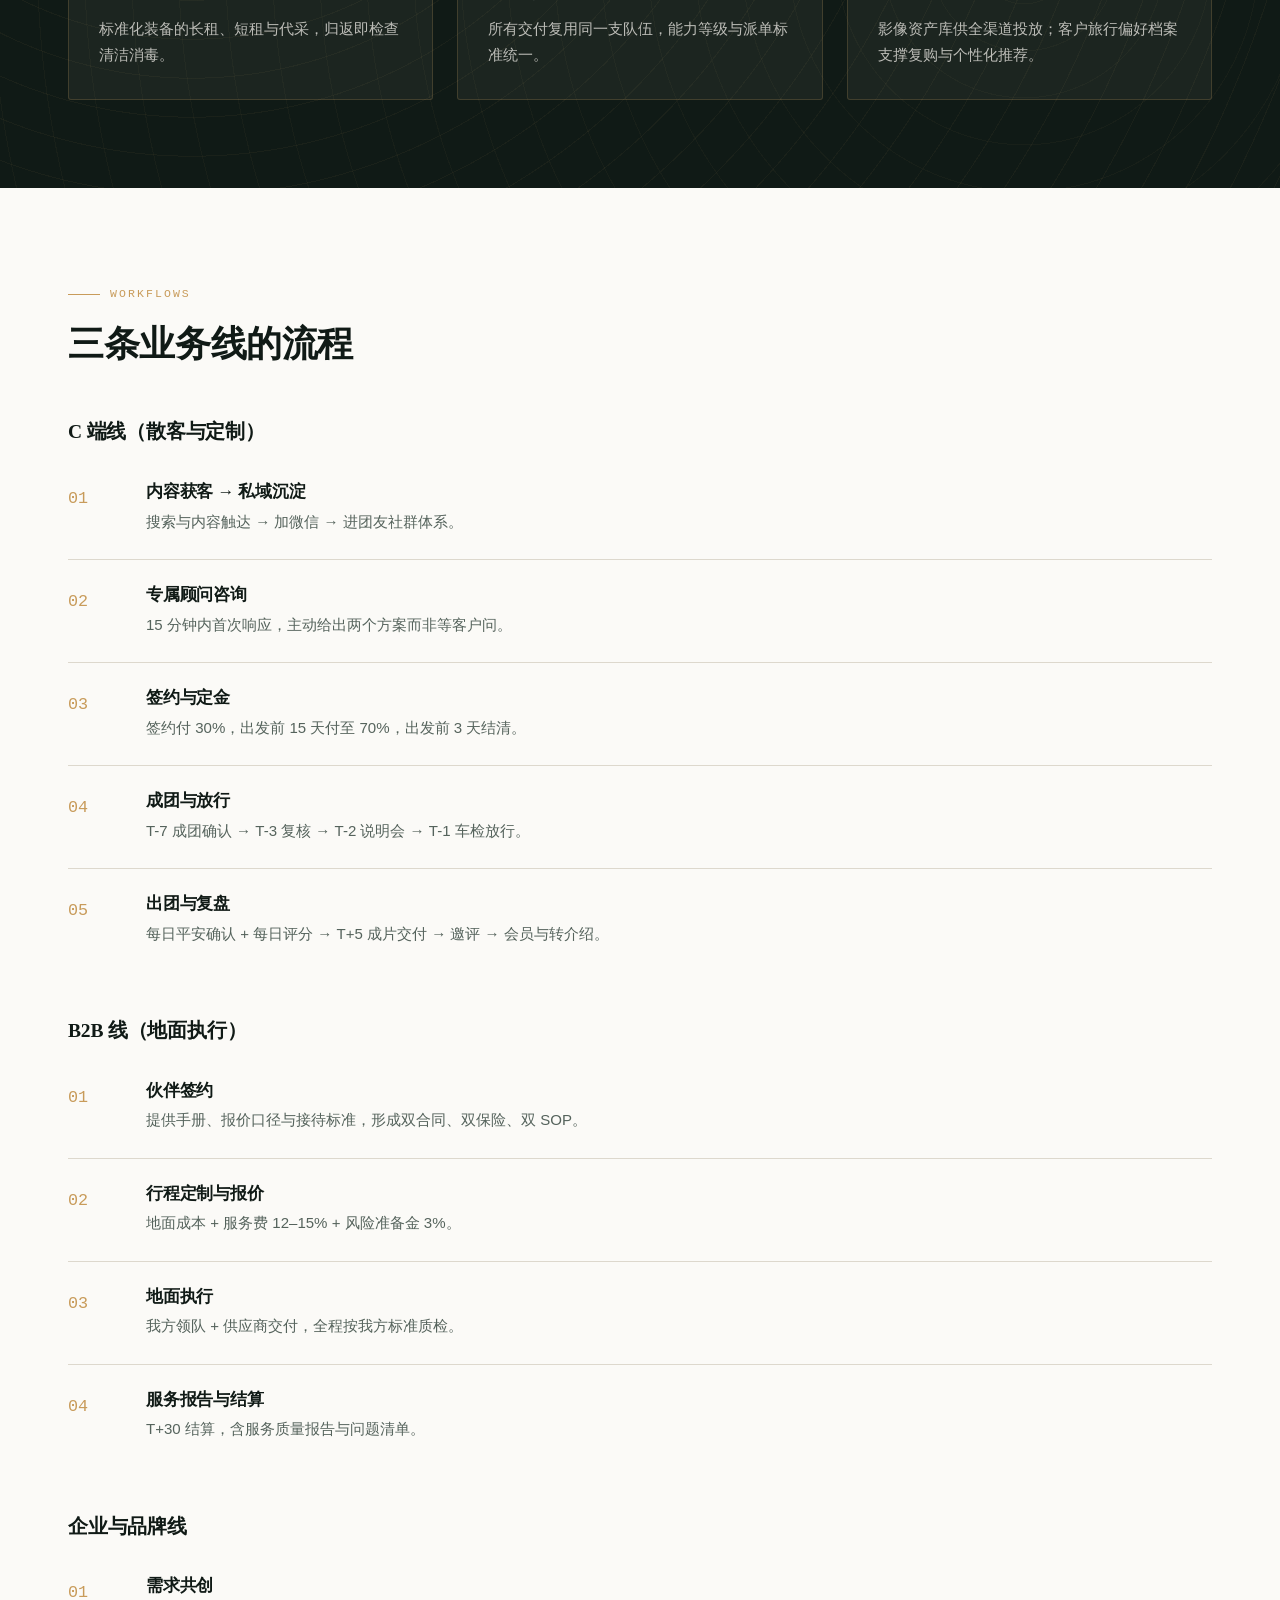
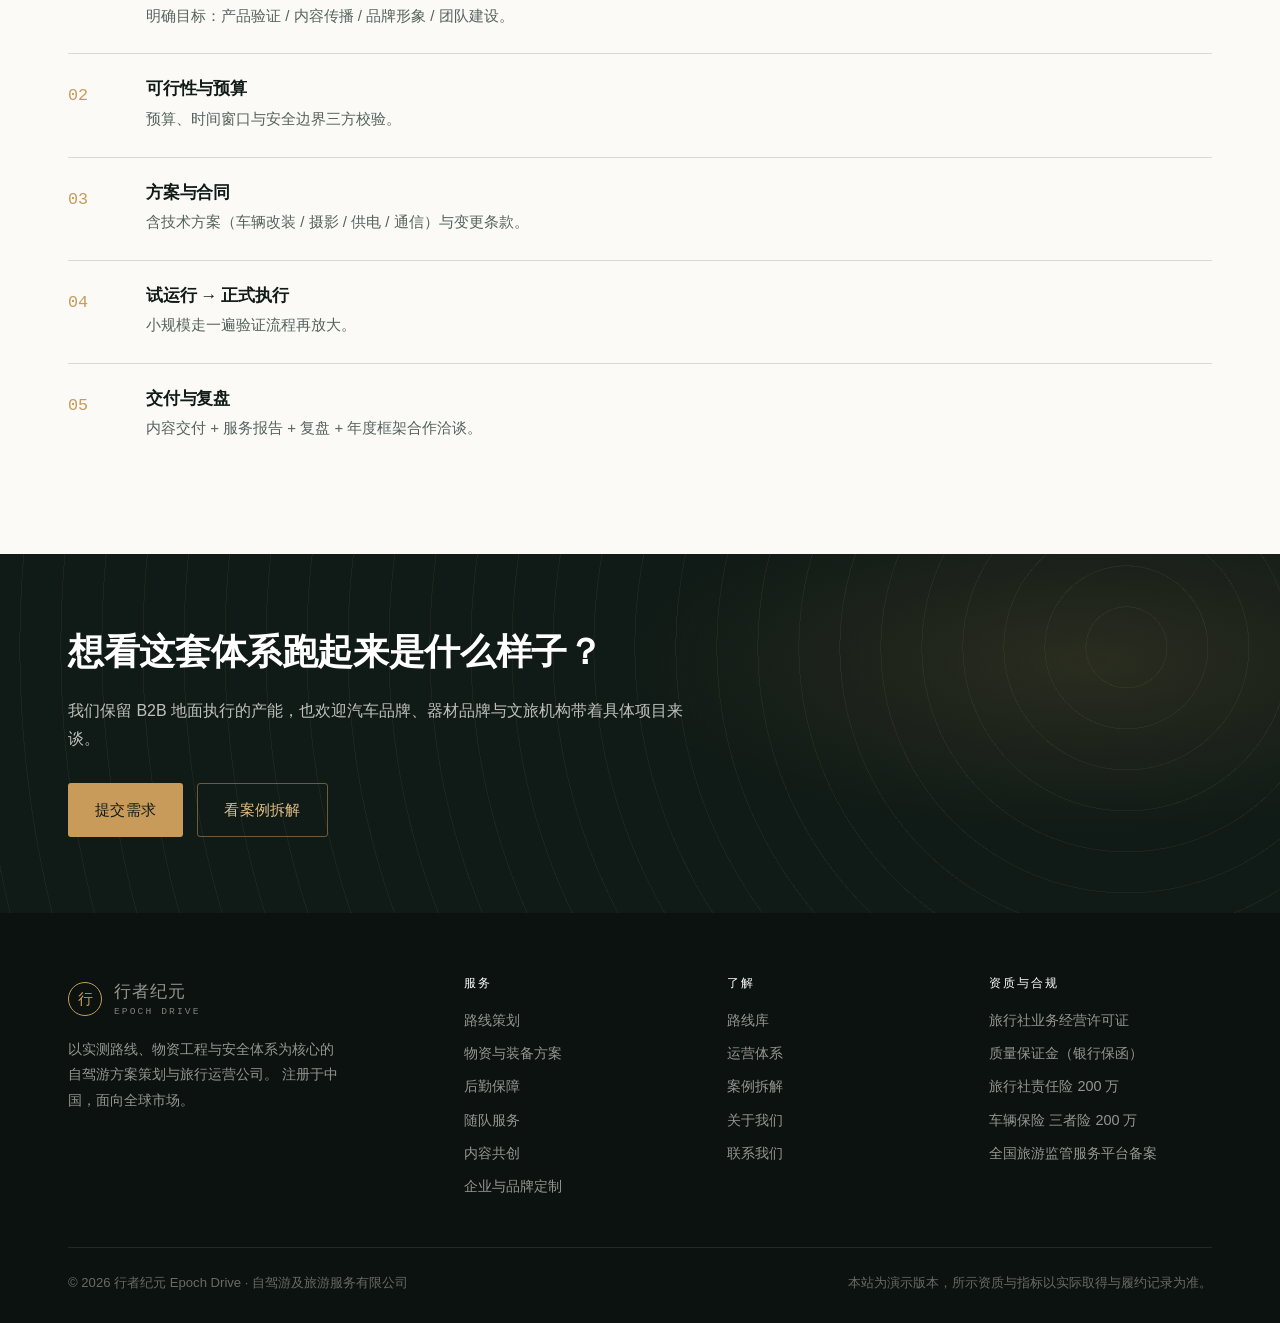
<file: operations.html>
<!DOCTYPE html>
<html lang="zh-CN">
<head>
<meta charset="UTF-8">
<meta name="viewport" content="width=device-width, initial-scale=1">
<title>运营体系 · 行者纪元 Epoch Drive</title>
<meta name="description" content="四大中心、三条业务线、四级领队认证、客观天气阈值、四层质检与无责复盘——一套对标国际顶级旅游公司的运营体系。">
<link rel="stylesheet" href="assets/styles.css">
<noscript><style>
.card,.product,.route,.step,.band-cell,.hero-stat{opacity:1 !important;transform:none !important}
</style></noscript>
</head>
<body>
<a class="skip-link" href="#main">跳到主要内容</a>

<header class="site-header">
  <div class="wrap">
    <a class="brand" href="index.html">
      <span class="brand-mark" aria-hidden="true">行</span>
      <span>
        <span class="brand-name">行者纪元</span>
        <span class="brand-sub">Epoch Drive</span>
      </span>
    </a>
    <button class="nav-toggle" aria-label="打开导航菜单" aria-expanded="false">≡</button>
    <nav class="nav" aria-label="主导航">
      <a href="services.html">服务</a>
      <a href="routes.html">路线库</a>
      <a href="operations.html">运营体系</a>
      <a href="case-study.html">案例</a>
      <a href="about.html">关于我们</a>
      <a href="contact.html" class="nav-cta">开始咨询</a>
    </nav>
  </div>
</header>

<main id="main">

  <section class="page-head">
    <div class="page-head-photo" data-bg="assets/img/hero_desert.jpg" role="presentation"></div>
    <div class="wrap">
      <div class="breadcrumb"><a href="index.html">首页</a> / 运营体系</div>
      <h1>运营体系</h1>
      <p>
        这一页讲的是"我们凭什么做到"。核心不是流程图，而是三件具体的事：
        一套把模糊判断变成数字的决策机制、一套把人训练出来的分级认证、
        一套让经验留在组织里而不留在个人脑子里的复盘制度。
      </p>
    </div>
  </section>

  <!-- ===== 对标 ===== -->
  <section class="section">
    <div class="wrap">
      <div class="section-head">
        <span class="eyebrow">Benchmark</span>
        <h2>我们从谁身上学了什么</h2>
        <p class="lede">
          提取国际与国内头部旅游公司的可迁移机制，并说明我们具体怎么用。
        </p>
      </div>

      <div class="table-wrap">
        <table>
          <thead>
            <tr><th style="width:180px">对标对象</th><th>核心机制</th><th>我们的迁移方式</th></tr>
          </thead>
          <tbody>
            <tr>
              <td><strong>Black Tomato</strong><br><span style="font-size:.82rem;color:var(--text-3)">英国 · 极致体验 + 溢价</span></td>
              <td>独家体验库存；不打折原则；产品梯度；内容即销售；销售与履约分离</td>
              <td>我们的"独家性"来自自测路线 + 自有救援网络 + 物资工程库；旺季价格刚性，只加价值不加折扣</td>
            </tr>
            <tr>
              <td><strong>Adventure Consultants</strong><br><span style="font-size:.82rem;color:var(--text-3)">美国 · 技术型探险 · 1968 年起</span></td>
              <td>向导分级认证；强制安全流程；气候撤退决策标准；无责复盘；小团高向导密度</td>
              <td><strong>本公司的核心借鉴对象。</strong>四级领队认证、天气阈值决策表、事故复盘归档</td>
            </tr>
            <tr>
              <td><strong>Abercrombie &amp; Kent</strong><br><span style="font-size:.82rem;color:var(--text-3)">英国 · 高净值管家式服务</span></td>
              <td>一个客户一个负责人；主动提案；关系资产化；服务无上限意识；B2B 渠道并重</td>
              <td>专属顾问制 + CRM 旅行偏好档案 + 任何询盘先出两案 + B2B 地面执行线</td>
            </tr>
            <tr>
              <td><strong>Lindblad</strong><br><span style="font-size:.82rem;color:var(--text-3)">美国 · 内容 IP 与运营实体分离</span></td>
              <td>内容 IP 授权；沿途图书与讲座；社交设计；固定发团日历；多语种服务</td>
              <td>品牌联名授权入收入结构；沿途读物；每日分享会与观星；固定发团日历；英文全程可交付</td>
            </tr>
            <tr>
              <td><strong>G Adventures</strong><br><span style="font-size:.82rem;color:var(--text-3)">加拿大 · 大众化探险 · 1980 年起</span></td>
              <td>按风格而非地点组织产品；极致标准化；装备中心；本地社区体验；公开环保足迹</td>
              <td>按旅行风格命名产品；12 章手册；自建装备中心；社区深度体验；年度环保披露</td>
            </tr>
            <tr>
              <td><strong>国内头部旅行社 / OTA</strong></td>
              <td>线路产品工厂；资质与保证金门槛；地接网络；全品类交叉销售；淡旺季产品错峰</td>
              <td>标准化手册 + 协议价体系；旅行社许可与银行保函；地接合作；线路 + 租赁 + 保险打包</td>
            </tr>
            <tr>
              <td><strong>汽车品牌用户运营</strong></td>
              <td>车主活动体系；品牌 App 社群；用户内容反哺</td>
              <td>与汽车品牌共建自驾团（品牌获客户，我们获车队）；私域社群；UGC 反哺线路库</td>
            </tr>
          </tbody>
        </table>
      </div>
      <p class="table-note">
        本页内容为基于公开运营模式的行业通识归纳，非引用其内部文件。具体引用时请以可靠公开来源核实。
      </p>
    </div>
  </section>

  <!-- ===== 组织 ===== -->
  <section class="section section-ink topo">
    <div class="wrap">
      <div class="section-head">
        <span class="eyebrow">Organization</span>
        <h2>四大中心，三条业务线</h2>
        <p class="lede">
          顶级旅游公司的效率来自中台复用；最常缺失的是"分离"。
          我们把产品与交付、销售与交付彻底分开。
        </p>
      </div>

      <div class="grid grid-4">
        <div class="card" style="background:rgba(242,239,233,.05);border-color:rgba(200,155,90,.25)">
          <span class="card-num" style="color:var(--gold)">Center 01</span>
          <h3 style="color:#fff">产品与知识中心</h3>
          <p style="color:rgba(242,239,233,.75)">
            线路立项、踩线、12 章手册、8 项风险实测、供应商库与知识库维护。
            对知识资产负责，不对短期销售负责。
          </p>
        </div>
        <div class="card" style="background:rgba(242,239,233,.05);border-color:rgba(200,155,90,.25)">
          <span class="card-num" style="color:var(--gold)">Center 02</span>
          <h3 style="color:#fff">交付与安全中心</h3>
          <p style="color:rgba(242,239,233,.75)">
            出团质量、救援网络、医疗点、卫星通信、24h 值班台、车队与装备中心、领队管理。
            有权叫停行程，且不因叫停而受绩效惩罚。
          </p>
        </div>
        <div class="card" style="background:rgba(242,239,233,.05);border-color:rgba(200,155,90,.25)">
          <span class="card-num" style="color:var(--gold)">Center 03</span>
          <h3 style="color:#fff">市场与增长中心</h3>
          <p style="color:rgba(242,239,233,.75)">
            品牌、内容支柱、影像资产库、数字投放、专属顾问制销售、社群与会员、B2B 渠道。
          </p>
        </div>
        <div class="card" style="background:rgba(242,239,233,.05);border-color:rgba(200,155,90,.25)">
          <span class="card-num" style="color:var(--gold)">Center 04</span>
          <h3 style="color:#fff">组织与财务中心</h3>
          <p style="color:rgba(242,239,233,.75)">
            人力与培训、领队认证管理、财务税务合规、集中采购与议价、合同与知识产权。
          </p>
        </div>
      </div>

      <figure class="photo wide ph" style="margin-top:40px;aspect-ratio:21/9">
        <img src="assets/img/svc_corporate.jpg" alt="黎明前整齐列队的越野车队" loading="lazy">
        <figcaption style="position:static;background:none;padding:14px 0 0;color:rgba(242,239,233,.6)">
          交付中心管理的车队、领队与装备，是这条链路上最不能妥协的一环
        </figcaption>
      </figure>

      <div class="callout" style="margin-top:40px;background:rgba(242,239,233,.06);border-left-color:var(--gold)">
        <p style="color:rgba(242,239,233,.85)">
          <strong style="color:#fff">三条分离原则：</strong>
          产品与交付分离——产品中心不为短期销量妥协手册；
          销售与交付分离——销售 KPI 不含"交付满意度"，交付 KPI 不含"销售额"；
          价格与交付分离——旺季不降价，用增值权益而非折扣成交。
        </p>
      </div>
    </div>
  </section>

  <!-- ===== 领队认证 ===== -->
  <section class="section">
    <div class="wrap">
      <div class="section-head">
        <span class="eyebrow">Certification</span>
        <h2>四级领队认证</h2>
        <p class="lede">
          我们的核心壁垒。招的不是执行力强的螺丝钉，是能独立解决模糊问题的人——
          必须有真实长途驾驶与带队经历，并且能讲清一次失败。
        </p>
      </div>
      <div class="table-wrap">
        <table>
          <thead><tr><th style="width:110px">级别</th><th>准入</th><th>培训</th><th>考核</th><th>可带线路</th></tr></thead>
          <tbody>
            <tr>
              <td><strong>L1</strong><br><span style="font-size:.8rem;color:var(--text-3)">助理领队</span></td>
              <td>领队证或 1 年领队经验</td>
              <td>车辆与装备、基础急救、客户沟通、拍摄基础</td>
              <td>笔试 + 随团观察</td>
              <td>入门线（2 天）</td>
            </tr>
            <tr>
              <td><strong>L2</strong><br><span style="font-size:.8rem;color:var(--text-3)">领队</span></td>
              <td>L1 + 3 团带队</td>
              <td>高原生理、复杂地形驾驶、团队危机处理、物资工程</td>
              <td>带队评估 + 模拟事故演练</td>
              <td>主力线（5–7 天）</td>
            </tr>
            <tr>
              <td><strong>L3</strong><br><span style="font-size:.8rem;color:var(--text-3)">高级领队</span></td>
              <td>L2 + 8 团 + 1 次高原 / 越野专项</td>
              <td>复杂后勤、极端天气决策、领队带领队</td>
              <td>事故复盘主笔 + 专项考核</td>
              <td>旗舰线（8–15 天）</td>
            </tr>
            <tr>
              <td><strong>L4</strong><br><span style="font-size:.8rem;color:var(--text-3)">首席领队</span></td>
              <td>L3 + 20 团</td>
              <td>产品设计、供应商谈判、内容策划</td>
              <td>手册主笔 + 内训授课</td>
              <td>全部 + 带教 L1–L2</td>
            </tr>
          </tbody>
        </table>
      </div>
      <div class="grid grid-2" style="gap:20px;margin-top:28px">
        <div class="card">
          <h4>复训与红线</h4>
          <ul class="check" style="margin-top:12px">
            <li>全员每半年 2 天复训：高原急救、天气决策、新装备、案例复盘</li>
            <li>未参加复训者降级停岗，直至补训完成</li>
            <li>连续 2 次满意度 &lt; 4.3 → 暂停带队</li>
            <li>作为 P1/P2 事件责任人 → 暂停带队并完成复评</li>
          </ul>
        </div>
        <div class="card">
          <h4>薪酬设计</h4>
          <ul class="check" style="margin-top:12px">
            <li>底薪保障稳定 + 团费体现劳动量 + 评分奖金体现质量</li>
            <li>评分 &lt; 4.3 的领队当月不参与评分奖金，并进入复训</li>
            <li>领队奖金与销售额不挂钩，只与安全与满意度挂钩</li>
            <li>有权中止行程的决定，不受绩效惩罚</li>
          </ul>
        </div>
      </div>
    </div>
  </section>

  <!-- ===== 阈值 ===== -->
  <section class="section section-sand">
    <div class="wrap">
      <div class="section-head">
        <span class="eyebrow">Decision thresholds</span>
        <h2>继续还是撤退，用数字决定</h2>
        <p class="lede">
          领队不靠"感觉"。每个阈值对应一个不讨论的动作，写在每份手册里，
          领队不得以客户意愿推翻阈值——除非客户主动要求并签署自愿承担确认。
        </p>
      </div>
      <div class="table-wrap">
        <table>
          <thead><tr><th style="width:170px">情形</th><th>阈值</th><th>动作</th></tr></thead>
          <tbody>
            <tr><td><strong>降雨</strong></td><td>6 小时预报 &gt; 25 mm，或山洪 / 地质灾害橙色及以上预警</td><td>取消山区、峡谷、溪流边路段，启用备选</td></tr>
            <tr><td><strong>风力</strong></td><td>垭口 / 观景台阵风 ≥ 8 级</td><td>放弃垭口，转向低海拔备选</td></tr>
            <tr><td><strong>能见度</strong></td><td>盘山路段 &lt; 50 m</td><td>停止前进，就地避险至服务区</td></tr>
            <tr><td><strong>气温</strong></td><td>夜间 &lt; −15 °C 且无暖风可用</td><td>取消露营，改住</td></tr>
            <tr><td><strong>路面</strong></td><td>结冰 / 积雪预警</td><td>全线转城市或平原备选</td></tr>
            <tr><td><strong>道路管制</strong></td><td>官方封路 / 管制 / 景区关闭</td><td>无条件改线；不可抗力全额退改</td></tr>
            <tr><td><strong>高反指标</strong></td><td>静息血氧 &lt; 85% 观察；&lt; 80% 立即处置；伴症状即下撤</td><td>下降 500–1,000 m，持续给氧，必要时送医</td></tr>
            <tr><td><strong>车辆</strong></td><td>关键故障（转向 / 制动 / 轮胎）</td><td>终止行程，启用备用车与租车白名单</td></tr>
          </tbody>
        </table>
      </div>
      <p class="table-note">
        每条线路另配 3 条备选路线卡，每条注明触发条件、改线后的里程与风景降级程度、
        住宿餐饮安排，以及费用差异由谁承担。
      </p>
    </div>
  </section>

  <!-- ===== 质检 ===== -->
  <section class="section">
    <div class="wrap">
      <div class="section-head">
        <span class="eyebrow">Quality</span>
        <h2>四层质检与无责复盘</h2>
        <p class="lede">
          复盘不问"谁的错"，只问"下次怎么避免"。这是组织学习能持续的唯一前提。
        </p>
      </div>

      <div class="table-wrap">
        <table>
          <thead><tr><th style="width:120px">层级</th><th style="width:110px">时机</th><th>执行</th><th>产出</th></tr></thead>
          <tbody>
            <tr><td><strong>L1 产品验收</strong></td><td>上线前</td><td>12 章手册齐全 + 踩线 ≥ 3 次 + 供应商协议齐备</td><td>上线批准</td></tr>
            <tr><td><strong>L2 出行前</strong></td><td>T-1</td><td>车辆检查表、天气复核、名单与证件、物资按布局图装箱</td><td>出行放行单</td></tr>
            <tr><td><strong>L3 神秘客</strong></td><td>每线每季 1 团</td><td>未参与该团的产品经理随团，按 12 章逐项打分</td><td>质检报告</td></tr>
            <tr><td><strong>L4 复盘</strong></td><td>每团后 + 每季</td><td>问卷、投诉、事件、成本偏差、领队自评、供应商表现</td><td>复盘报告 → 手册更新</td></tr>
          </tbody>
        </table>
      </div>

      <div class="grid grid-4" style="margin-top:40px">
        <div class="card">
          <span class="card-num">指标</span>
          <h3>满意度 ≥ 4.7</h3>
          <p>&lt; 4.3 触发该领队暂停带团与复训。</p>
        </div>
        <div class="card">
          <span class="card-num">红线</span>
          <h3>安全事故 = 0</h3>
          <p>1 起 P1 事件即全公司停业复盘，不作个案处理。</p>
        </div>
        <div class="card">
          <span class="card-num">指标</span>
          <h3>准时率 ≥ 92%</h3>
          <p>按手册行程时间考核，含集合、到达与用餐节点。</p>
        </div>
        <div class="card">
          <span class="card-num">指标</span>
          <h3>成本偏差 ≤ 105%</h3>
          <p>连续 2 个月 &gt; 115% 的线路必须调价或下线。</p>
        </div>
      </div>
    </div>
  </section>

  <!-- ===== 中台 ===== -->
  <section class="section section-ink topo">
    <div class="wrap">
      <div class="section-head">
        <span class="eyebrow">Middle platform</span>
        <h2>跨业务线共享的中台</h2>
        <p class="lede">
          中台是一次性投入、多次复用的。凡是能做成"模板 + 数据 + 供应商"的东西，绝不重复做。
        </p>
      </div>
      <div class="grid grid-3">
        <div class="card" style="background:rgba(242,239,233,.05);border-color:rgba(200,155,90,.22)">
          <span class="card-num" style="color:var(--gold)">知识</span>
          <h3 style="color:#fff">路线库与实测数据库</h3>
          <p style="color:rgba(242,239,233,.75)">按「线路 × 季节 × 车型」三维检索，含 8 项风险实测结论与踩线记录。</p>
        </div>
        <div class="card" style="background:rgba(242,239,233,.05);border-color:rgba(200,155,90,.22)">
          <span class="card-num" style="color:var(--gold)">供给</span>
          <h3 style="color:#fff">供应商库与协议价</h3>
          <p style="color:rgba(242,239,233,.75)">统一准入审查与季度评分卡，协议价覆盖每条线路的全部供给。</p>
        </div>
        <div class="card" style="background:rgba(242,239,233,.05);border-color:rgba(200,155,90,.22)">
          <span class="card-num" style="color:var(--gold)">安全</span>
          <h3 style="color:#fff">救援与医疗网络</h3>
          <p style="color:rgba(242,239,233,.75)">全国救援商 + 每线救援点与医疗点白名单 + 卫星通信 + 备用车。</p>
        </div>
        <div class="card" style="background:rgba(242,239,233,.05);border-color:rgba(200,155,90,.22)">
          <span class="card-num" style="color:var(--gold)">装备</span>
          <h3 style="color:#fff">装备中心</h3>
          <p style="color:rgba(242,239,233,.75)">标准化装备的长租、短租与代采，归返即检查清洁消毒。</p>
        </div>
        <div class="card" style="background:rgba(242,239,233,.05);border-color:rgba(200,155,90,.22)">
          <span class="card-num" style="color:var(--gold)">人力</span>
          <h3 style="color:#fff">四级认证领队队伍</h3>
          <p style="color:rgba(242,239,233,.75)">所有交付复用同一支队伍，能力等级与派单标准统一。</p>
        </div>
        <div class="card" style="background:rgba(242,239,233,.05);border-color:rgba(200,155,90,.22)">
          <span class="card-num" style="color:var(--gold)">资产</span>
          <h3 style="color:#fff">内容与客户档案</h3>
          <p style="color:rgba(242,239,233,.75)">影像资产库供全渠道投放；客户旅行偏好档案支撑复购与个性化推荐。</p>
        </div>
      </div>
    </div>
  </section>

  <!-- ===== 业务流程 ===== -->
  <section class="section">
    <div class="wrap">
      <div class="section-head">
        <span class="eyebrow">Workflows</span>
        <h2>三条业务线的流程</h2>
      </div>

      <h3>C 端线（散客与定制）</h3>
      <div class="steps" style="margin-top:8px">
        <div class="step"><div><h3>内容获客 → 私域沉淀</h3><p>搜索与内容触达 → 加微信 → 进团友社群体系。</p></div></div>
        <div class="step"><div><h3>专属顾问咨询</h3><p>15 分钟内首次响应，主动给出两个方案而非等客户问。</p></div></div>
        <div class="step"><div><h3>签约与定金</h3><p>签约付 30%，出发前 15 天付至 70%，出发前 3 天结清。</p></div></div>
        <div class="step"><div><h3>成团与放行</h3><p>T-7 成团确认 → T-3 复核 → T-2 说明会 → T-1 车检放行。</p></div></div>
        <div class="step"><div><h3>出团与复盘</h3><p>每日平安确认 + 每日评分 → T+5 成片交付 → 邀评 → 会员与转介绍。</p></div></div>
      </div>

      <h3 style="margin-top:48px">B2B 线（地面执行）</h3>
      <div class="steps" style="margin-top:8px">
        <div class="step"><div><h3>伙伴签约</h3><p>提供手册、报价口径与接待标准，形成双合同、双保险、双 SOP。</p></div></div>
        <div class="step"><div><h3>行程定制与报价</h3><p>地面成本 + 服务费 12–15% + 风险准备金 3%。</p></div></div>
        <div class="step"><div><h3>地面执行</h3><p>我方领队 + 供应商交付，全程按我方标准质检。</p></div></div>
        <div class="step"><div><h3>服务报告与结算</h3><p>T+30 结算，含服务质量报告与问题清单。</p></div></div>
      </div>

      <h3 style="margin-top:48px">企业与品牌线</h3>
      <div class="steps" style="margin-top:8px">
        <div class="step"><div><h3>需求共创</h3><p>明确目标：产品验证 / 内容传播 / 品牌形象 / 团队建设。</p></div></div>
        <div class="step"><div><h3>可行性与预算</h3><p>预算、时间窗口与安全边界三方校验。</p></div></div>
        <div class="step"><div><h3>方案与合同</h3><p>含技术方案（车辆改装 / 摄影 / 供电 / 通信）与变更条款。</p></div></div>
        <div class="step"><div><h3>试运行 → 正式执行</h3><p>小规模走一遍验证流程再放大。</p></div></div>
        <div class="step"><div><h3>交付与复盘</h3><p>内容交付 + 服务报告 + 复盘 + 年度框架合作洽谈。</p></div></div>
      </div>
    </div>
  </section>

  <section class="cta-band">
    <div class="wrap">
      <h2>想看这套体系跑起来是什么样子？</h2>
      <p>我们保留 B2B 地面执行的产能，也欢迎汽车品牌、器材品牌与文旅机构带着具体项目来谈。</p>
      <div class="cta-actions">
        <a class="btn btn-primary" href="contact.html">提交需求</a>
        <a class="btn btn-ghost" href="case-study.html">看案例拆解</a>
      </div>
    </div>
  </section>

</main>

<footer class="site-footer">
  <div class="wrap">
    <div class="footer-grid">
      <div>
        <div class="footer-brand">
          <span class="brand-mark" aria-hidden="true">行</span>
          <span>
            <span class="brand-name">行者纪元</span>
            <span class="brand-sub">Epoch Drive</span>
          </span>
        </div>
        <p style="max-width:34ch">
          以实测路线、物资工程与安全体系为核心的自驾游方案策划与旅行运营公司。
          注册于中国，面向全球市场。
        </p>
      </div>
      <div>
        <h4>服务</h4>
        <ul>
          <li><a href="services.html#p1">路线策划</a></li>
          <li><a href="services.html#p2">物资与装备方案</a></li>
          <li><a href="services.html#p3">后勤保障</a></li>
          <li><a href="services.html#p4">随队服务</a></li>
          <li><a href="services.html#p5">内容共创</a></li>
          <li><a href="services.html#p6">企业与品牌定制</a></li>
        </ul>
      </div>
      <div>
        <h4>了解</h4>
        <ul>
          <li><a href="routes.html">路线库</a></li>
          <li><a href="operations.html">运营体系</a></li>
          <li><a href="case-study.html">案例拆解</a></li>
          <li><a href="about.html">关于我们</a></li>
          <li><a href="contact.html">联系我们</a></li>
        </ul>
      </div>
      <div>
        <h4>资质与合规</h4>
        <ul>
          <li>旅行社业务经营许可证</li>
          <li>质量保证金（银行保函）</li>
          <li>旅行社责任险 200 万</li>
          <li>车辆保险 三者险 200 万</li>
          <li>全国旅游监管服务平台备案</li>
        </ul>
      </div>
    </div>
    <div class="footer-bottom">
      <span>© 2026 行者纪元 Epoch Drive · 自驾游及旅游服务有限公司</span>
      <span>本站为演示版本，所示资质与指标以实际取得与履约记录为准。</span>
    </div>
  </div>
</footer>

<script src="assets/main.js"></script>
</body>
</html>
</file>
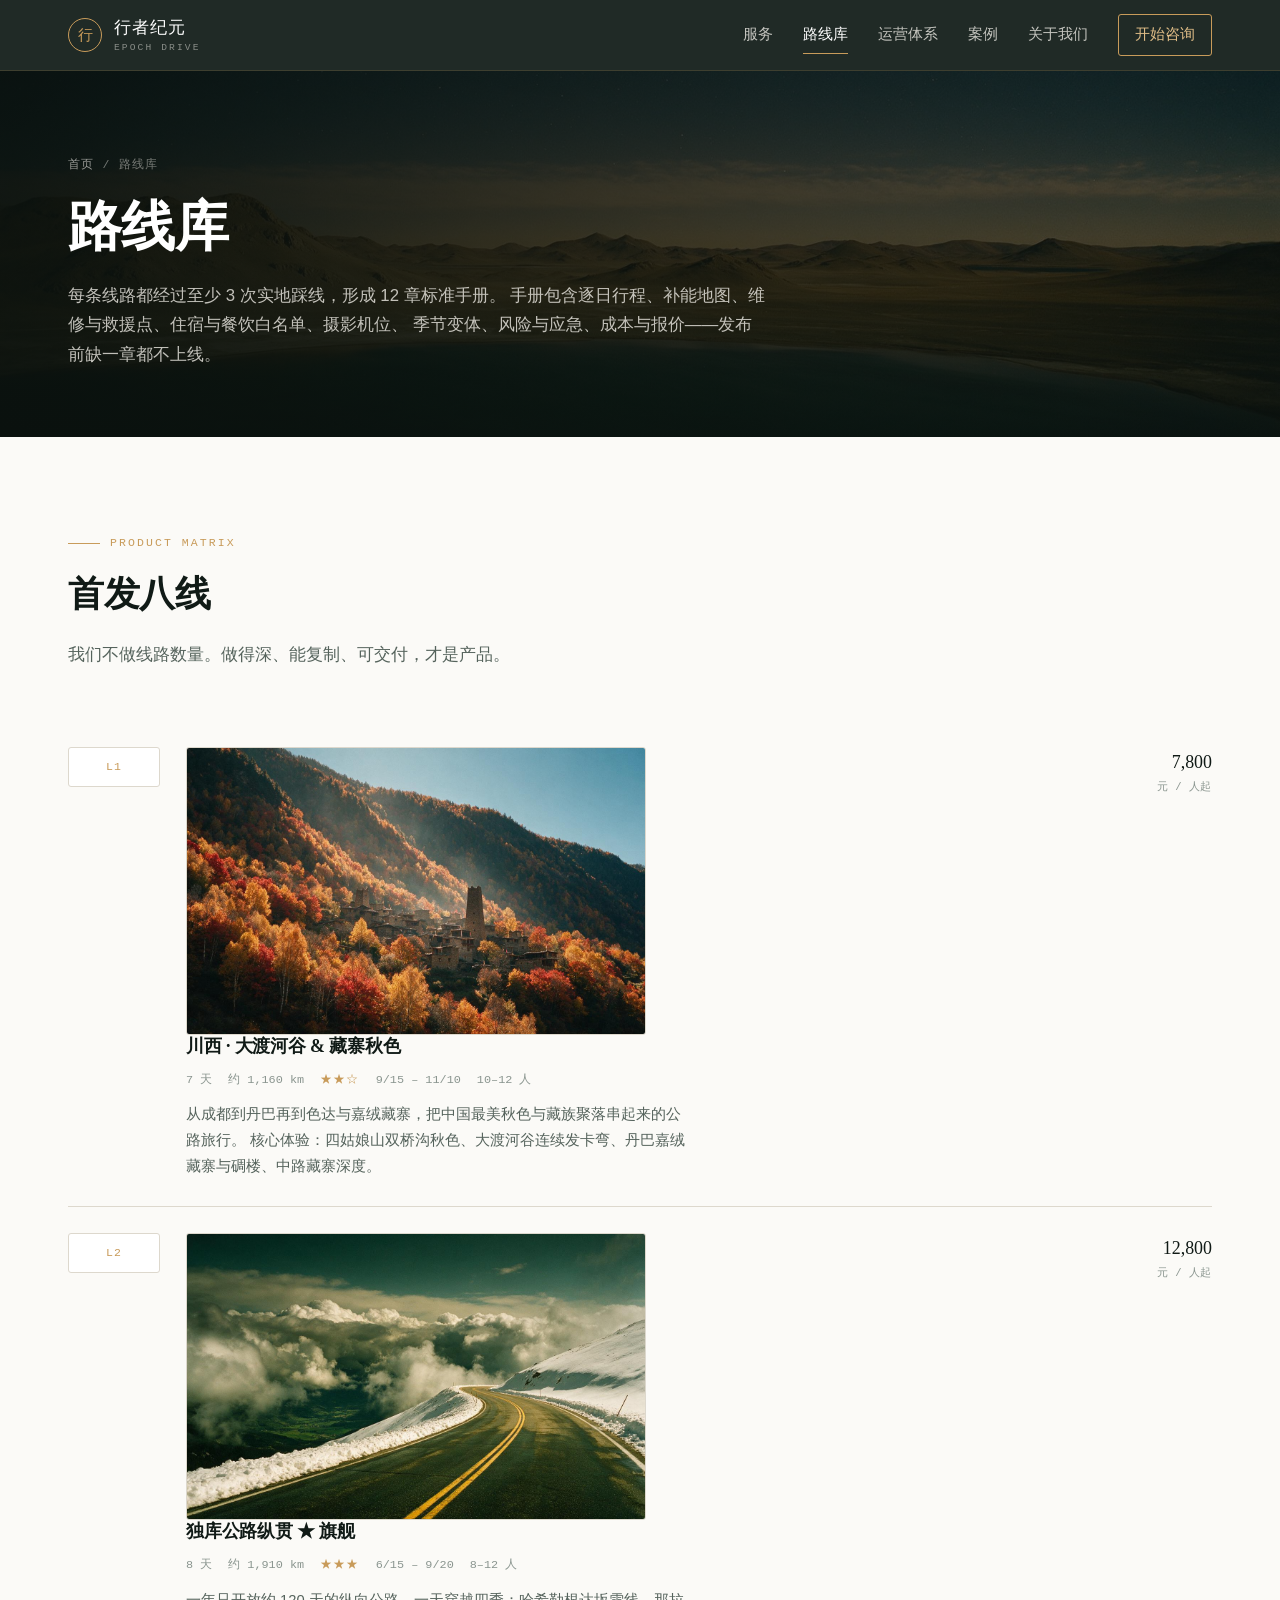
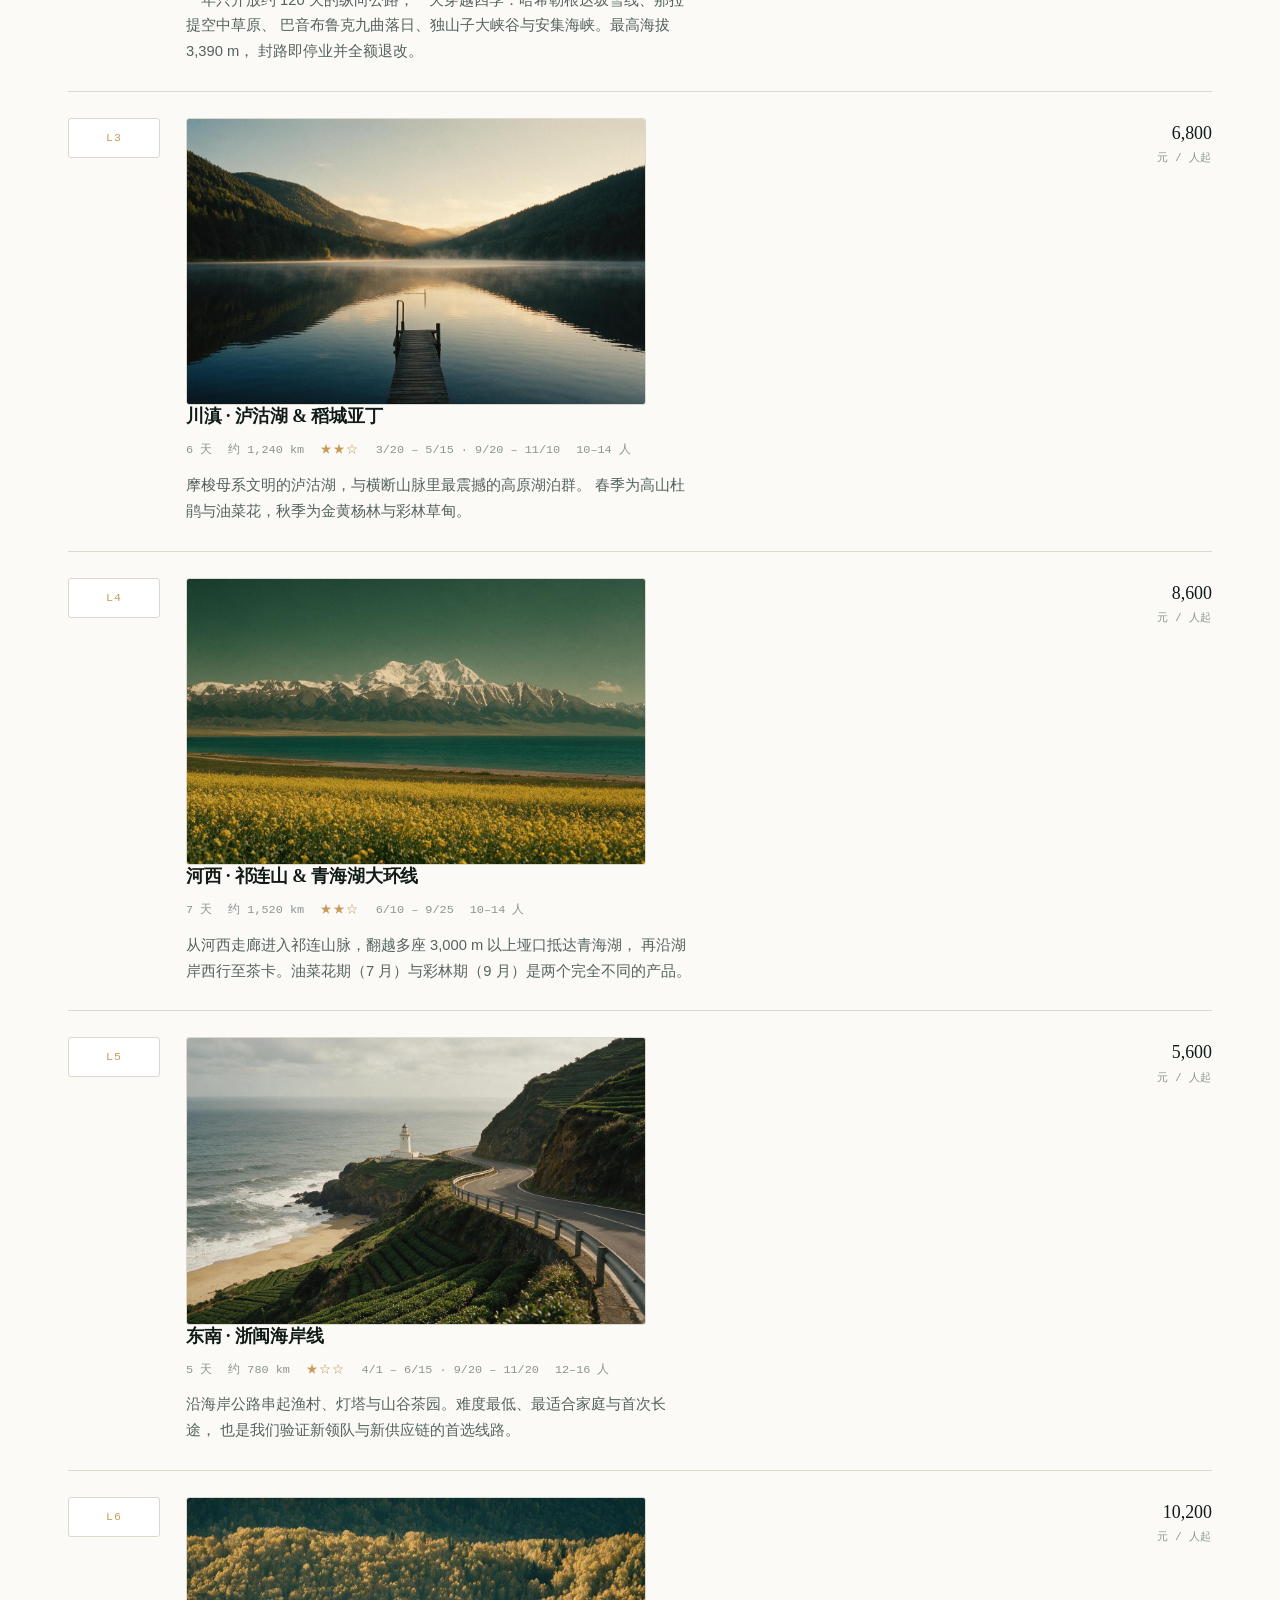
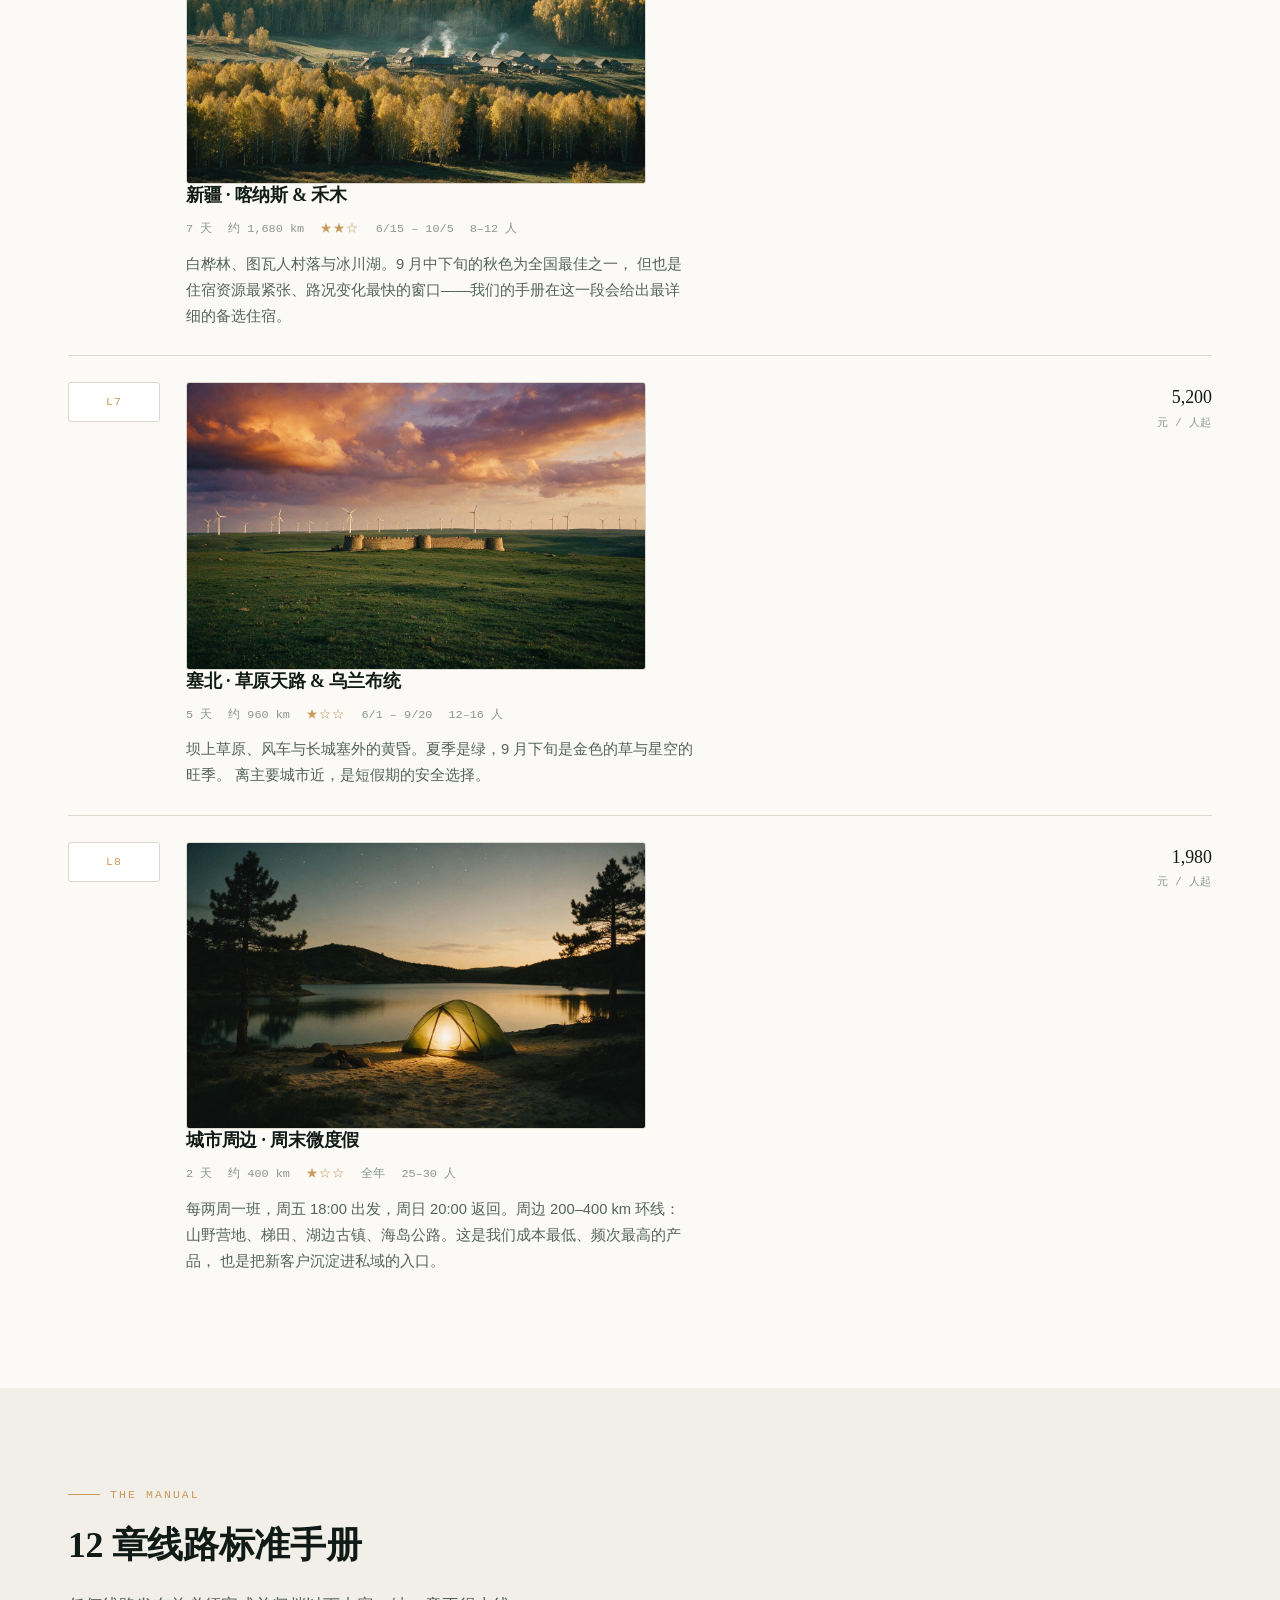
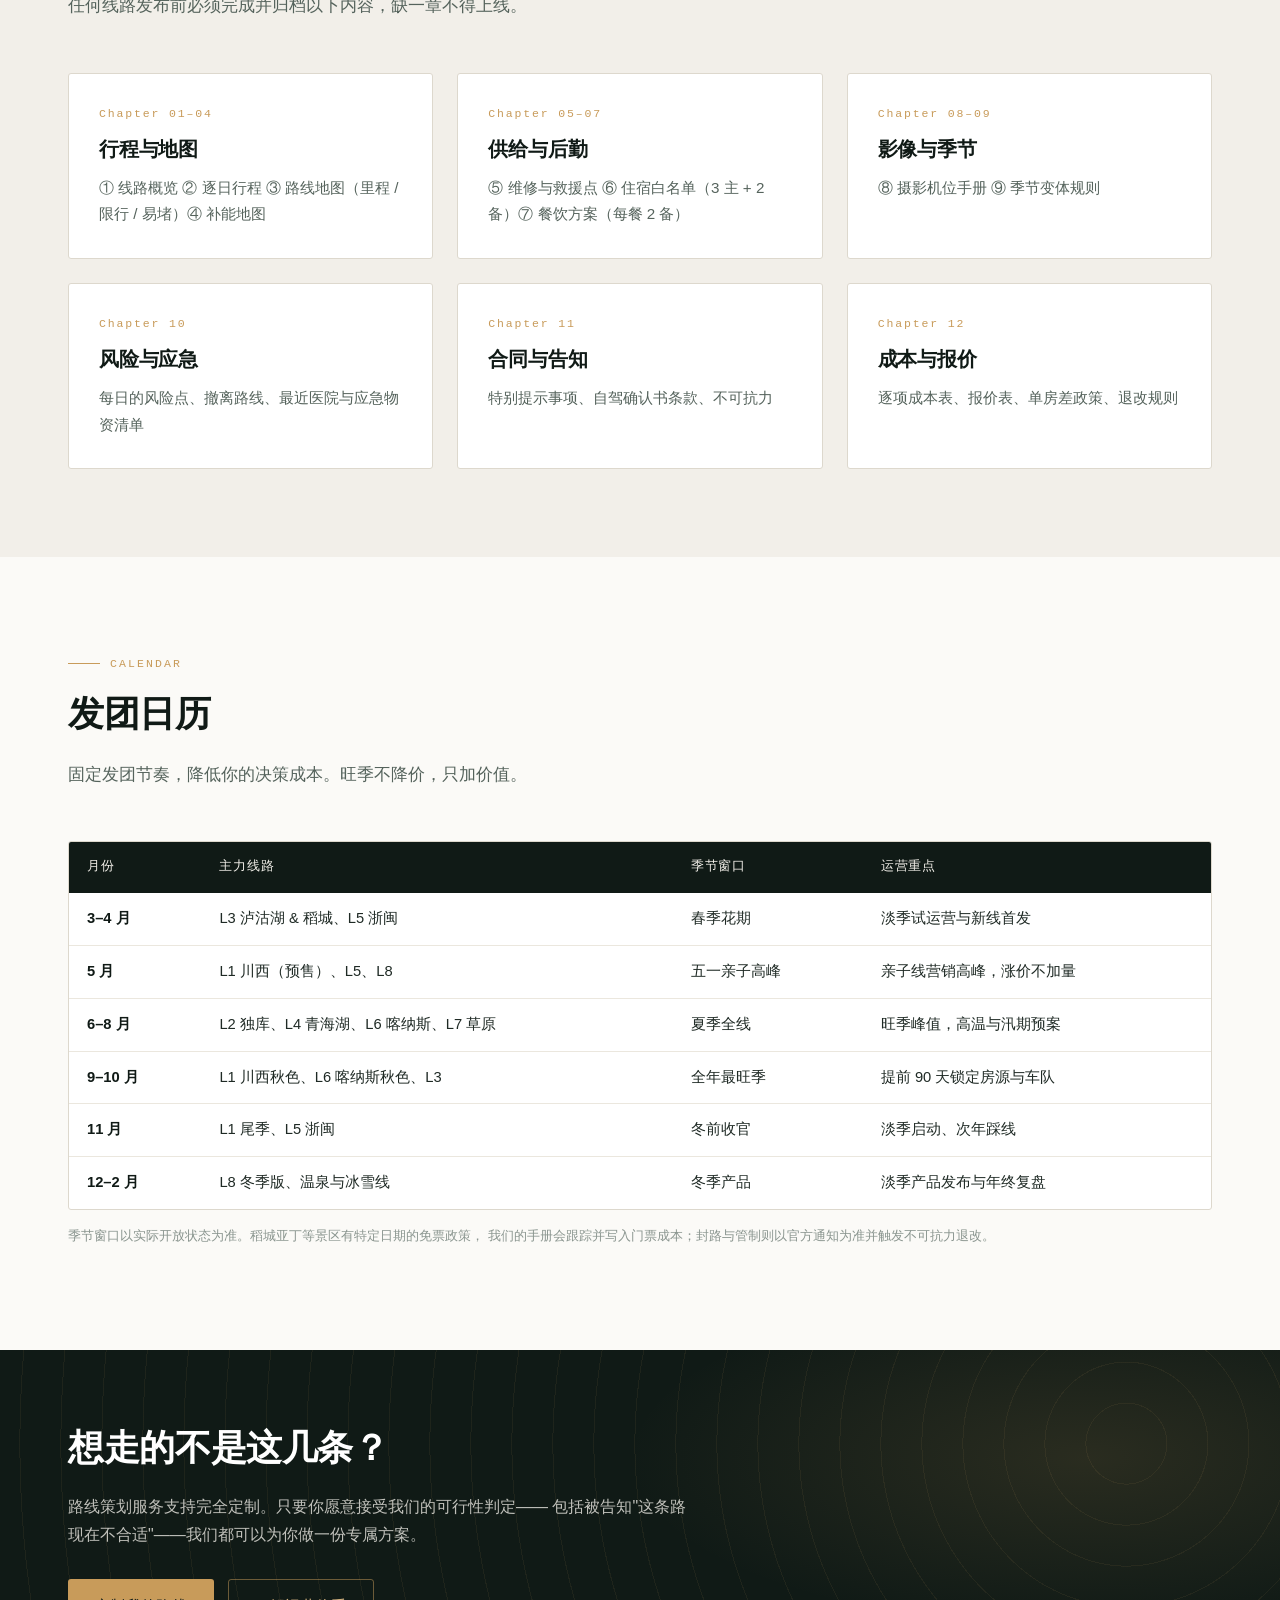
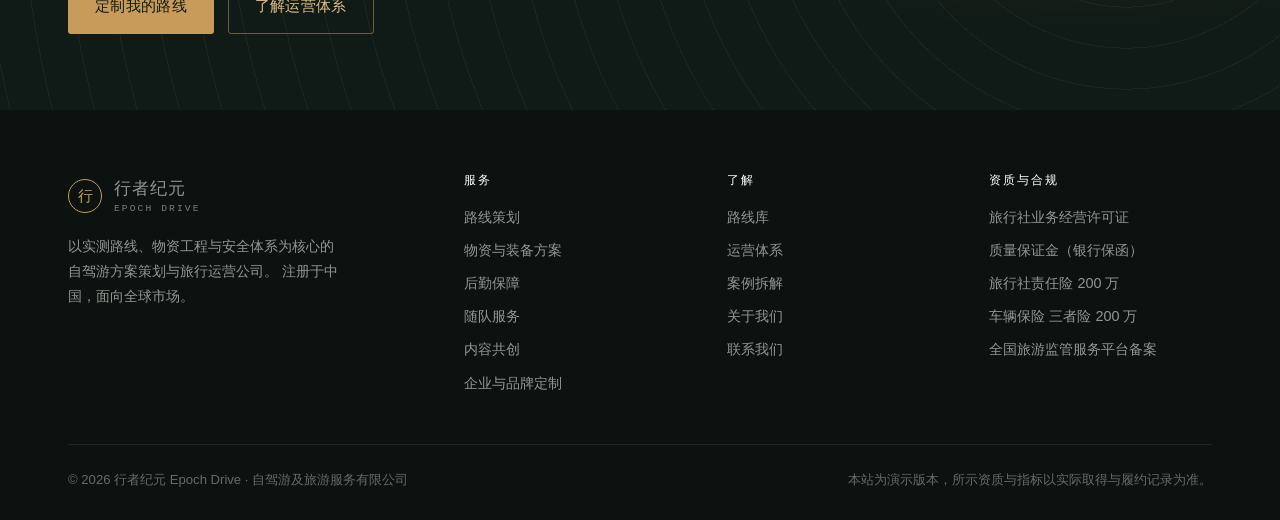
<file: routes.html>
<!DOCTYPE html>
<html lang="zh-CN">
<head>
<meta charset="UTF-8">
<meta name="viewport" content="width=device-width, initial-scale=1">
<title>路线库 · 行者纪元 Epoch Drive</title>
<meta name="description" content="8 条经实地踩线的首发线路：川西秋色、独库公路纵贯、泸沽湖稻城、祁连山青海湖、浙闽海岸、喀纳斯禾木、草原天路、城市周边微度假。含里程、难度、季节窗口与参考价格。">
<link rel="stylesheet" href="assets/styles.css">
<noscript><style>
.card,.product,.route,.step,.band-cell,.hero-stat{opacity:1 !important;transform:none !important}
</style></noscript>
</head>
<body>
<a class="skip-link" href="#main">跳到主要内容</a>

<header class="site-header">
  <div class="wrap">
    <a class="brand" href="index.html">
      <span class="brand-mark" aria-hidden="true">行</span>
      <span>
        <span class="brand-name">行者纪元</span>
        <span class="brand-sub">Epoch Drive</span>
      </span>
    </a>
    <button class="nav-toggle" aria-label="打开导航菜单" aria-expanded="false">≡</button>
    <nav class="nav" aria-label="主导航">
      <a href="services.html">服务</a>
      <a href="routes.html">路线库</a>
      <a href="operations.html">运营体系</a>
      <a href="case-study.html">案例</a>
      <a href="about.html">关于我们</a>
      <a href="contact.html" class="nav-cta">开始咨询</a>
    </nav>
  </div>
</header>

<main id="main">

  <section class="page-head">
    <div class="page-head-photo" data-bg="assets/img/hero_plateau.jpg" role="presentation"></div>
    <div class="wrap">
      <div class="breadcrumb"><a href="index.html">首页</a> / 路线库</div>
      <h1>路线库</h1>
      <p>
        每条线路都经过至少 3 次实地踩线，形成 12 章标准手册。
        手册包含逐日行程、补能地图、维修与救援点、住宿与餐饮白名单、摄影机位、
        季节变体、风险与应急、成本与报价——发布前缺一章都不上线。
      </p>
    </div>
  </section>

  <section class="section">
    <div class="wrap">
      <div class="section-head">
        <span class="eyebrow">Product matrix</span>
        <h2>首发八线</h2>
        <p class="lede">我们不做线路数量。做得深、能复制、可交付，才是产品。</p>
      </div>

      <div class="route">
        <div class="route-code">L1</div>
        <div>
          <figure class="route-thumb ph">
            <img src="assets/img/route_l1.jpg" alt="川西秋色中的藏寨与彩林" loading="lazy">
          </figure>
          <h3>川西 · 大渡河谷 &amp; 藏寨秋色</h3>
          <div class="route-meta">
            <span>7 天</span><span>约 1,160 km</span>
            <span class="difficulty">★★☆</span>
            <span>9/15 – 11/10</span>
            <span>10–12 人</span>
          </div>
          <p class="route-desc">
            从成都到丹巴再到色达与嘉绒藏寨，把中国最美秋色与藏族聚落串起来的公路旅行。
            核心体验：四姑娘山双桥沟秋色、大渡河谷连续发卡弯、丹巴嘉绒藏寨与碉楼、中路藏寨深度。
          </p>
        </div>
        <div class="route-price">7,800<small>元 / 人起</small></div>
      </div>

      <div class="route">
        <div class="route-code">L2</div>
        <div>
          <figure class="route-thumb ph">
            <img src="assets/img/route_l2.jpg" alt="独库公路翻越雪山垭口，云海在脚下" loading="lazy">
          </figure>
          <h3>独库公路纵贯 ★ 旗舰</h3>
          <div class="route-meta">
            <span>8 天</span><span>约 1,910 km</span>
            <span class="difficulty">★★★</span>
            <span>6/15 – 9/20</span>
            <span>8–12 人</span>
          </div>
          <p class="route-desc">
            一年只开放约 120 天的纵向公路，一天穿越四季：哈希勒根达坂雪线、那拉提空中草原、
            巴音布鲁克九曲落日、独山子大峡谷与安集海峡。最高海拔 3,390 m，
            封路即停业并全额退改。
          </p>
        </div>
        <div class="route-price">12,800<small>元 / 人起</small></div>
      </div>

      <div class="route">
        <div class="route-code">L3</div>
        <div>
          <figure class="route-thumb ph">
            <img src="assets/img/route_l3.jpg" alt="晨雾中的高山湖泊与木栈道" loading="lazy">
          </figure>
          <h3>川滇 · 泸沽湖 &amp; 稻城亚丁</h3>
          <div class="route-meta">
            <span>6 天</span><span>约 1,240 km</span>
            <span class="difficulty">★★☆</span>
            <span>3/20 – 5/15 · 9/20 – 11/10</span>
            <span>10–14 人</span>
          </div>
          <p class="route-desc">
            摩梭母系文明的泸沽湖，与横断山脉里最震撼的高原湖泊群。
            春季为高山杜鹃与油菜花，秋季为金黄杨林与彩林草甸。
          </p>
        </div>
        <div class="route-price">6,800<small>元 / 人起</small></div>
      </div>

      <div class="route">
        <div class="route-code">L4</div>
        <div>
          <figure class="route-thumb ph">
            <img src="assets/img/route_l4.jpg" alt="青海湖岸的油菜花田与远处雪山" loading="lazy">
          </figure>
          <h3>河西 · 祁连山 &amp; 青海湖大环线</h3>
          <div class="route-meta">
            <span>7 天</span><span>约 1,520 km</span>
            <span class="difficulty">★★☆</span>
            <span>6/10 – 9/25</span>
            <span>10–14 人</span>
          </div>
          <p class="route-desc">
            从河西走廊进入祁连山脉，翻越多座 3,000 m 以上垭口抵达青海湖，
            再沿湖岸西行至茶卡。油菜花期（7 月）与彩林期（9 月）是两个完全不同的产品。
          </p>
        </div>
        <div class="route-price">8,600<small>元 / 人起</small></div>
      </div>

      <div class="route">
        <div class="route-code">L5</div>
        <div>
          <figure class="route-thumb ph">
            <img src="assets/img/route_l5.jpg" alt="海岸公路与海岬上的灯塔" loading="lazy">
          </figure>
          <h3>东南 · 浙闽海岸线</h3>
          <div class="route-meta">
            <span>5 天</span><span>约 780 km</span>
            <span class="difficulty">★☆☆</span>
            <span>4/1 – 6/15 · 9/20 – 11/20</span>
            <span>12–16 人</span>
          </div>
          <p class="route-desc">
            沿海岸公路串起渔村、灯塔与山谷茶园。难度最低、最适合家庭与首次长途，
            也是我们验证新领队与新供应链的首选线路。
          </p>
        </div>
        <div class="route-price">5,600<small>元 / 人起</small></div>
      </div>

      <div class="route">
        <div class="route-code">L6</div>
        <div>
          <figure class="route-thumb ph">
            <img src="assets/img/route_l6.jpg" alt="喀纳斯的白桦林与炊烟中的木屋" loading="lazy">
          </figure>
          <h3>新疆 · 喀纳斯 &amp; 禾木</h3>
          <div class="route-meta">
            <span>7 天</span><span>约 1,680 km</span>
            <span class="difficulty">★★☆</span>
            <span>6/15 – 10/5</span>
            <span>8–12 人</span>
          </div>
          <p class="route-desc">
            白桦林、图瓦人村落与冰川湖。9 月中下旬的秋色为全国最佳之一，
            但也是住宿资源最紧张、路况变化最快的窗口——我们的手册在这一段会给出最详细的备选住宿。
          </p>
        </div>
        <div class="route-price">10,200<small>元 / 人起</small></div>
      </div>

      <div class="route">
        <div class="route-code">L7</div>
        <div>
          <figure class="route-thumb ph">
            <img src="assets/img/route_l7.jpg" alt="草原天路的风车与远处古城墙" loading="lazy">
          </figure>
          <h3>塞北 · 草原天路 &amp; 乌兰布统</h3>
          <div class="route-meta">
            <span>5 天</span><span>约 960 km</span>
            <span class="difficulty">★☆☆</span>
            <span>6/1 – 9/20</span>
            <span>12–16 人</span>
          </div>
          <p class="route-desc">
            坝上草原、风车与长城塞外的黄昏。夏季是绿，9 月下旬是金色的草与星空的旺季。
            离主要城市近，是短假期的安全选择。
          </p>
        </div>
        <div class="route-price">5,200<small>元 / 人起</small></div>
      </div>

      <div class="route">
        <div class="route-code">L8</div>
        <div>
          <figure class="route-thumb ph">
            <img src="assets/img/route_l8.jpg" alt="湖畔营地的第一颗星星与帐篷灯光" loading="lazy">
          </figure>
          <h3>城市周边 · 周末微度假</h3>
          <div class="route-meta">
            <span>2 天</span><span>约 400 km</span>
            <span class="difficulty">★☆☆</span>
            <span>全年</span>
            <span>25–30 人</span>
          </div>
          <p class="route-desc">
            每两周一班，周五 18:00 出发，周日 20:00 返回。周边 200–400 km 环线：
            山野营地、梯田、湖边古镇、海岛公路。这是我们成本最低、频次最高的产品，
            也是把新客户沉淀进私域的入口。
          </p>
        </div>
        <div class="route-price">1,980<small>元 / 人起</small></div>
      </div>
    </div>
  </section>

  <!-- ===== 手册标准 ===== -->
  <section class="section section-sand">
    <div class="wrap">
      <div class="section-head">
        <span class="eyebrow">The manual</span>
        <h2>12 章线路标准手册</h2>
        <p class="lede">任何线路发布前必须完成并归档以下内容，缺一章不得上线。</p>
      </div>
      <div class="grid grid-3">
        <div class="card"><span class="card-num">Chapter 01–04</span><h3>行程与地图</h3><p>① 线路概览 ② 逐日行程 ③ 路线地图（里程 / 限行 / 易堵）④ 补能地图</p></div>
        <div class="card"><span class="card-num">Chapter 05–07</span><h3>供给与后勤</h3><p>⑤ 维修与救援点 ⑥ 住宿白名单（3 主 + 2 备）⑦ 餐饮方案（每餐 2 备）</p></div>
        <div class="card"><span class="card-num">Chapter 08–09</span><h3>影像与季节</h3><p>⑧ 摄影机位手册 ⑨ 季节变体规则</p></div>
        <div class="card"><span class="card-num">Chapter 10</span><h3>风险与应急</h3><p>每日的风险点、撤离路线、最近医院与应急物资清单</p></div>
        <div class="card"><span class="card-num">Chapter 11</span><h3>合同与告知</h3><p>特别提示事项、自驾确认书条款、不可抗力</p></div>
        <div class="card"><span class="card-num">Chapter 12</span><h3>成本与报价</h3><p>逐项成本表、报价表、单房差政策、退改规则</p></div>
      </div>
    </div>
  </section>

  <!-- ===== 季节表 ===== -->
  <section class="section">
    <div class="wrap">
      <div class="section-head">
        <span class="eyebrow">Calendar</span>
        <h2>发团日历</h2>
        <p class="lede">固定发团节奏，降低你的决策成本。旺季不降价，只加价值。</p>
      </div>
      <div class="table-wrap">
        <table>
          <thead><tr><th>月份</th><th>主力线路</th><th>季节窗口</th><th>运营重点</th></tr></thead>
          <tbody>
            <tr><td><strong>3–4 月</strong></td><td>L3 泸沽湖 &amp; 稻城、L5 浙闽</td><td>春季花期</td><td>淡季试运营与新线首发</td></tr>
            <tr><td><strong>5 月</strong></td><td>L1 川西（预售）、L5、L8</td><td>五一亲子高峰</td><td>亲子线营销高峰，涨价不加量</td></tr>
            <tr><td><strong>6–8 月</strong></td><td>L2 独库、L4 青海湖、L6 喀纳斯、L7 草原</td><td>夏季全线</td><td>旺季峰值，高温与汛期预案</td></tr>
            <tr><td><strong>9–10 月</strong></td><td>L1 川西秋色、L6 喀纳斯秋色、L3</td><td>全年最旺季</td><td>提前 90 天锁定房源与车队</td></tr>
            <tr><td><strong>11 月</strong></td><td>L1 尾季、L5 浙闽</td><td>冬前收官</td><td>淡季启动、次年踩线</td></tr>
            <tr><td><strong>12–2 月</strong></td><td>L8 冬季版、温泉与冰雪线</td><td>冬季产品</td><td>淡季产品发布与年终复盘</td></tr>
          </tbody>
        </table>
      </div>
      <p class="table-note">
        季节窗口以实际开放状态为准。稻城亚丁等景区有特定日期的免票政策，
        我们的手册会跟踪并写入门票成本；封路与管制则以官方通知为准并触发不可抗力退改。
      </p>
    </div>
  </section>

  <section class="cta-band">
    <div class="wrap">
      <h2>想走的不是这几条？</h2>
      <p>
        路线策划服务支持完全定制。只要你愿意接受我们的可行性判定——
        包括被告知"这条路现在不合适"——我们都可以为你做一份专属方案。
      </p>
      <div class="cta-actions">
        <a class="btn btn-primary" href="contact.html">定制我的路线</a>
        <a class="btn btn-ghost" href="operations.html">了解运营体系</a>
      </div>
    </div>
  </section>

</main>

<footer class="site-footer">
  <div class="wrap">
    <div class="footer-grid">
      <div>
        <div class="footer-brand">
          <span class="brand-mark" aria-hidden="true">行</span>
          <span>
            <span class="brand-name">行者纪元</span>
            <span class="brand-sub">Epoch Drive</span>
          </span>
        </div>
        <p style="max-width:34ch">
          以实测路线、物资工程与安全体系为核心的自驾游方案策划与旅行运营公司。
          注册于中国，面向全球市场。
        </p>
      </div>
      <div>
        <h4>服务</h4>
        <ul>
          <li><a href="services.html#p1">路线策划</a></li>
          <li><a href="services.html#p2">物资与装备方案</a></li>
          <li><a href="services.html#p3">后勤保障</a></li>
          <li><a href="services.html#p4">随队服务</a></li>
          <li><a href="services.html#p5">内容共创</a></li>
          <li><a href="services.html#p6">企业与品牌定制</a></li>
        </ul>
      </div>
      <div>
        <h4>了解</h4>
        <ul>
          <li><a href="routes.html">路线库</a></li>
          <li><a href="operations.html">运营体系</a></li>
          <li><a href="case-study.html">案例拆解</a></li>
          <li><a href="about.html">关于我们</a></li>
          <li><a href="contact.html">联系我们</a></li>
        </ul>
      </div>
      <div>
        <h4>资质与合规</h4>
        <ul>
          <li>旅行社业务经营许可证</li>
          <li>质量保证金（银行保函）</li>
          <li>旅行社责任险 200 万</li>
          <li>车辆保险 三者险 200 万</li>
          <li>全国旅游监管服务平台备案</li>
        </ul>
      </div>
    </div>
    <div class="footer-bottom">
      <span>© 2026 行者纪元 Epoch Drive · 自驾游及旅游服务有限公司</span>
      <span>本站为演示版本，所示资质与指标以实际取得与履约记录为准。</span>
    </div>
  </div>
</footer>

<script src="assets/main.js"></script>
</body>
</html>
</file>
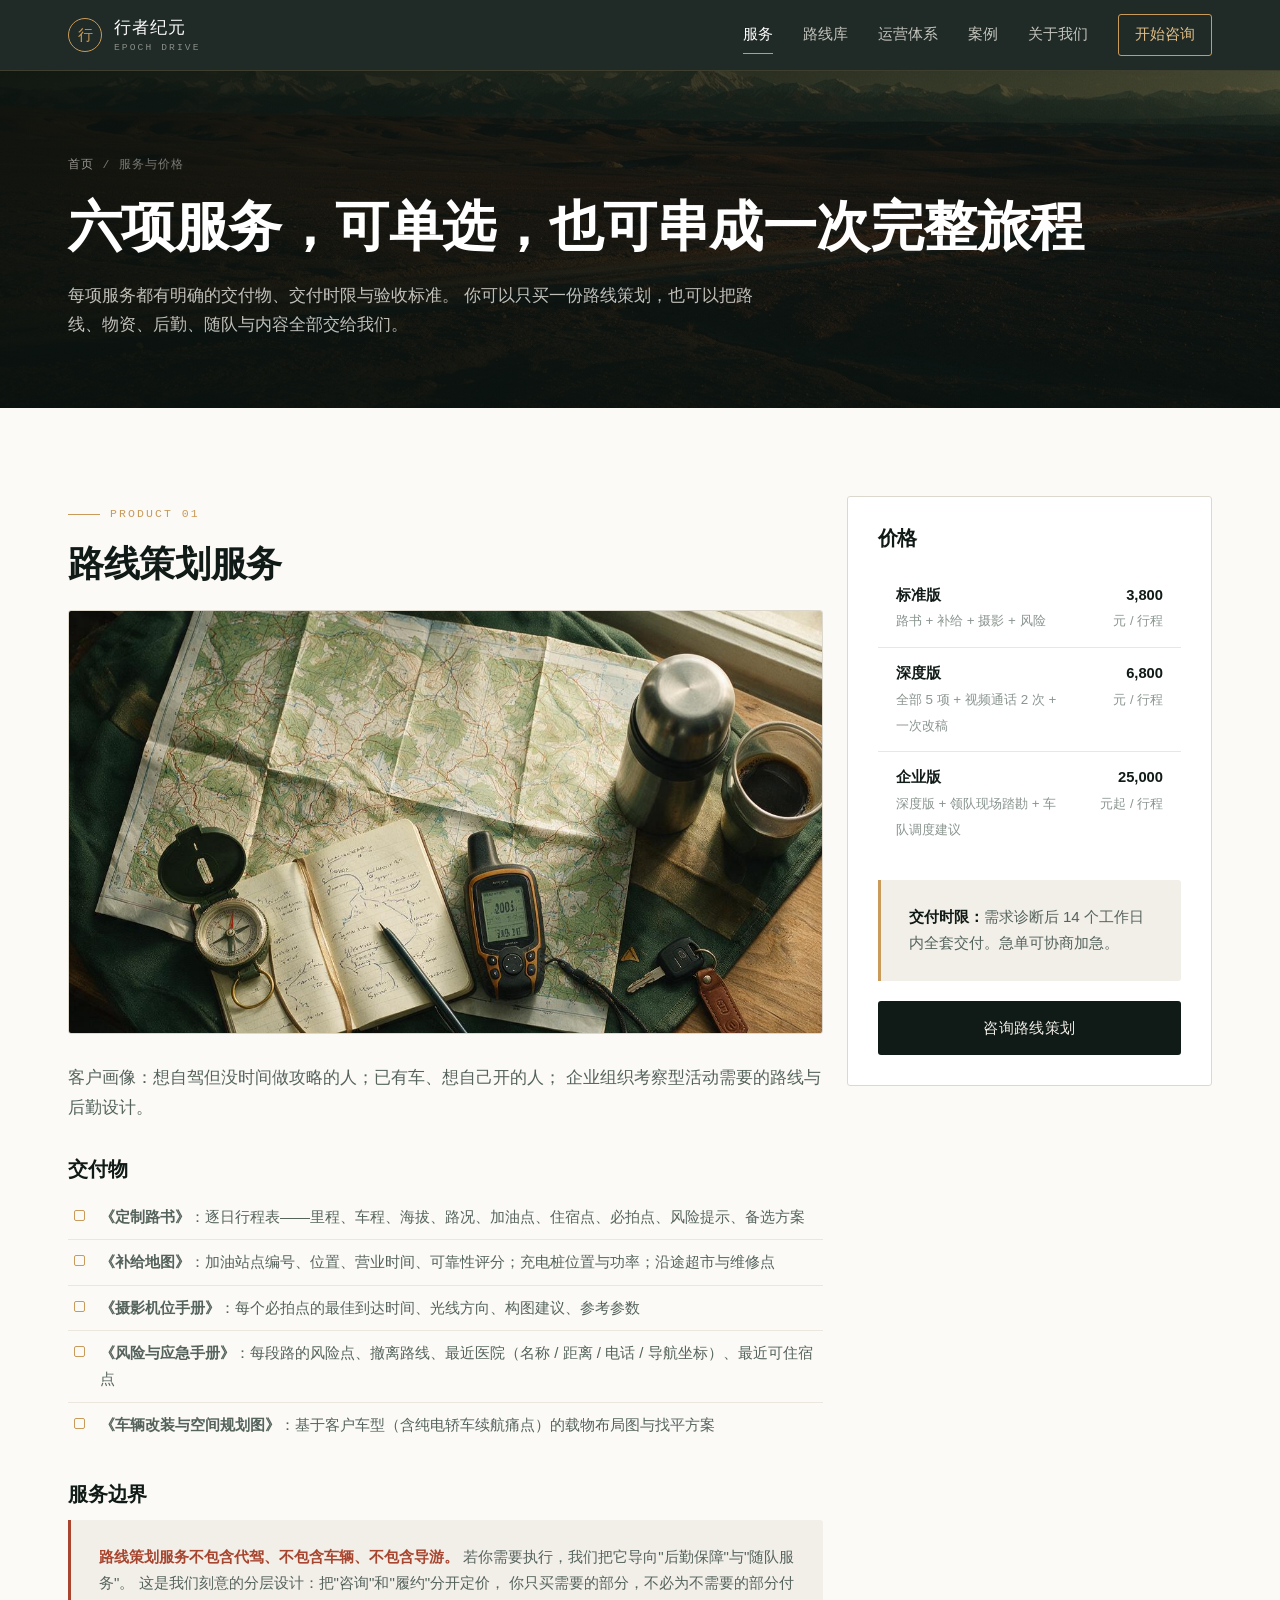
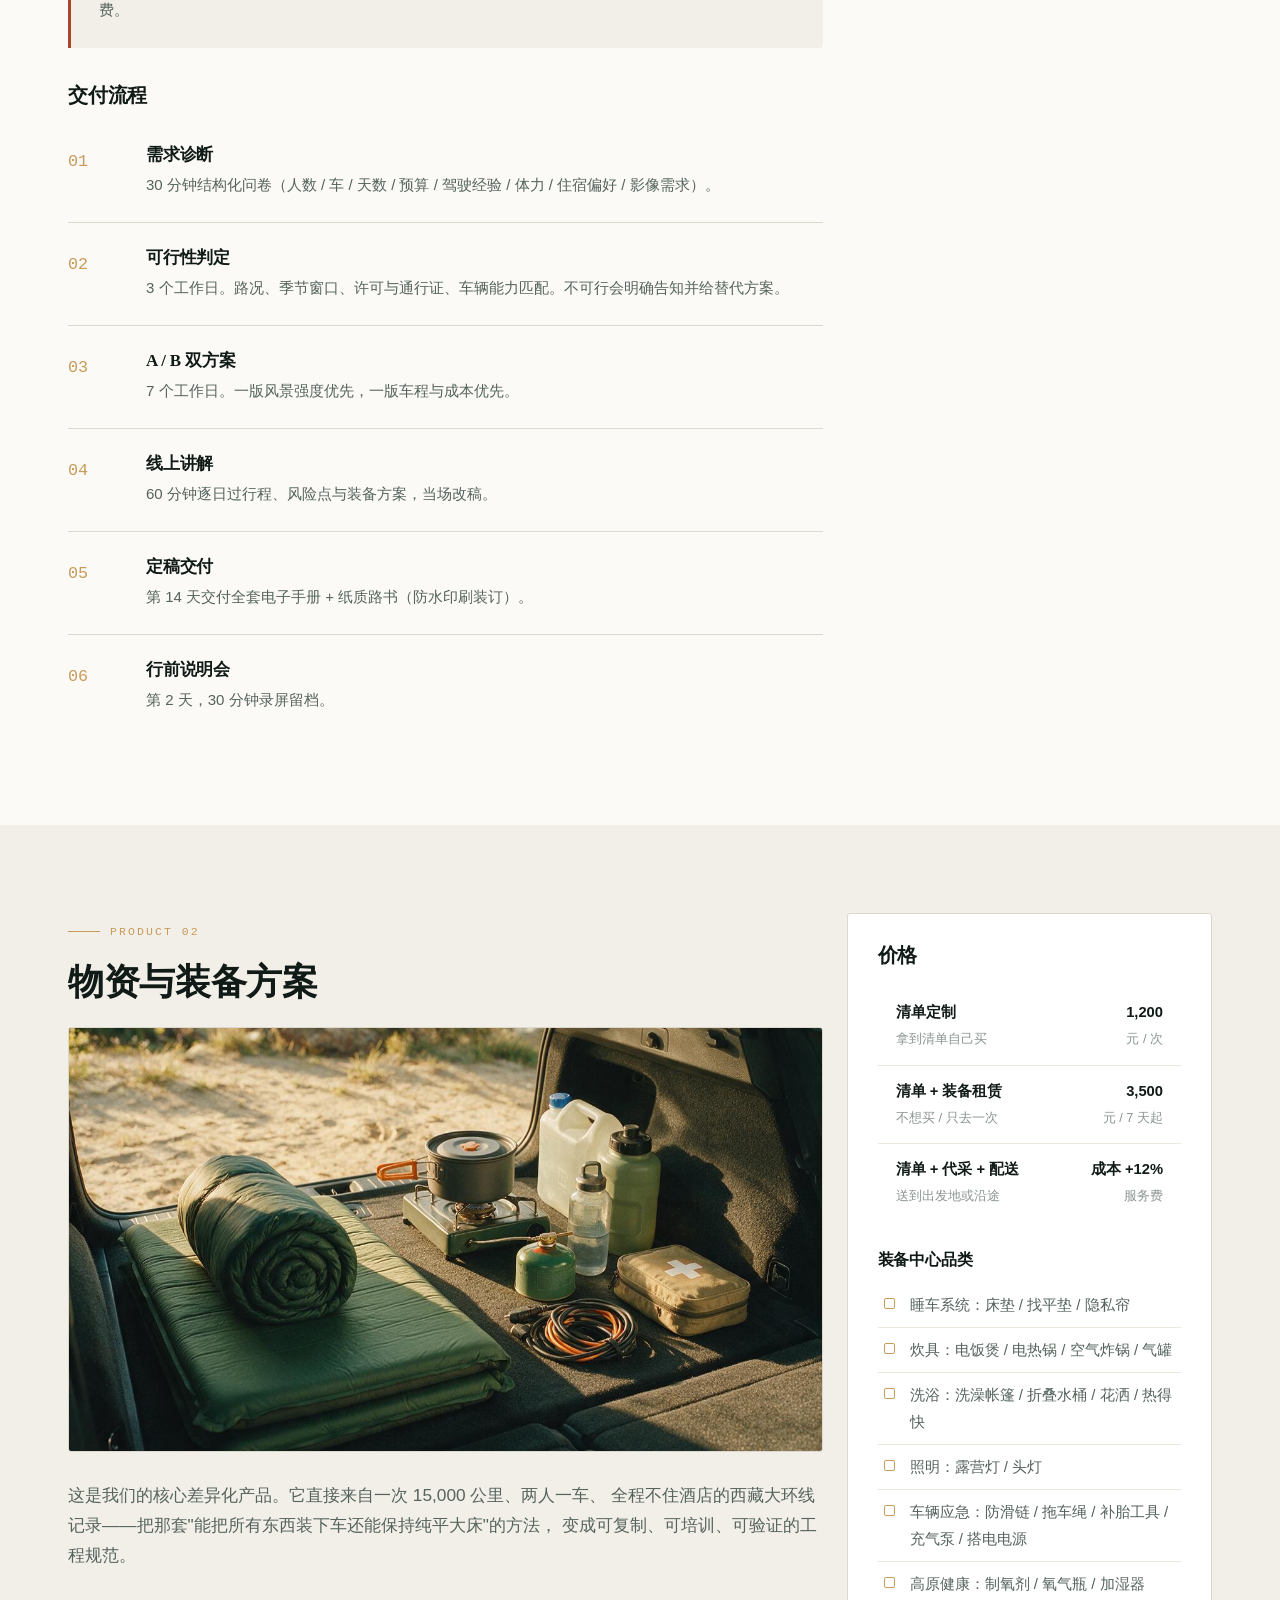
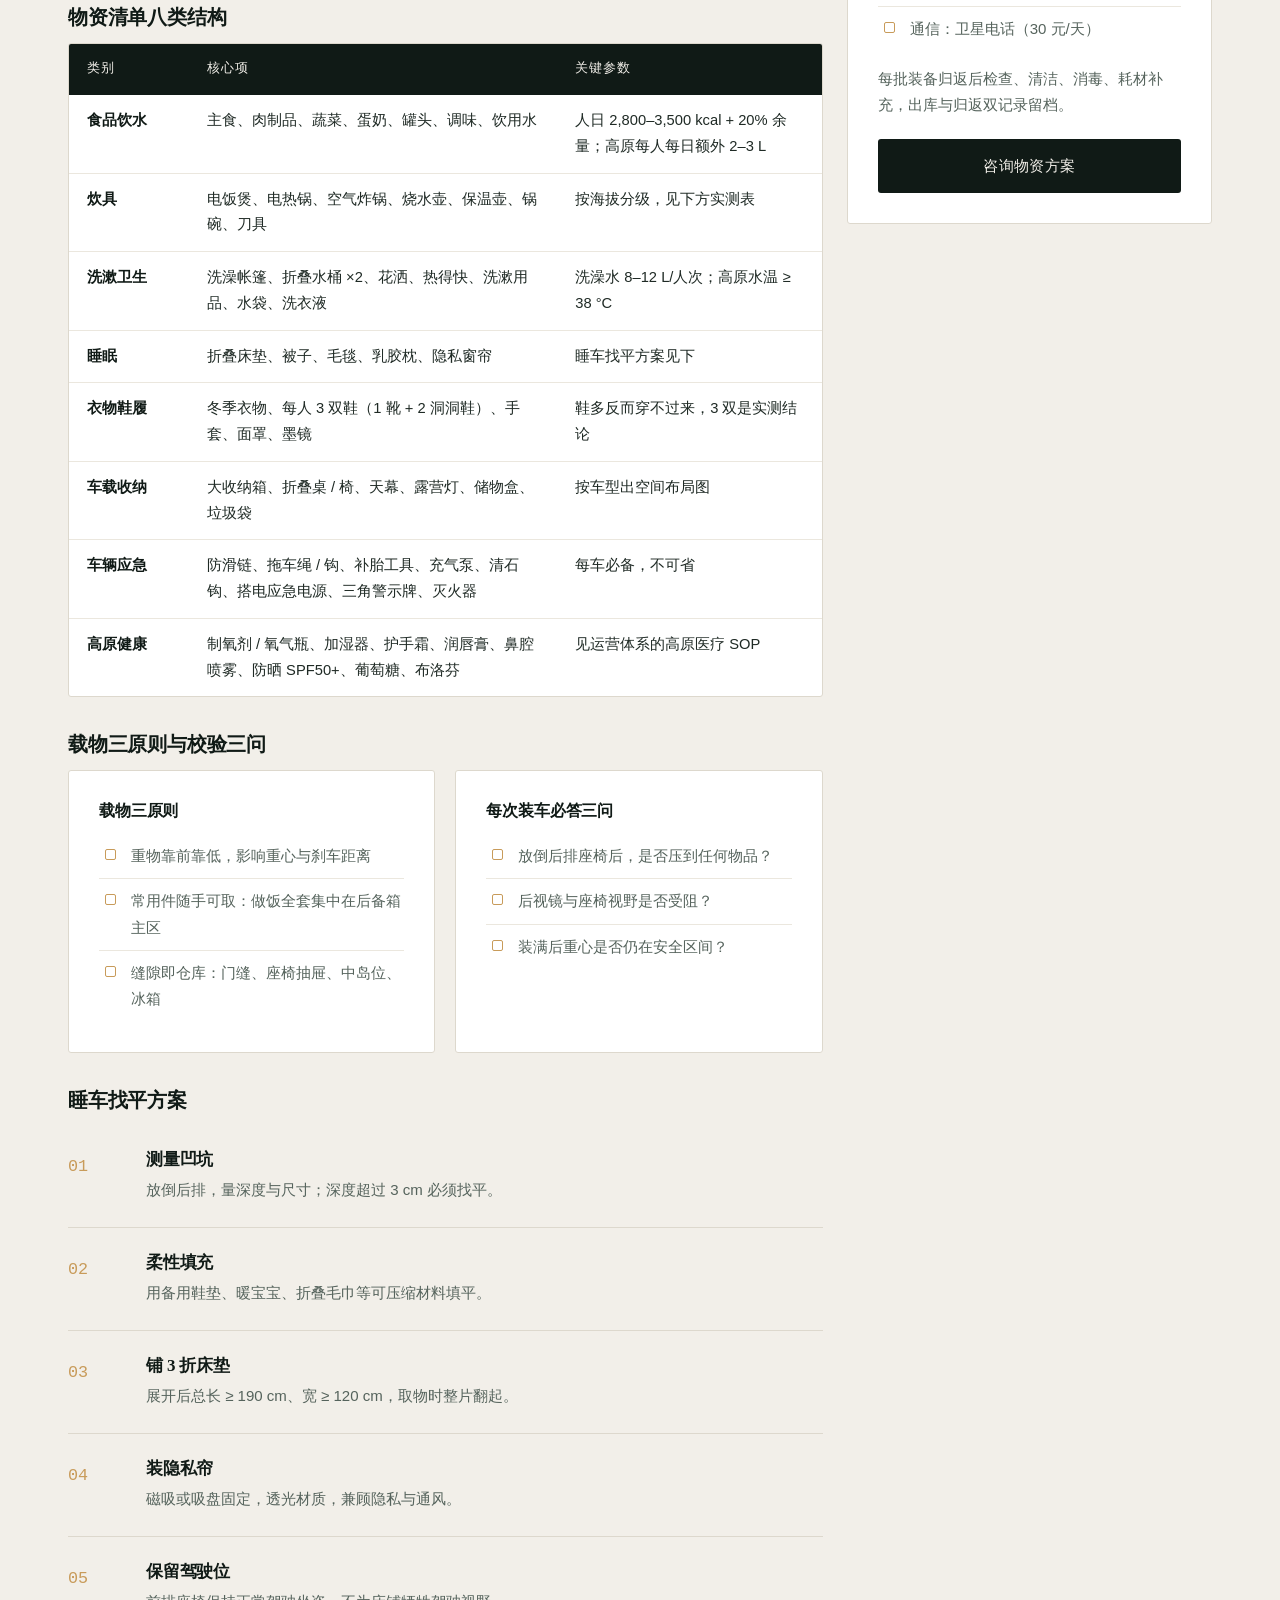
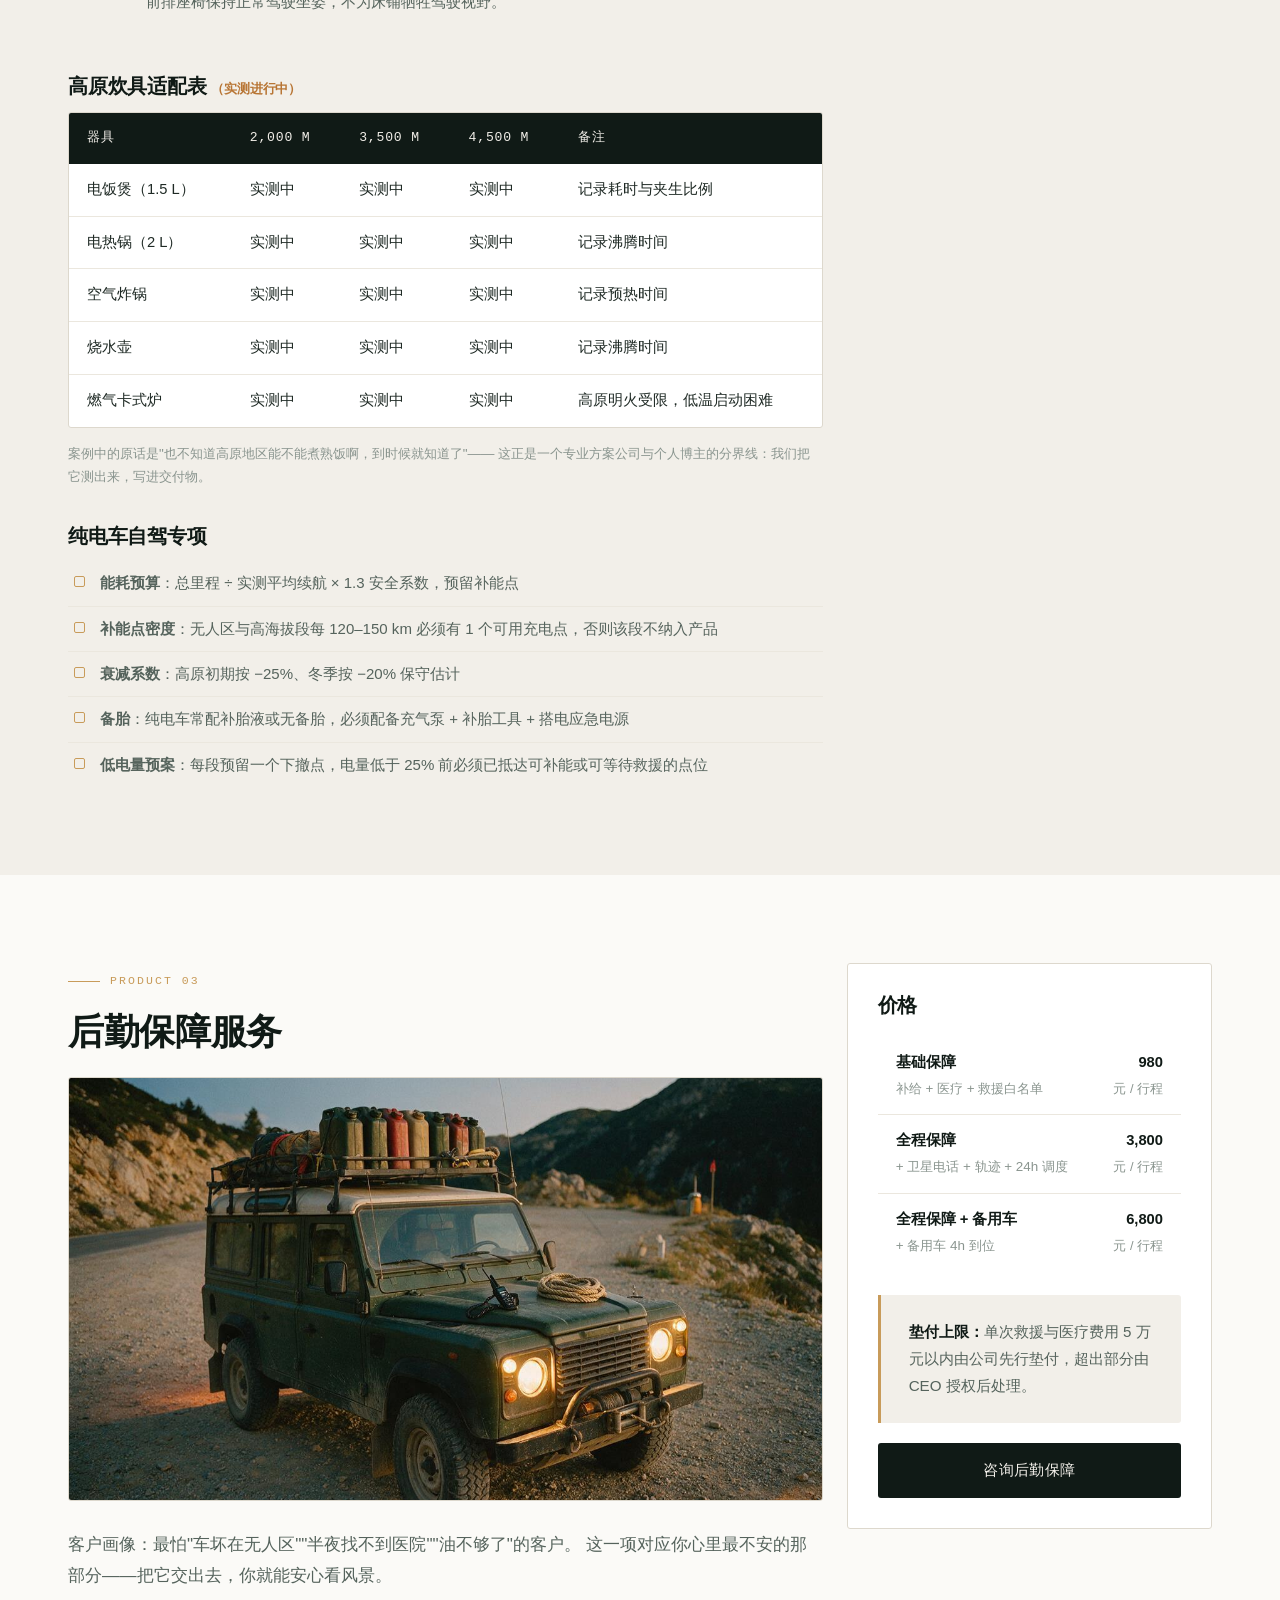
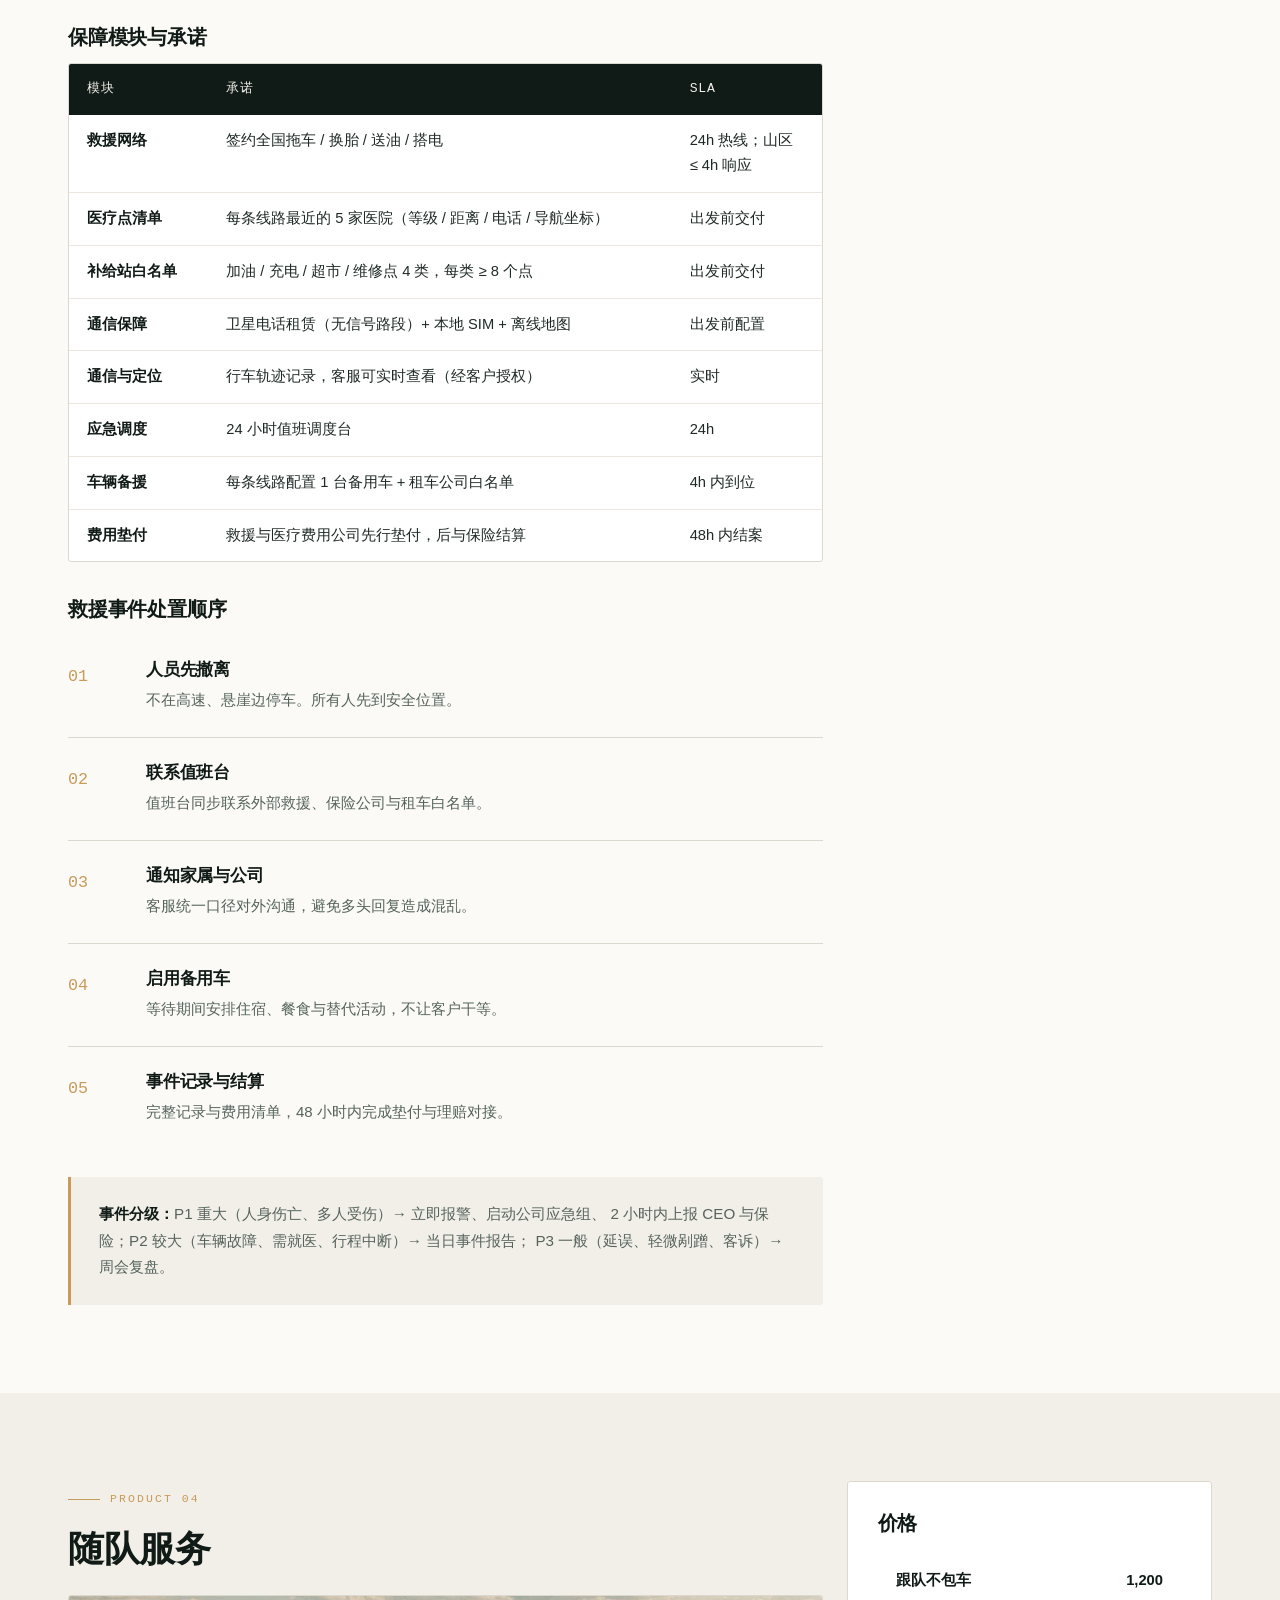
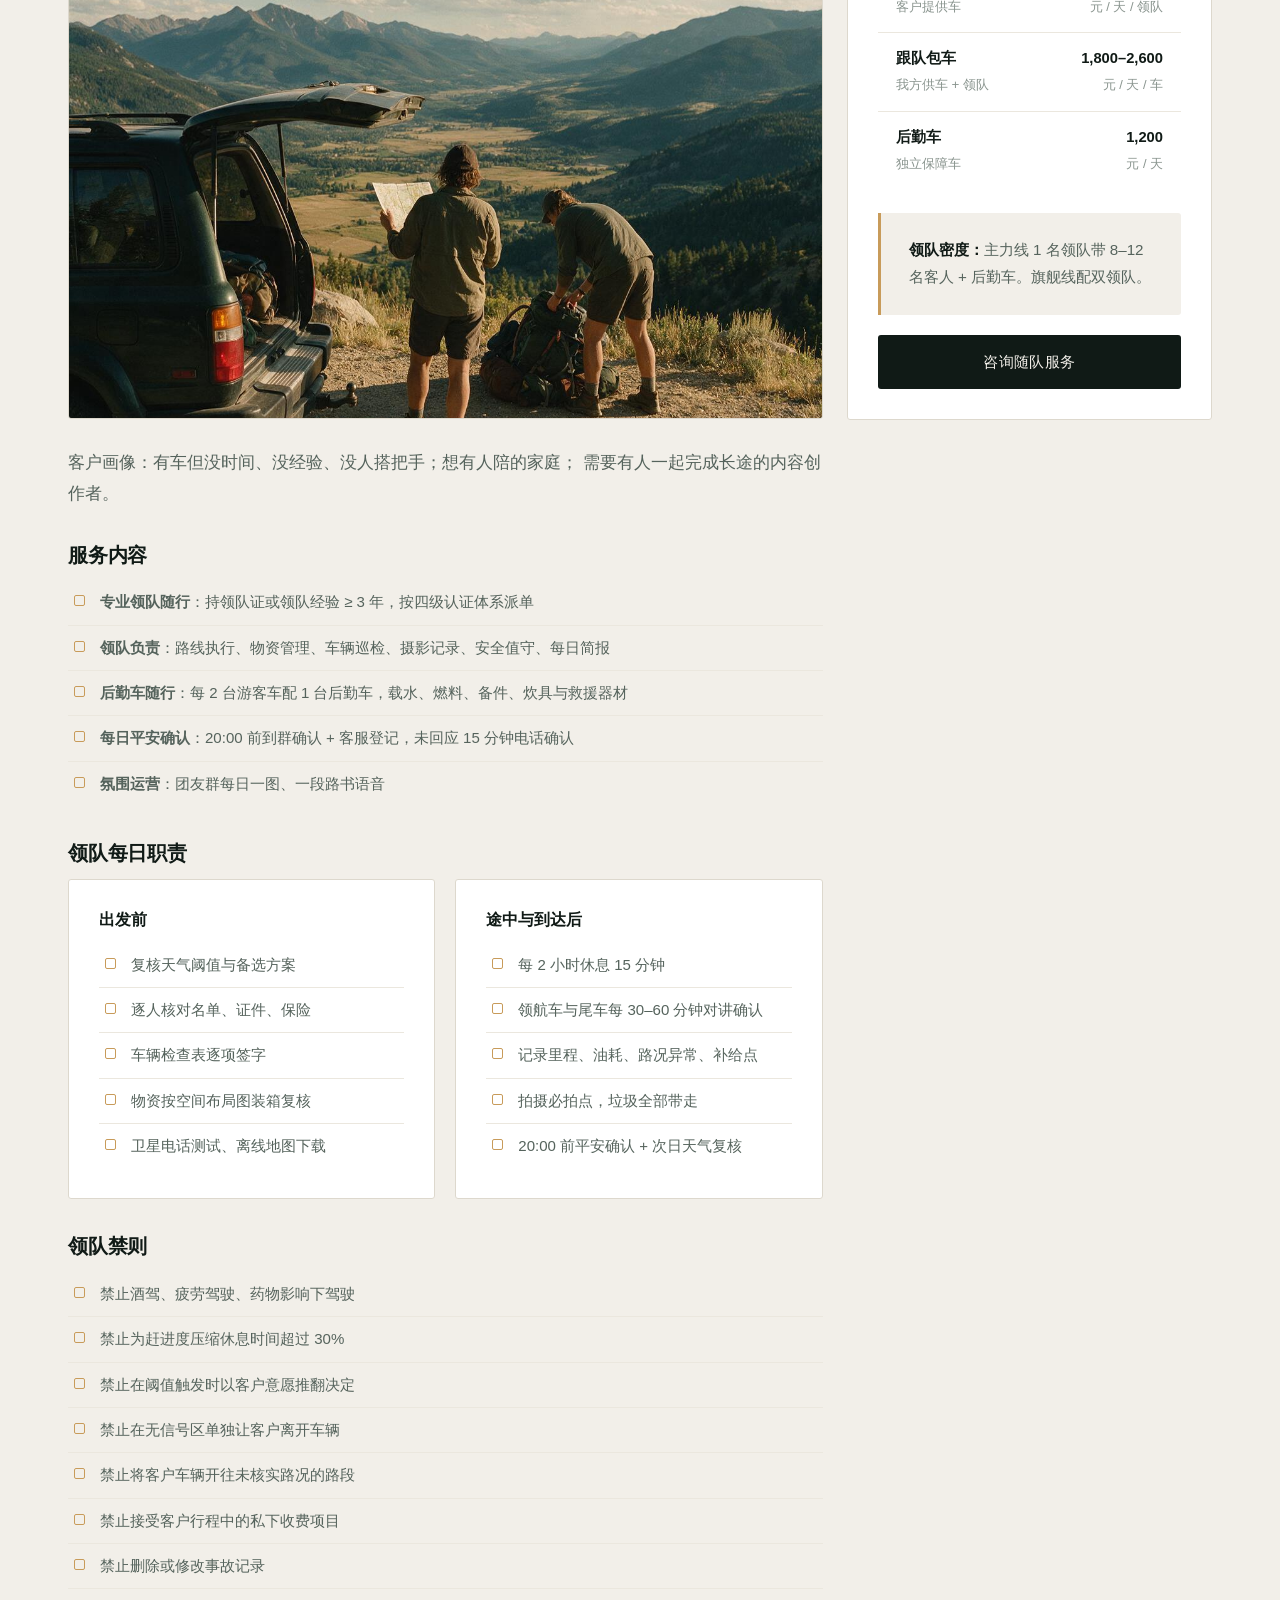
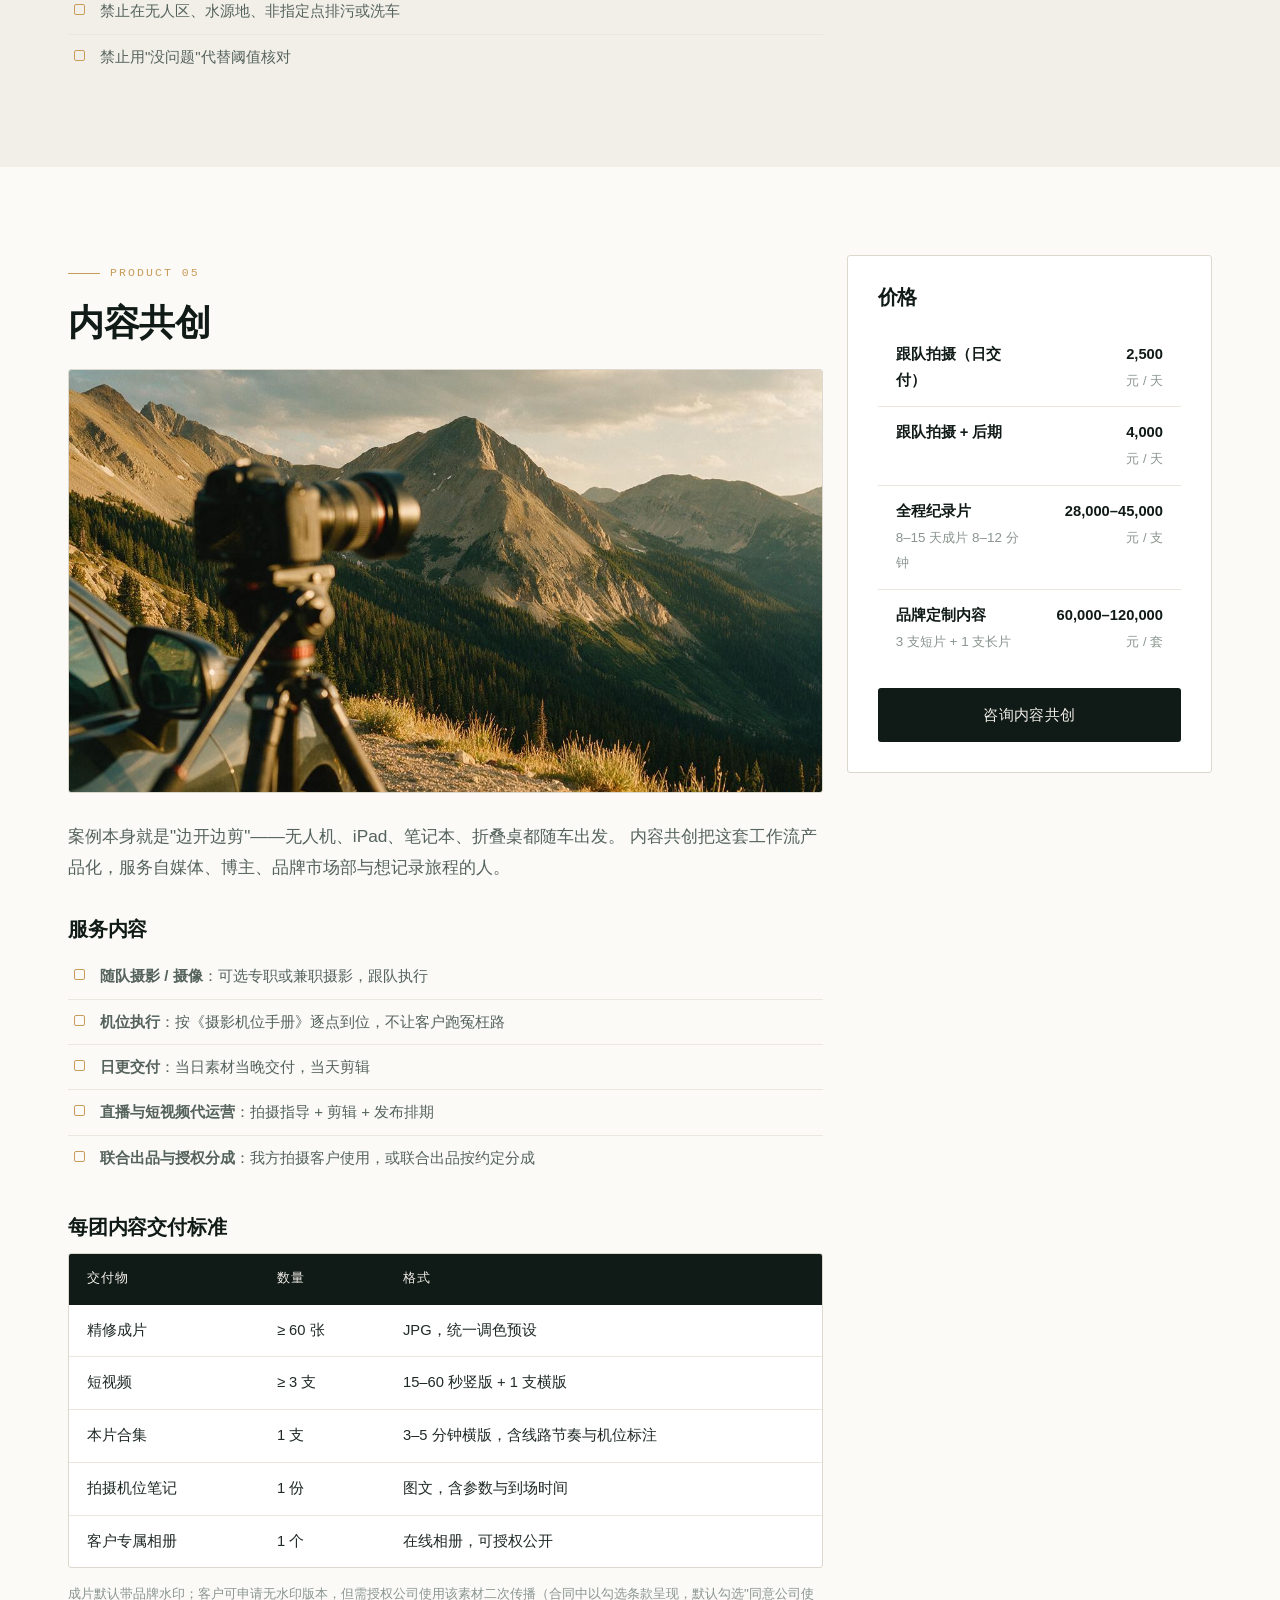
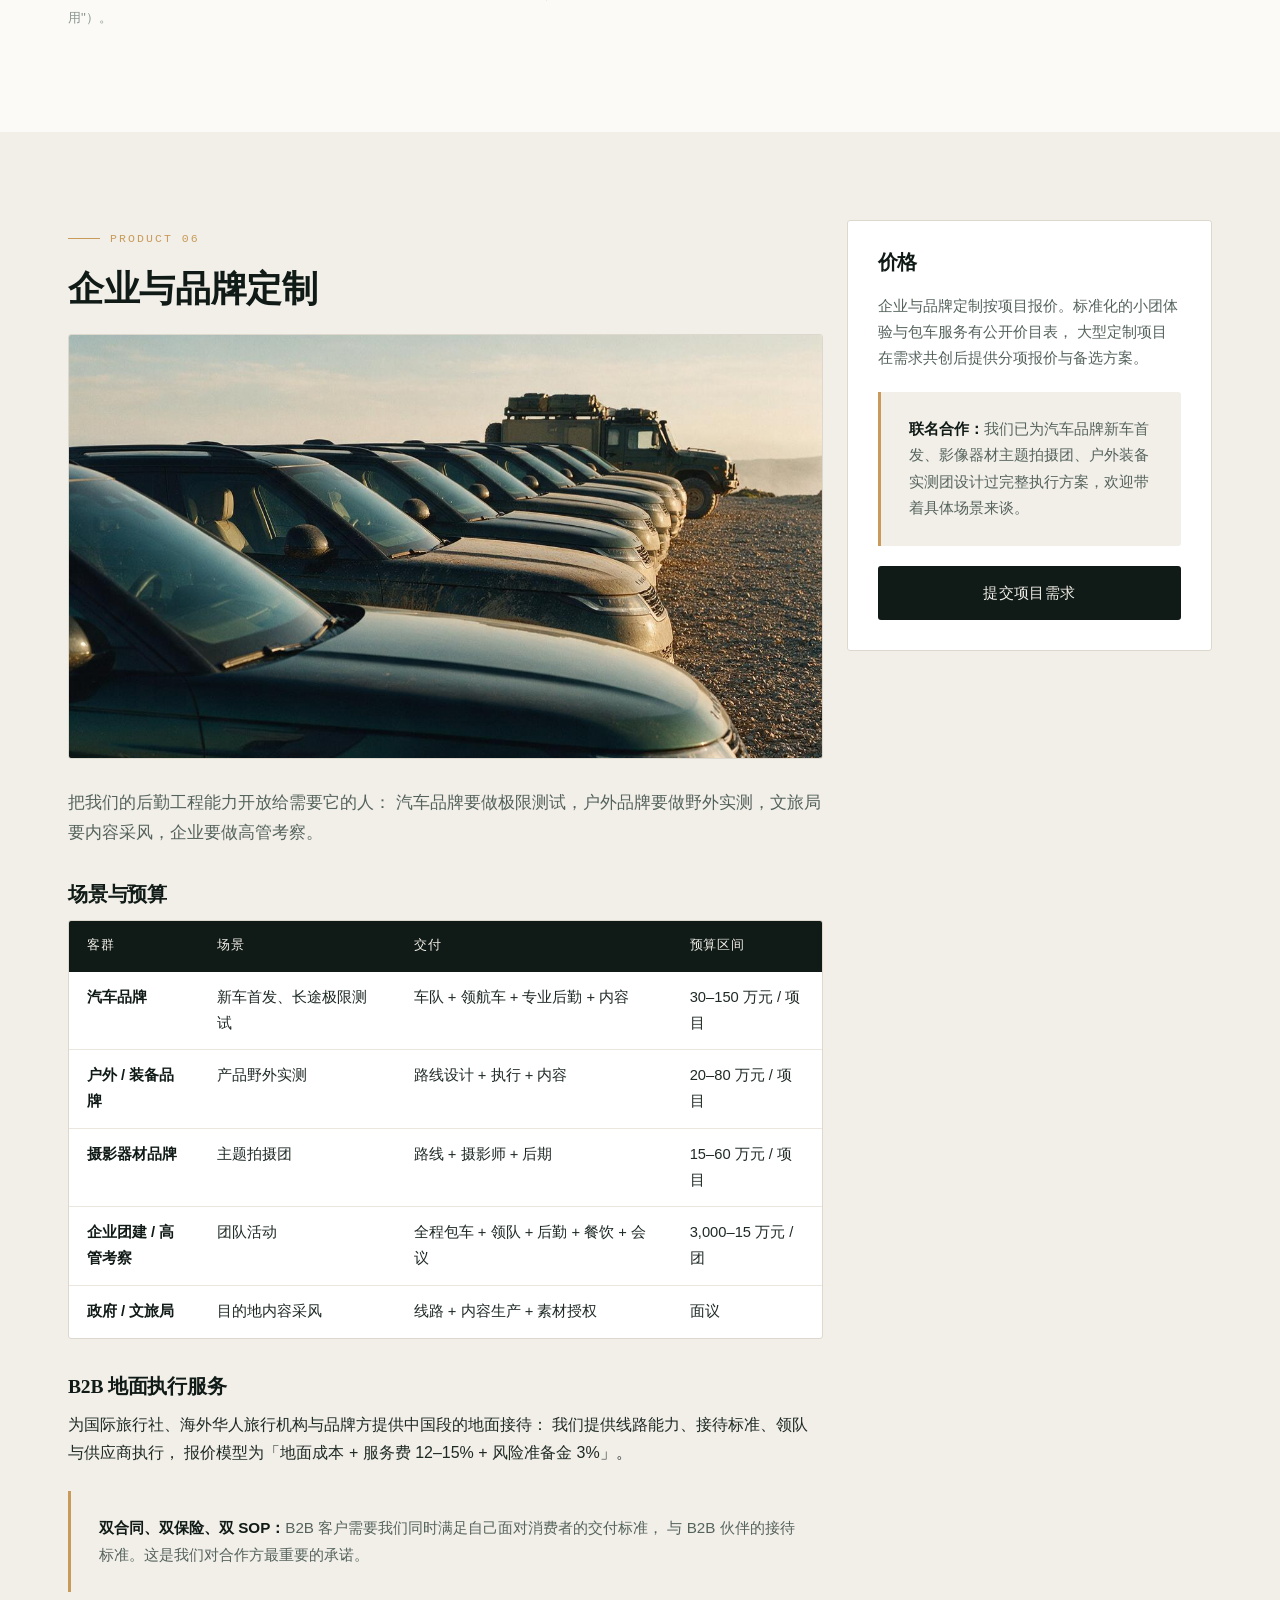
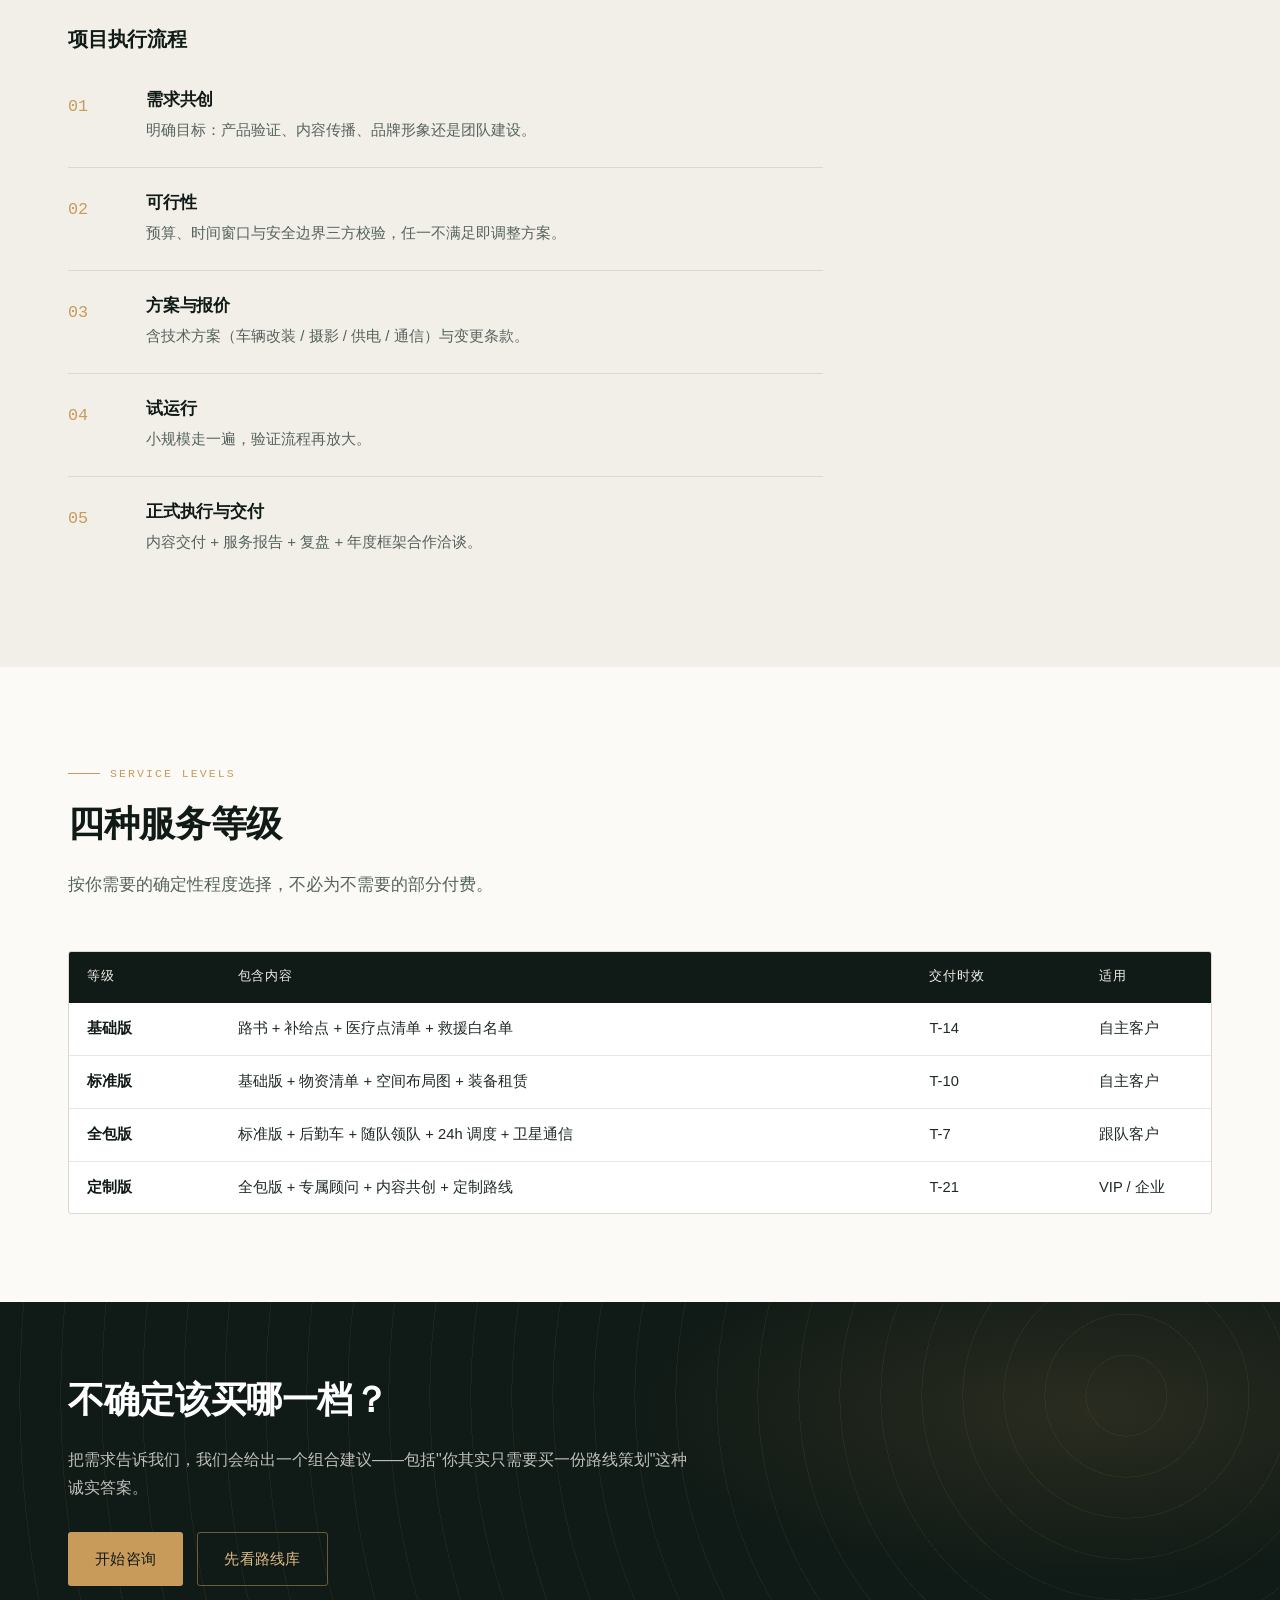
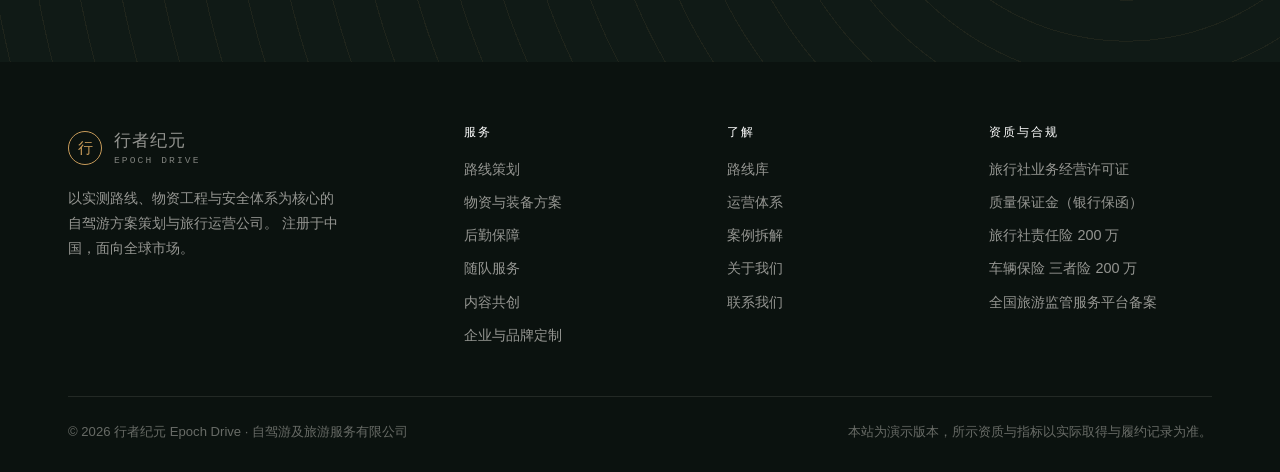
<file: services.html>
<!DOCTYPE html>
<html lang="zh-CN">
<head>
<meta charset="UTF-8">
<meta name="viewport" content="width=device-width, initial-scale=1">
<title>服务与价格 · 行者纪元 Epoch Drive</title>
<meta name="description" content="路线策划、物资与装备方案、后勤保障、随队服务、内容共创、企业与品牌定制六大服务及价格。">
<link rel="stylesheet" href="assets/styles.css">
<noscript><style>
.card,.product,.route,.step,.band-cell,.hero-stat{opacity:1 !important;transform:none !important}
</style></noscript>
</head>
<body>
<a class="skip-link" href="#main">跳到主要内容</a>

<header class="site-header">
  <div class="wrap">
    <a class="brand" href="index.html">
      <span class="brand-mark" aria-hidden="true">行</span>
      <span>
        <span class="brand-name">行者纪元</span>
        <span class="brand-sub">Epoch Drive</span>
      </span>
    </a>
    <button class="nav-toggle" aria-label="打开导航菜单" aria-expanded="false">≡</button>
    <nav class="nav" aria-label="主导航">
      <a href="services.html">服务</a>
      <a href="routes.html">路线库</a>
      <a href="operations.html">运营体系</a>
      <a href="case-study.html">案例</a>
      <a href="about.html">关于我们</a>
      <a href="contact.html" class="nav-cta">开始咨询</a>
    </nav>
  </div>
</header>

<main id="main">

  <section class="page-head">
    <div class="page-head-photo" data-bg="assets/img/hero_desert.jpg" role="presentation"></div>
    <div class="wrap">
      <div class="breadcrumb"><a href="index.html">首页</a> / 服务与价格</div>
      <h1>六项服务，可单选，也可串成一次完整旅程</h1>
      <p>
        每项服务都有明确的交付物、交付时限与验收标准。
        你可以只买一份路线策划，也可以把路线、物资、后勤、随队与内容全部交给我们。
      </p>
    </div>
  </section>

  <!-- ===== 服务 01 ===== -->
  <section class="section anchor" id="p1">
    <div class="wrap">
      <div class="grid grid-3" style="align-items:start">
        <div style="grid-column: span 2">
          <span class="eyebrow">Product 01</span>
          <h2>路线策划服务</h2>
          <figure class="photo ph" style="margin:0 0 28px;aspect-ratio:16/9">
            <img src="assets/img/svc_route_planning.jpg" alt="路线策划工作台：地形图、笔记、指南针与手持 GPS" loading="lazy">
          </figure>
          <p class="lede">
            客户画像：想自驾但没时间做攻略的人；已有车、想自己开的人；
            企业组织考察型活动需要的路线与后勤设计。
          </p>

          <h3 style="margin-top:36px">交付物</h3>
          <ul class="check">
            <li><strong>《定制路书》</strong>：逐日行程表——里程、车程、海拔、路况、加油点、住宿点、必拍点、风险提示、备选方案</li>
            <li><strong>《补给地图》</strong>：加油站点编号、位置、营业时间、可靠性评分；充电桩位置与功率；沿途超市与维修点</li>
            <li><strong>《摄影机位手册》</strong>：每个必拍点的最佳到达时间、光线方向、构图建议、参考参数</li>
            <li><strong>《风险与应急手册》</strong>：每段路的风险点、撤离路线、最近医院（名称 / 距离 / 电话 / 导航坐标）、最近可住宿点</li>
            <li><strong>《车辆改装与空间规划图》</strong>：基于客户车型（含纯电轿车续航痛点）的载物布局图与找平方案</li>
          </ul>

          <h3 style="margin-top:36px">服务边界</h3>
          <div class="callout callout-red">
            <p>
              <strong>路线策划服务不包含代驾、不包含车辆、不包含导游。</strong>
              若你需要执行，我们把它导向"后勤保障"与"随队服务"。
              这是我们刻意的分层设计：把"咨询"和"履约"分开定价，
              你只买需要的部分，不必为不需要的部分付费。
            </p>
          </div>

          <h3 style="margin-top:36px">交付流程</h3>
          <div class="steps" style="margin-top:8px">
            <div class="step"><div><h3>需求诊断</h3><p>30 分钟结构化问卷（人数 / 车 / 天数 / 预算 / 驾驶经验 / 体力 / 住宿偏好 / 影像需求）。</p></div></div>
            <div class="step"><div><h3>可行性判定</h3><p>3 个工作日。路况、季节窗口、许可与通行证、车辆能力匹配。不可行会明确告知并给替代方案。</p></div></div>
            <div class="step"><div><h3>A / B 双方案</h3><p>7 个工作日。一版风景强度优先，一版车程与成本优先。</p></div></div>
            <div class="step"><div><h3>线上讲解</h3><p>60 分钟逐日过行程、风险点与装备方案，当场改稿。</p></div></div>
            <div class="step"><div><h3>定稿交付</h3><p>第 14 天交付全套电子手册 + 纸质路书（防水印刷装订）。</p></div></div>
            <div class="step"><div><h3>行前说明会</h3><p>第 2 天，30 分钟录屏留档。</p></div></div>
          </div>
        </div>

        <aside>
          <div class="card" style="position:sticky;top:96px">
            <h3 style="margin-bottom:18px">价格</h3>
            <div class="table-wrap" style="border:0">
              <table style="min-width:auto">
                <tbody>
                  <tr><td><strong>标准版</strong><br><span style="font-size:.84rem;color:var(--text-3)">路书 + 补给 + 摄影 + 风险</span></td><td style="text-align:right;white-space:nowrap"><strong>3,800</strong><br><span style="font-size:.8rem;color:var(--text-3)">元 / 行程</span></td></tr>
                  <tr><td><strong>深度版</strong><br><span style="font-size:.84rem;color:var(--text-3)">全部 5 项 + 视频通话 2 次 + 一次改稿</span></td><td style="text-align:right;white-space:nowrap"><strong>6,800</strong><br><span style="font-size:.8rem;color:var(--text-3)">元 / 行程</span></td></tr>
                  <tr><td><strong>企业版</strong><br><span style="font-size:.84rem;color:var(--text-3)">深度版 + 领队现场踏勘 + 车队调度建议</span></td><td style="text-align:right;white-space:nowrap"><strong>25,000</strong><br><span style="font-size:.8rem;color:var(--text-3)">元起 / 行程</span></td></tr>
                </tbody>
              </table>
            </div>
            <div class="callout" style="margin-top:24px;font-size:.88rem">
              <p><strong>交付时限：</strong>需求诊断后 14 个工作日内全套交付。急单可协商加急。</p>
            </div>
            <a class="btn btn-dark" style="width:100%;justify-content:center;margin-top:20px" href="contact.html">咨询路线策划</a>
          </div>
        </aside>
      </div>
    </div>
  </section>

  <!-- ===== 服务 02 ===== -->
  <section class="section section-sand anchor" id="p2">
    <div class="wrap">
      <div class="grid grid-3" style="align-items:start">
        <div style="grid-column: span 2">
          <span class="eyebrow">Product 02</span>
          <h2>物资与装备方案</h2>
          <figure class="photo ph" style="margin:0 0 28px;aspect-ratio:16/9">
            <img src="assets/img/svc_gear_loadout.jpg" alt="后备箱里整齐码放的睡车、炊具与应急装备" loading="lazy">
          </figure>
          <p class="lede">
            这是我们的核心差异化产品。它直接来自一次 15,000 公里、两人一车、
            全程不住酒店的西藏大环线记录——把那套"能把所有东西装下车还能保持纯平大床"的方法，
            变成可复制、可培训、可验证的工程规范。
          </p>

          <h3 style="margin-top:36px">物资清单八类结构</h3>
          <div class="table-wrap">
            <table>
              <thead><tr><th style="width:120px">类别</th><th>核心项</th><th>关键参数</th></tr></thead>
              <tbody>
                <tr><td><strong>食品饮水</strong></td><td>主食、肉制品、蔬菜、蛋奶、罐头、调味、饮用水</td><td>人日 2,800–3,500 kcal + 20% 余量；高原每人每日额外 2–3 L</td></tr>
                <tr><td><strong>炊具</strong></td><td>电饭煲、电热锅、空气炸锅、烧水壶、保温壶、锅碗、刀具</td><td>按海拔分级，见下方实测表</td></tr>
                <tr><td><strong>洗漱卫生</strong></td><td>洗澡帐篷、折叠水桶 ×2、花洒、热得快、洗漱用品、水袋、洗衣液</td><td>洗澡水 8–12 L/人次；高原水温 ≥ 38 °C</td></tr>
                <tr><td><strong>睡眠</strong></td><td>折叠床垫、被子、毛毯、乳胶枕、隐私窗帘</td><td>睡车找平方案见下</td></tr>
                <tr><td><strong>衣物鞋履</strong></td><td>冬季衣物、每人 3 双鞋（1 靴 + 2 洞洞鞋）、手套、面罩、墨镜</td><td>鞋多反而穿不过来，3 双是实测结论</td></tr>
                <tr><td><strong>车载收纳</strong></td><td>大收纳箱、折叠桌 / 椅、天幕、露营灯、储物盒、垃圾袋</td><td>按车型出空间布局图</td></tr>
                <tr><td><strong>车辆应急</strong></td><td>防滑链、拖车绳 / 钩、补胎工具、充气泵、清石钩、搭电应急电源、三角警示牌、灭火器</td><td>每车必备，不可省</td></tr>
                <tr><td><strong>高原健康</strong></td><td>制氧剂 / 氧气瓶、加湿器、护手霜、润唇膏、鼻腔喷雾、防晒 SPF50+、葡萄糖、布洛芬</td><td>见运营体系的高原医疗 SOP</td></tr>
              </tbody>
            </table>
          </div>

          <h3 style="margin-top:36px">载物三原则与校验三问</h3>
          <div class="grid grid-2" style="gap:20px">
            <div class="card">
              <h4>载物三原则</h4>
              <ul class="check" style="margin-top:12px">
                <li>重物靠前靠低，影响重心与刹车距离</li>
                <li>常用件随手可取：做饭全套集中在后备箱主区</li>
                <li>缝隙即仓库：门缝、座椅抽屉、中岛位、冰箱</li>
              </ul>
            </div>
            <div class="card">
              <h4>每次装车必答三问</h4>
              <ul class="check" style="margin-top:12px">
                <li>放倒后排座椅后，是否压到任何物品？</li>
                <li>后视镜与座椅视野是否受阻？</li>
                <li>装满后重心是否仍在安全区间？</li>
              </ul>
            </div>
          </div>

          <h3 style="margin-top:36px">睡车找平方案</h3>
          <div class="steps" style="margin-top:8px">
            <div class="step"><div><h3>测量凹坑</h3><p>放倒后排，量深度与尺寸；深度超过 3 cm 必须找平。</p></div></div>
            <div class="step"><div><h3>柔性填充</h3><p>用备用鞋垫、暖宝宝、折叠毛巾等可压缩材料填平。</p></div></div>
            <div class="step"><div><h3>铺 3 折床垫</h3><p>展开后总长 ≥ 190 cm、宽 ≥ 120 cm，取物时整片翻起。</p></div></div>
            <div class="step"><div><h3>装隐私帘</h3><p>磁吸或吸盘固定，透光材质，兼顾隐私与通风。</p></div></div>
            <div class="step"><div><h3>保留驾驶位</h3><p>前排座椅保持正常驾驶坐姿，不为床铺牺牲驾驶视野。</p></div></div>
          </div>

          <h3 style="margin-top:36px">高原炊具适配表 <span style="font-size:.8rem;color:var(--warn)">（实测进行中）</span></h3>
          <div class="table-wrap">
            <table>
              <thead><tr><th>器具</th><th>2,000 m</th><th>3,500 m</th><th>4,500 m</th><th>备注</th></tr></thead>
              <tbody>
                <tr><td>电饭煲（1.5 L）</td><td>实测中</td><td>实测中</td><td>实测中</td><td>记录耗时与夹生比例</td></tr>
                <tr><td>电热锅（2 L）</td><td>实测中</td><td>实测中</td><td>实测中</td><td>记录沸腾时间</td></tr>
                <tr><td>空气炸锅</td><td>实测中</td><td>实测中</td><td>实测中</td><td>记录预热时间</td></tr>
                <tr><td>烧水壶</td><td>实测中</td><td>实测中</td><td>实测中</td><td>记录沸腾时间</td></tr>
                <tr><td>燃气卡式炉</td><td>实测中</td><td>实测中</td><td>实测中</td><td>高原明火受限，低温启动困难</td></tr>
              </tbody>
            </table>
          </div>
          <p class="table-note">
            案例中的原话是"也不知道高原地区能不能煮熟饭啊，到时候就知道了"——
            这正是一个专业方案公司与个人博主的分界线：我们把它测出来，写进交付物。
          </p>

          <h3 style="margin-top:36px">纯电车自驾专项</h3>
          <ul class="check">
            <li><strong>能耗预算</strong>：总里程 ÷ 实测平均续航 × 1.3 安全系数，预留补能点</li>
            <li><strong>补能点密度</strong>：无人区与高海拔段每 120–150 km 必须有 1 个可用充电点，否则该段不纳入产品</li>
            <li><strong>衰减系数</strong>：高原初期按 −25%、冬季按 −20% 保守估计</li>
            <li><strong>备胎</strong>：纯电车常配补胎液或无备胎，必须配备充气泵 + 补胎工具 + 搭电应急电源</li>
            <li><strong>低电量预案</strong>：每段预留一个下撤点，电量低于 25% 前必须已抵达可补能或可等待救援的点位</li>
          </ul>
        </div>

        <aside>
          <div class="card" style="position:sticky;top:96px">
            <h3 style="margin-bottom:18px">价格</h3>
            <div class="table-wrap" style="border:0">
              <table style="min-width:auto">
                <tbody>
                  <tr><td><strong>清单定制</strong><br><span style="font-size:.84rem;color:var(--text-3)">拿到清单自己买</span></td><td style="text-align:right;white-space:nowrap"><strong>1,200</strong><br><span style="font-size:.8rem;color:var(--text-3)">元 / 次</span></td></tr>
                  <tr><td><strong>清单 + 装备租赁</strong><br><span style="font-size:.84rem;color:var(--text-3)">不想买 / 只去一次</span></td><td style="text-align:right;white-space:nowrap"><strong>3,500</strong><br><span style="font-size:.8rem;color:var(--text-3)">元 / 7 天起</span></td></tr>
                  <tr><td><strong>清单 + 代采 + 配送</strong><br><span style="font-size:.84rem;color:var(--text-3)">送到出发地或沿途</span></td><td style="text-align:right;white-space:nowrap"><strong>成本 +12%</strong><br><span style="font-size:.8rem;color:var(--text-3)">服务费</span></td></tr>
                </tbody>
              </table>
            </div>

            <h4 style="margin-top:28px;margin-bottom:12px">装备中心品类</h4>
            <ul class="check" style="font-size:.9rem">
              <li>睡车系统：床垫 / 找平垫 / 隐私帘</li>
              <li>炊具：电饭煲 / 电热锅 / 空气炸锅 / 气罐</li>
              <li>洗浴：洗澡帐篷 / 折叠水桶 / 花洒 / 热得快</li>
              <li>照明：露营灯 / 头灯</li>
              <li>车辆应急：防滑链 / 拖车绳 / 补胎工具 / 充气泵 / 搭电电源</li>
              <li>高原健康：制氧剂 / 氧气瓶 / 加湿器</li>
              <li>通信：卫星电话（30 元/天）</li>
            </ul>
            <p class="table-note">
              每批装备归返后检查、清洁、消毒、耗材补充，出库与归返双记录留档。
            </p>
            <a class="btn btn-dark" style="width:100%;justify-content:center;margin-top:20px" href="contact.html">咨询物资方案</a>
          </div>
        </aside>
      </div>
    </div>
  </section>

  <!-- ===== 服务 03 ===== -->
  <section class="section anchor" id="p3">
    <div class="wrap">
      <div class="grid grid-3" style="align-items:start">
        <div style="grid-column: span 2">
          <span class="eyebrow">Product 03</span>
          <h2>后勤保障服务</h2>
          <figure class="photo ph" style="margin:0 0 28px;aspect-ratio:16/9">
            <img src="assets/img/svc_logistics.jpg" alt="山路上的后勤保障车，车顶装载燃油与救援装备" loading="lazy">
          </figure>
          <p class="lede">
            客户画像：最怕"车坏在无人区""半夜找不到医院""油不够了"的客户。
            这一项对应你心里最不安的那部分——把它交出去，你就能安心看风景。
          </p>

          <h3 style="margin-top:36px">保障模块与承诺</h3>
          <div class="table-wrap">
            <table>
              <thead><tr><th>模块</th><th>承诺</th><th style="width:150px">SLA</th></tr></thead>
              <tbody>
                <tr><td><strong>救援网络</strong></td><td>签约全国拖车 / 换胎 / 送油 / 搭电</td><td>24h 热线；山区 ≤ 4h 响应</td></tr>
                <tr><td><strong>医疗点清单</strong></td><td>每条线路最近的 5 家医院（等级 / 距离 / 电话 / 导航坐标）</td><td>出发前交付</td></tr>
                <tr><td><strong>补给站白名单</strong></td><td>加油 / 充电 / 超市 / 维修点 4 类，每类 ≥ 8 个点</td><td>出发前交付</td></tr>
                <tr><td><strong>通信保障</strong></td><td>卫星电话租赁（无信号路段）+ 本地 SIM + 离线地图</td><td>出发前配置</td></tr>
                <tr><td><strong>通信与定位</strong></td><td>行车轨迹记录，客服可实时查看（经客户授权）</td><td>实时</td></tr>
                <tr><td><strong>应急调度</strong></td><td>24 小时值班调度台</td><td>24h</td></tr>
                <tr><td><strong>车辆备援</strong></td><td>每条线路配置 1 台备用车 + 租车公司白名单</td><td>4h 内到位</td></tr>
                <tr><td><strong>费用垫付</strong></td><td>救援与医疗费用公司先行垫付，后与保险结算</td><td>48h 内结案</td></tr>
              </tbody>
            </table>
          </div>

          <h3 style="margin-top:36px">救援事件处置顺序</h3>
          <div class="steps" style="margin-top:8px">
            <div class="step"><div><h3>人员先撤离</h3><p>不在高速、悬崖边停车。所有人先到安全位置。</p></div></div>
            <div class="step"><div><h3>联系值班台</h3><p>值班台同步联系外部救援、保险公司与租车白名单。</p></div></div>
            <div class="step"><div><h3>通知家属与公司</h3><p>客服统一口径对外沟通，避免多头回复造成混乱。</p></div></div>
            <div class="step"><div><h3>启用备用车</h3><p>等待期间安排住宿、餐食与替代活动，不让客户干等。</p></div></div>
            <div class="step"><div><h3>事件记录与结算</h3><p>完整记录与费用清单，48 小时内完成垫付与理赔对接。</p></div></div>
          </div>

          <div class="callout" style="margin-top:28px">
            <p>
              <strong>事件分级：</strong>P1 重大（人身伤亡、多人受伤）→ 立即报警、启动公司应急组、
              2 小时内上报 CEO 与保险；P2 较大（车辆故障、需就医、行程中断）→ 当日事件报告；
              P3 一般（延误、轻微剐蹭、客诉）→ 周会复盘。
            </p>
          </div>
        </div>

        <aside>
          <div class="card" style="position:sticky;top:96px">
            <h3 style="margin-bottom:18px">价格</h3>
            <div class="table-wrap" style="border:0">
              <table style="min-width:auto">
                <tbody>
                  <tr><td><strong>基础保障</strong><br><span style="font-size:.84rem;color:var(--text-3)">补给 + 医疗 + 救援白名单</span></td><td style="text-align:right;white-space:nowrap"><strong>980</strong><br><span style="font-size:.8rem;color:var(--text-3)">元 / 行程</span></td></tr>
                  <tr><td><strong>全程保障</strong><br><span style="font-size:.84rem;color:var(--text-3)">+ 卫星电话 + 轨迹 + 24h 调度</span></td><td style="text-align:right;white-space:nowrap"><strong>3,800</strong><br><span style="font-size:.8rem;color:var(--text-3)">元 / 行程</span></td></tr>
                  <tr><td><strong>全程保障 + 备用车</strong><br><span style="font-size:.84rem;color:var(--text-3)">+ 备用车 4h 到位</span></td><td style="text-align:right;white-space:nowrap"><strong>6,800</strong><br><span style="font-size:.8rem;color:var(--text-3)">元 / 行程</span></td></tr>
                </tbody>
              </table>
            </div>
            <div class="callout" style="margin-top:24px;font-size:.88rem">
              <p><strong>垫付上限：</strong>单次救援与医疗费用 5 万元以内由公司先行垫付，超出部分由 CEO 授权后处理。</p>
            </div>
            <a class="btn btn-dark" style="width:100%;justify-content:center;margin-top:20px" href="contact.html">咨询后勤保障</a>
          </div>
        </aside>
      </div>
    </div>
  </section>

  <!-- ===== 服务 04 ===== -->
  <section class="section section-sand anchor" id="p4">
    <div class="wrap">
      <div class="grid grid-3" style="align-items:start">
        <div style="grid-column: span 2">
          <span class="eyebrow">Product 04</span>
          <h2>随队服务</h2>
          <figure class="photo ph" style="margin:0 0 28px;aspect-ratio:16/9">
            <img src="assets/img/svc_escort.jpg" alt="领队在山间停车点查看地图、同行者在整理装备" loading="lazy">
          </figure>
          <p class="lede">
            客户画像：有车但没时间、没经验、没人搭把手；想有人陪的家庭；
            需要有人一起完成长途的内容创作者。
          </p>

          <h3 style="margin-top:36px">服务内容</h3>
          <ul class="check">
            <li><strong>专业领队随行</strong>：持领队证或领队经验 ≥ 3 年，按四级认证体系派单</li>
            <li><strong>领队负责</strong>：路线执行、物资管理、车辆巡检、摄影记录、安全值守、每日简报</li>
            <li><strong>后勤车随行</strong>：每 2 台游客车配 1 台后勤车，载水、燃料、备件、炊具与救援器材</li>
            <li><strong>每日平安确认</strong>：20:00 前到群确认 + 客服登记，未回应 15 分钟电话确认</li>
            <li><strong>氛围运营</strong>：团友群每日一图、一段路书语音</li>
          </ul>

          <h3 style="margin-top:36px">领队每日职责</h3>
          <div class="grid grid-2" style="gap:20px">
            <div class="card">
              <h4>出发前</h4>
              <ul class="check" style="margin-top:12px;font-size:.9rem">
                <li>复核天气阈值与备选方案</li>
                <li>逐人核对名单、证件、保险</li>
                <li>车辆检查表逐项签字</li>
                <li>物资按空间布局图装箱复核</li>
                <li>卫星电话测试、离线地图下载</li>
              </ul>
            </div>
            <div class="card">
              <h4>途中与到达后</h4>
              <ul class="check" style="margin-top:12px;font-size:.9rem">
                <li>每 2 小时休息 15 分钟</li>
                <li>领航车与尾车每 30–60 分钟对讲确认</li>
                <li>记录里程、油耗、路况异常、补给点</li>
                <li>拍摄必拍点，垃圾全部带走</li>
                <li>20:00 前平安确认 + 次日天气复核</li>
              </ul>
            </div>
          </div>

          <h3 style="margin-top:36px">领队禁则</h3>
          <ul class="check">
            <li>禁止酒驾、疲劳驾驶、药物影响下驾驶</li>
            <li>禁止为赶进度压缩休息时间超过 30%</li>
            <li>禁止在阈值触发时以客户意愿推翻决定</li>
            <li>禁止在无信号区单独让客户离开车辆</li>
            <li>禁止将客户车辆开往未核实路况的路段</li>
            <li>禁止接受客户行程中的私下收费项目</li>
            <li>禁止删除或修改事故记录</li>
            <li>禁止在无人区、水源地、非指定点排污或洗车</li>
            <li>禁止用"没问题"代替阈值核对</li>
          </ul>
        </div>

        <aside>
          <div class="card" style="position:sticky;top:96px">
            <h3 style="margin-bottom:18px">价格</h3>
            <div class="table-wrap" style="border:0">
              <table style="min-width:auto">
                <tbody>
                  <tr><td><strong>跟队不包车</strong><br><span style="font-size:.84rem;color:var(--text-3)">客户提供车</span></td><td style="text-align:right;white-space:nowrap"><strong>1,200</strong><br><span style="font-size:.8rem;color:var(--text-3)">元 / 天 / 领队</span></td></tr>
                  <tr><td><strong>跟队包车</strong><br><span style="font-size:.84rem;color:var(--text-3)">我方供车 + 领队</span></td><td style="text-align:right;white-space:nowrap"><strong>1,800–2,600</strong><br><span style="font-size:.8rem;color:var(--text-3)">元 / 天 / 车</span></td></tr>
                  <tr><td><strong>后勤车</strong><br><span style="font-size:.84rem;color:var(--text-3)">独立保障车</span></td><td style="text-align:right;white-space:nowrap"><strong>1,200</strong><br><span style="font-size:.8rem;color:var(--text-3)">元 / 天</span></td></tr>
                </tbody>
              </table>
            </div>
            <div class="callout" style="margin-top:24px;font-size:.88rem">
              <p><strong>领队密度：</strong>主力线 1 名领队带 8–12 名客人 + 后勤车。旗舰线配双领队。</p>
            </div>
            <a class="btn btn-dark" style="width:100%;justify-content:center;margin-top:20px" href="contact.html">咨询随队服务</a>
          </div>
        </aside>
      </div>
    </div>
  </section>

  <!-- ===== 服务 05 ===== -->
  <section class="section anchor" id="p5">
    <div class="wrap">
      <div class="grid grid-3" style="align-items:start">
        <div style="grid-column: span 2">
          <span class="eyebrow">Product 05</span>
          <h2>内容共创</h2>
          <figure class="photo ph" style="margin:0 0 28px;aspect-ratio:16/9">
            <img src="assets/img/svc_content.jpg" alt="黄昏机位上的相机与三脚架" loading="lazy">
          </figure>
          <p class="lede">
            案例本身就是"边开边剪"——无人机、iPad、笔记本、折叠桌都随车出发。
            内容共创把这套工作流产品化，服务自媒体、博主、品牌市场部与想记录旅程的人。
          </p>

          <h3 style="margin-top:36px">服务内容</h3>
          <ul class="check">
            <li><strong>随队摄影 / 摄像</strong>：可选专职或兼职摄影，跟队执行</li>
            <li><strong>机位执行</strong>：按《摄影机位手册》逐点到位，不让客户跑冤枉路</li>
            <li><strong>日更交付</strong>：当日素材当晚交付，当天剪辑</li>
            <li><strong>直播与短视频代运营</strong>：拍摄指导 + 剪辑 + 发布排期</li>
            <li><strong>联合出品与授权分成</strong>：我方拍摄客户使用，或联合出品按约定分成</li>
          </ul>

          <h3 style="margin-top:36px">每团内容交付标准</h3>
          <div class="table-wrap">
            <table>
              <thead><tr><th>交付物</th><th>数量</th><th>格式</th></tr></thead>
              <tbody>
                <tr><td>精修成片</td><td>≥ 60 张</td><td>JPG，统一调色预设</td></tr>
                <tr><td>短视频</td><td>≥ 3 支</td><td>15–60 秒竖版 + 1 支横版</td></tr>
                <tr><td>本片合集</td><td>1 支</td><td>3–5 分钟横版，含线路节奏与机位标注</td></tr>
                <tr><td>拍摄机位笔记</td><td>1 份</td><td>图文，含参数与到场时间</td></tr>
                <tr><td>客户专属相册</td><td>1 个</td><td>在线相册，可授权公开</td></tr>
              </tbody>
            </table>
          </div>
          <p class="table-note">成片默认带品牌水印；客户可申请无水印版本，但需授权公司使用该素材二次传播（合同中以勾选条款呈现，默认勾选"同意公司使用"）。</p>
        </div>

        <aside>
          <div class="card" style="position:sticky;top:96px">
            <h3 style="margin-bottom:18px">价格</h3>
            <div class="table-wrap" style="border:0">
              <table style="min-width:auto">
                <tbody>
                  <tr><td><strong>跟队拍摄（日交付）</strong></td><td style="text-align:right;white-space:nowrap"><strong>2,500</strong><br><span style="font-size:.8rem;color:var(--text-3)">元 / 天</span></td></tr>
                  <tr><td><strong>跟队拍摄 + 后期</strong></td><td style="text-align:right;white-space:nowrap"><strong>4,000</strong><br><span style="font-size:.8rem;color:var(--text-3)">元 / 天</span></td></tr>
                  <tr><td><strong>全程纪录片</strong><br><span style="font-size:.84rem;color:var(--text-3)">8–15 天成片 8–12 分钟</span></td><td style="text-align:right;white-space:nowrap"><strong>28,000–45,000</strong><br><span style="font-size:.8rem;color:var(--text-3)">元 / 支</span></td></tr>
                  <tr><td><strong>品牌定制内容</strong><br><span style="font-size:.84rem;color:var(--text-3)">3 支短片 + 1 支长片</span></td><td style="text-align:right;white-space:nowrap"><strong>60,000–120,000</strong><br><span style="font-size:.8rem;color:var(--text-3)">元 / 套</span></td></tr>
                </tbody>
              </table>
            </div>
            <a class="btn btn-dark" style="width:100%;justify-content:center;margin-top:20px" href="contact.html">咨询内容共创</a>
          </div>
        </aside>
      </div>
    </div>
  </section>

  <!-- ===== 服务 06 ===== -->
  <section class="section section-sand anchor" id="p6">
    <div class="wrap">
      <div class="grid grid-3" style="align-items:start">
        <div style="grid-column: span 2">
          <span class="eyebrow">Product 06</span>
          <h2>企业与品牌定制</h2>
          <figure class="photo ph" style="margin:0 0 28px;aspect-ratio:16/9">
            <img src="assets/img/svc_corporate.jpg" alt="黎明前整齐列队的越野车队" loading="lazy">
          </figure>
          <p class="lede">
            把我们的后勤工程能力开放给需要它的人：
            汽车品牌要做极限测试，户外品牌要做野外实测，文旅局要内容采风，企业要做高管考察。
          </p>

          <h3 style="margin-top:36px">场景与预算</h3>
          <div class="table-wrap">
            <table>
              <thead><tr><th style="width:130px">客群</th><th>场景</th><th>交付</th><th style="width:150px">预算区间</th></tr></thead>
              <tbody>
                <tr><td><strong>汽车品牌</strong></td><td>新车首发、长途极限测试</td><td>车队 + 领航车 + 专业后勤 + 内容</td><td>30–150 万元 / 项目</td></tr>
                <tr><td><strong>户外 / 装备品牌</strong></td><td>产品野外实测</td><td>路线设计 + 执行 + 内容</td><td>20–80 万元 / 项目</td></tr>
                <tr><td><strong>摄影器材品牌</strong></td><td>主题拍摄团</td><td>路线 + 摄影师 + 后期</td><td>15–60 万元 / 项目</td></tr>
                <tr><td><strong>企业团建 / 高管考察</strong></td><td>团队活动</td><td>全程包车 + 领队 + 后勤 + 餐饮 + 会议</td><td>3,000–15 万元 / 团</td></tr>
                <tr><td><strong>政府 / 文旅局</strong></td><td>目的地内容采风</td><td>线路 + 内容生产 + 素材授权</td><td>面议</td></tr>
              </tbody>
            </table>
          </div>

          <h3 style="margin-top:36px">B2B 地面执行服务</h3>
          <p>
            为国际旅行社、海外华人旅行机构与品牌方提供中国段的地面接待：
            我们提供线路能力、接待标准、领队与供应商执行，
            报价模型为「地面成本 + 服务费 12–15% + 风险准备金 3%」。
          </p>
          <div class="callout" style="margin-top:24px">
            <p>
              <strong>双合同、双保险、双 SOP：</strong>B2B 客户需要我们同时满足自己面对消费者的交付标准，
              与 B2B 伙伴的接待标准。这是我们对合作方最重要的承诺。
            </p>
          </div>

          <h3 style="margin-top:36px">项目执行流程</h3>
          <div class="steps" style="margin-top:8px">
            <div class="step"><div><h3>需求共创</h3><p>明确目标：产品验证、内容传播、品牌形象还是团队建设。</p></div></div>
            <div class="step"><div><h3>可行性</h3><p>预算、时间窗口与安全边界三方校验，任一不满足即调整方案。</p></div></div>
            <div class="step"><div><h3>方案与报价</h3><p>含技术方案（车辆改装 / 摄影 / 供电 / 通信）与变更条款。</p></div></div>
            <div class="step"><div><h3>试运行</h3><p>小规模走一遍，验证流程再放大。</p></div></div>
            <div class="step"><div><h3>正式执行与交付</h3><p>内容交付 + 服务报告 + 复盘 + 年度框架合作洽谈。</p></div></div>
          </div>
        </div>

        <aside>
          <div class="card" style="position:sticky;top:96px">
            <h3 style="margin-bottom:18px">价格</h3>
            <p style="font-size:.92rem;color:var(--text-2)">
              企业与品牌定制按项目报价。标准化的小团体验与包车服务有公开价目表，
              大型定制项目在需求共创后提供分项报价与备选方案。
            </p>
            <div class="callout" style="margin-top:20px;font-size:.88rem">
              <p><strong>联名合作：</strong>我们已为汽车品牌新车首发、影像器材主题拍摄团、户外装备实测团设计过完整执行方案，欢迎带着具体场景来谈。</p>
            </div>
            <a class="btn btn-dark" style="width:100%;justify-content:center;margin-top:20px" href="contact.html">提交项目需求</a>
          </div>
        </aside>
      </div>
    </div>
  </section>

  <!-- ===== 服务等级 ===== -->
  <section class="section">
    <div class="wrap">
      <div class="section-head">
        <span class="eyebrow">Service levels</span>
        <h2>四种服务等级</h2>
        <p class="lede">按你需要的确定性程度选择，不必为不需要的部分付费。</p>
      </div>
      <div class="table-wrap">
        <table>
          <thead><tr><th>等级</th><th>包含内容</th><th>交付时效</th><th style="width:130px">适用</th></tr></thead>
          <tbody>
            <tr><td><strong>基础版</strong></td><td>路书 + 补给点 + 医疗点清单 + 救援白名单</td><td>T-14</td><td>自主客户</td></tr>
            <tr><td><strong>标准版</strong></td><td>基础版 + 物资清单 + 空间布局图 + 装备租赁</td><td>T-10</td><td>自主客户</td></tr>
            <tr><td><strong>全包版</strong></td><td>标准版 + 后勤车 + 随队领队 + 24h 调度 + 卫星通信</td><td>T-7</td><td>跟队客户</td></tr>
            <tr><td><strong>定制版</strong></td><td>全包版 + 专属顾问 + 内容共创 + 定制路线</td><td>T-21</td><td>VIP / 企业</td></tr>
          </tbody>
        </table>
      </div>
    </div>
  </section>

  <section class="cta-band">
    <div class="wrap">
      <h2>不确定该买哪一档？</h2>
      <p>把需求告诉我们，我们会给出一个组合建议——包括"你其实只需要买一份路线策划"这种诚实答案。</p>
      <div class="cta-actions">
        <a class="btn btn-primary" href="contact.html">开始咨询</a>
        <a class="btn btn-ghost" href="routes.html">先看路线库</a>
      </div>
    </div>
  </section>

</main>

<footer class="site-footer">
  <div class="wrap">
    <div class="footer-grid">
      <div>
        <div class="footer-brand">
          <span class="brand-mark" aria-hidden="true">行</span>
          <span>
            <span class="brand-name">行者纪元</span>
            <span class="brand-sub">Epoch Drive</span>
          </span>
        </div>
        <p style="max-width:34ch">
          以实测路线、物资工程与安全体系为核心的自驾游方案策划与旅行运营公司。
          注册于中国，面向全球市场。
        </p>
      </div>
      <div>
        <h4>服务</h4>
        <ul>
          <li><a href="services.html#p1">路线策划</a></li>
          <li><a href="services.html#p2">物资与装备方案</a></li>
          <li><a href="services.html#p3">后勤保障</a></li>
          <li><a href="services.html#p4">随队服务</a></li>
          <li><a href="services.html#p5">内容共创</a></li>
          <li><a href="services.html#p6">企业与品牌定制</a></li>
        </ul>
      </div>
      <div>
        <h4>了解</h4>
        <ul>
          <li><a href="routes.html">路线库</a></li>
          <li><a href="operations.html">运营体系</a></li>
          <li><a href="case-study.html">案例拆解</a></li>
          <li><a href="about.html">关于我们</a></li>
          <li><a href="contact.html">联系我们</a></li>
        </ul>
      </div>
      <div>
        <h4>资质与合规</h4>
        <ul>
          <li>旅行社业务经营许可证</li>
          <li>质量保证金（银行保函）</li>
          <li>旅行社责任险 200 万</li>
          <li>车辆保险 三者险 200 万</li>
          <li>全国旅游监管服务平台备案</li>
        </ul>
      </div>
    </div>
    <div class="footer-bottom">
      <span>© 2026 行者纪元 Epoch Drive · 自驾游及旅游服务有限公司</span>
      <span>本站为演示版本，所示资质与指标以实际取得与履约记录为准。</span>
    </div>
  </div>
</footer>

<script src="assets/main.js"></script>
</body>
</html>
</file>
<file: assets/styles.css>
/* ============================================================
   行者纪元 Epoch Drive — 全站样式
   设计系统：深墨绿 + 沙金 + 雾白，等高线纹理，纪录片质感
   ============================================================ */

:root {
  --ink: #101a16;
  --ink-2: #16241e;
  --ink-3: #1c2e26;
  --gold: #c89b5a;
  --gold-soft: #e0bd87;
  --sand: #f2efe9;
  --sand-2: #e7e2d8;
  --paper: #fbfaf7;
  --text: #1f2a25;
  --text-2: #55635c;
  --text-3: #8a958f;
  --line: #ddd8cd;
  --line-2: #ebe7de;
  --ok: #3f7d5a;
  --warn: #b87534;
  --danger: #a8452f;

  --max: 1200px;
  --radius: 3px;
  --shadow: 0 1px 2px rgba(16, 26, 22, .04), 0 8px 28px rgba(16, 26, 22, .06);
  --shadow-lg: 0 2px 6px rgba(16, 26, 22, .06), 0 24px 60px rgba(16, 26, 22, .12);

  --serif: "Songti SC", "Noto Serif SC", "Source Han Serif SC", Georgia, "Times New Roman", serif;
  --sans: -apple-system, BlinkMacSystemFont, "PingFang SC", "Microsoft YaHei", "Noto Sans SC", "Helvetica Neue", Arial, sans-serif;
  --mono: "SF Mono", "JetBrains Mono", Consolas, "Courier New", monospace;
}

*, *::before, *::after { box-sizing: border-box; }

html { scroll-behavior: smooth; -webkit-text-size-adjust: 100%; }

body {
  margin: 0;
  font-family: var(--sans);
  font-size: 16px;
  line-height: 1.75;
  color: var(--text);
  background: var(--paper);
  -webkit-font-smoothing: antialiased;
}

img { max-width: 100%; display: block; }

a { color: var(--ink-3); text-decoration: none; transition: color .18s ease; }
a:hover { color: var(--gold); }

h1, h2, h3, h4 {
  font-family: var(--serif);
  color: var(--ink);
  line-height: 1.28;
  margin: 0 0 .6em;
  font-weight: 600;
  letter-spacing: -.01em;
}

h1 { font-size: clamp(2rem, 4.4vw, 3.4rem); }
h2 { font-size: clamp(1.55rem, 2.8vw, 2.35rem); }
h3 { font-size: 1.22rem; }
h4 { font-size: 1.02rem; }

p { margin: 0 0 1.1em; }

::selection { background: var(--gold); color: #fff; }

.skip-link {
  position: absolute; left: -9999px; top: 0;
  background: var(--ink); color: #fff; padding: 10px 18px; z-index: 999;
}
.skip-link:focus { left: 0; }

/* ---------- Layout ---------- */

.wrap { max-width: var(--max); margin: 0 auto; padding: 0 28px; }
.wrap-narrow { max-width: 860px; margin: 0 auto; padding: 0 28px; }

.section { padding: 88px 0; }
.section-tight { padding: 56px 0; }
.section-sand { background: var(--sand); }
.section-ink { background: var(--ink); color: var(--sand); }
.section-ink h2, .section-ink h3, .section-ink h4 { color: #fff; }
.section-ink p { color: rgba(242, 239, 233, .82); }
.section-ink a { color: var(--gold-soft); }

.section-head { max-width: 760px; margin-bottom: 52px; }
.section-head.center { margin-left: auto; margin-right: auto; text-align: center; }

.eyebrow {
  display: inline-flex; align-items: center; gap: 10px;
  font-family: var(--mono);
  font-size: .72rem; letter-spacing: .18em; text-transform: uppercase;
  color: var(--gold); margin-bottom: 18px;
}
.eyebrow::before { content: ""; width: 32px; height: 1px; background: var(--gold); }
.section-head.center .eyebrow::after { content: ""; width: 32px; height: 1px; background: var(--gold); }

.lede { font-size: 1.08rem; color: var(--text-2); }
.section-ink .lede { color: rgba(242, 239, 233, .8); }

/* ---------- Topo texture ---------- */

.topo {
  background-image:
    repeating-radial-gradient(circle at 15% 30%, transparent 0 38px, rgba(200,155,90,.055) 38px 39px),
    repeating-radial-gradient(circle at 80% 70%, transparent 0 46px, rgba(200,155,90,.045) 46px 47px);
}

/* ---------- Header ---------- */

.site-header {
  position: sticky; top: 0; z-index: 100;
  background: rgba(16, 26, 22, .93);
  backdrop-filter: saturate(160%) blur(14px);
  border-bottom: 1px solid rgba(200, 155, 90, .18);
}
.site-header .wrap {
  display: flex; align-items: center; justify-content: space-between;
  height: 70px; gap: 28px;
}

.brand { display: flex; align-items: center; gap: 12px; color: #fff; }
.brand:hover { color: #fff; }
.brand-mark {
  width: 34px; height: 34px; flex: none;
  border: 1.5px solid var(--gold); border-radius: 50%;
  display: grid; place-items: center;
  font-family: var(--serif); font-size: .95rem; color: var(--gold);
  letter-spacing: -.04em;
}
.brand-name { font-family: var(--serif); font-size: 1.08rem; letter-spacing: .06em; }
.brand-sub {
  font-family: var(--mono); font-size: .6rem; letter-spacing: .22em;
  color: rgba(242,239,233,.5); text-transform: uppercase; display: block; margin-top: -3px;
}

.nav { display: flex; align-items: center; gap: 30px; }
.nav a {
  color: rgba(242, 239, 233, .78); font-size: .92rem; position: relative; padding: 6px 0;
}
.nav a::after {
  content: ""; position: absolute; left: 0; bottom: 0; height: 1px; width: 0;
  background: var(--gold); transition: width .22s ease;
}
.nav a:hover { color: #fff; }
.nav a:hover::after, .nav a[aria-current="page"]::after { width: 100%; }
.nav a[aria-current="page"] { color: #fff; }

.nav-cta {
  border: 1px solid var(--gold); color: var(--gold-soft) !important;
  padding: 7px 16px !important; border-radius: var(--radius);
}
.nav-cta:hover { background: var(--gold); color: var(--ink) !important; }
.nav-cta::after { display: none; }

.nav-toggle {
  display: none; background: none; border: 1px solid rgba(200,155,90,.4);
  width: 38px; height: 34px; border-radius: var(--radius); cursor: pointer;
  color: var(--gold); font-size: 1.1rem; line-height: 1;
}

/* ---------- Hero ---------- */

.hero {
  position: relative;
  background: var(--ink);
  color: var(--sand);
  overflow: hidden;
  padding: 130px 0 120px;
}
.hero::before {
  content: ""; position: absolute; inset: 0;
  background:
    radial-gradient(ellipse 80% 60% at 72% 18%, rgba(200,155,90,.16), transparent 62%),
    radial-gradient(ellipse 70% 50% at 12% 85%, rgba(63,125,90,.14), transparent 60%),
    linear-gradient(160deg, #0d1613 0%, #16241e 55%, #101a16 100%);
}
.hero::after {
  content: ""; position: absolute; inset: 0;
  background-image:
    repeating-radial-gradient(circle at 78% 22%, transparent 0 44px, rgba(200,155,90,.09) 44px 45px),
    repeating-radial-gradient(circle at 18% 78%, transparent 0 52px, rgba(200,155,90,.07) 52px 53px);
  pointer-events: none;
}
.hero .wrap { position: relative; z-index: 2; }

/* ---------- 真实照片背景 ----------
   图像本身铺满，::before 做压暗处理以保证文字对比度，
   ::after 保留等高线纹理层。图片缺失时自动回落到原有渐变。 */
.hero-photo {
  position: absolute; inset: 0;
  background-position: center; background-size: cover; background-repeat: no-repeat;
  opacity: 0; transition: opacity .8s ease;
}
.hero-photo::before {
  content: ""; position: absolute; inset: 0;
  background:
    linear-gradient(100deg, rgba(10,17,14,.93) 0%, rgba(10,17,14,.72) 42%, rgba(10,17,14,.42) 72%, rgba(10,17,14,.58) 100%),
    linear-gradient(0deg, rgba(10,17,14,.85) 0%, transparent 42%);
}
body.has-hero-photo .hero-photo { opacity: 1; }
body.has-hero-photo .hero::before { background: var(--ink); }

/* 页面头部（内页）的照片背景 */
.page-head-photo {
  position: absolute; inset: 0;
  background-position: center; background-size: cover; background-repeat: no-repeat;
  opacity: 0; transition: opacity .8s ease;
}
.page-head-photo::before {
  content: ""; position: absolute; inset: 0;
  background:
    linear-gradient(105deg, rgba(10,17,14,.94) 0%, rgba(10,17,14,.80) 50%, rgba(10,17,14,.62) 100%),
    linear-gradient(0deg, rgba(10,17,14,.7) 0%, transparent 55%);
}
body.has-page-photo .page-head-photo { opacity: 1; }
body.has-page-photo .page-head::before { background: var(--ink); }

/* 图片网格（正文配图） */
.photo-grid { display: grid; gap: 18px; }
.photo-grid.g2 { grid-template-columns: repeat(2, 1fr); }
.photo-grid.g3 { grid-template-columns: repeat(3, 1fr); }
.photo-grid.g4 { grid-template-columns: repeat(4, 1fr); }

.photo {
  position: relative; overflow: hidden; border-radius: var(--radius);
  background: var(--ink-2); border: 1px solid var(--line);
  aspect-ratio: 4 / 3;
}
.photo img { width: 100%; height: 100%; object-fit: cover; display: block; }
.photo figcaption {
  position: absolute; inset: auto 0 0 0; padding: 26px 18px 14px;
  background: linear-gradient(0deg, rgba(10,17,14,.86) 0%, transparent 100%);
  color: rgba(242,239,233,.92); font-size: .84rem; line-height: 1.5;
}
.photo.tall { aspect-ratio: 3 / 4; }
.photo.wide { aspect-ratio: 16 / 9; }

/* 带图片的服务卡 */
.card-photo { padding: 0; overflow: hidden; }
.card-photo .card-photo-img { aspect-ratio: 16 / 10; overflow: hidden; background: var(--ink-2); }
.card-photo .card-photo-img img { width: 100%; height: 100%; object-fit: cover; }
.card-photo .card-photo-body { padding: 26px; }

/* 路线条目缩略图 */
.route-thumb {
  width: 100%; aspect-ratio: 16 / 10; overflow: hidden;
  border-radius: var(--radius); background: var(--ink-2);
  margin-bottom: 16px; border: 1px solid var(--line);
}
.route-thumb img { width: 100%; height: 100%; object-fit: cover; }

/* 图片存在与否的优雅降级：没有 .has-img 时隐藏占位 */
.ph { position: relative; background: var(--ink-2); }
.ph img { opacity: 0; transition: opacity .6s ease; }
.ph.loaded img { opacity: 1; }
.hero-grid { display: grid; grid-template-columns: 1.15fr .85fr; gap: 64px; align-items: center; }

.hero h1 { color: #fff; margin-bottom: 26px; }
.hero h1 em {
  font-style: normal; display: block;
  font-family: var(--mono); font-size: .72rem; letter-spacing: .3em;
  color: var(--gold); text-transform: uppercase; margin-bottom: 20px; font-weight: 400;
}
.hero-lead {
  font-size: 1.12rem; color: rgba(242,239,233,.8); max-width: 560px; margin-bottom: 36px;
}

.hero-actions { display: flex; flex-wrap: wrap; gap: 14px; margin-bottom: 48px; }

.btn {
  display: inline-flex; align-items: center; gap: 9px;
  padding: 13px 26px; border-radius: var(--radius);
  font-size: .94rem; font-weight: 500; letter-spacing: .02em;
  border: 1px solid transparent; cursor: pointer;
  transition: all .2s ease; font-family: inherit;
}
.btn-primary { background: var(--gold); color: var(--ink); }
.btn-primary:hover { background: var(--gold-soft); color: var(--ink); transform: translateY(-1px); }
.btn-ghost { border-color: rgba(200,155,90,.5); color: var(--gold-soft); }
.btn-ghost:hover { background: rgba(200,155,90,.12); color: var(--gold-soft); }
.btn-dark { background: var(--ink); color: var(--sand); }
.btn-dark:hover { background: var(--ink-3); color: #fff; }
.btn-outline { border-color: var(--line); color: var(--text); background: transparent; }
.btn-outline:hover { border-color: var(--gold); color: var(--gold); }
.btn-sm { padding: 9px 18px; font-size: .86rem; }

.hero-stats {
  display: grid; grid-template-columns: repeat(3, 1fr); gap: 1px;
  background: rgba(200,155,90,.2); border: 1px solid rgba(200,155,90,.2);
}
.hero-stat { background: rgba(16,26,22,.65); padding: 22px 20px; }
.hero-stat b {
  display: block; font-family: var(--serif); font-size: 1.9rem; color: var(--gold); line-height: 1.1;
}
.hero-stat span {
  font-family: var(--mono); font-size: .68rem; letter-spacing: .12em;
  color: rgba(242,239,233,.55); text-transform: uppercase;
}

/* Hero side card */
.hero-card {
  background: rgba(242, 239, 233, .05);
  border: 1px solid rgba(200, 155, 90, .28);
  padding: 30px; border-radius: var(--radius);
  backdrop-filter: blur(6px);
}
.hero-card h4 {
  font-family: var(--mono); font-size: .7rem; letter-spacing: .2em;
  text-transform: uppercase; color: var(--gold); margin-bottom: 18px;
}
.hero-card ol { margin: 0; padding-left: 20px; color: rgba(242,239,233,.78); font-size: .93rem; }
.hero-card li { margin-bottom: 9px; }
.hero-card li::marker { color: var(--gold); font-family: var(--mono); font-size: .82rem; }
.hero-card-note {
  margin: 18px 0 0; padding-top: 16px; border-top: 1px solid rgba(200,155,90,.22);
  font-size: .84rem; color: rgba(242,239,233,.55);
}

/* ---------- Cards ---------- */

.grid { display: grid; gap: 24px; }
.grid-2 { grid-template-columns: repeat(2, 1fr); }
.grid-3 { grid-template-columns: repeat(3, 1fr); }
.grid-4 { grid-template-columns: repeat(4, 1fr); }

/* 网格与弹性子项默认 min-width:auto，会被内容的固有宽度（如宽表格）撑破，
   必须显式允许收缩，横向滚动才由 .table-wrap 自己承担。 */
.grid > * { min-width: 0; }
.hero-grid > * { min-width: 0; }
.wrap > *, .wrap-narrow > * { min-width: 0; }
.grid-3 > [style*="span 2"], .grid-3 > [style*="grid-column"] { min-width: 0; }

.card {
  background: #fff; border: 1px solid var(--line); border-radius: var(--radius);
  padding: 30px; transition: all .22s ease;
}
.card:hover { border-color: var(--gold); box-shadow: var(--shadow); transform: translateY(-2px); }
.card-num {
  font-family: var(--mono); font-size: .72rem; letter-spacing: .16em;
  color: var(--gold); margin-bottom: 14px; display: block;
}
.card h3 { margin-bottom: 12px; }
.card p { color: var(--text-2); font-size: .95rem; margin-bottom: 0; }
.card p + p { margin-top: .8em; }
.card .card-foot {
  margin-top: 20px; padding-top: 16px; border-top: 1px solid var(--line-2);
  font-size: .86rem; color: var(--text-3); display: flex; justify-content: space-between; gap: 12px;
}
.card .card-foot span + span::before {
  content: "·"; margin-right: 12px; color: var(--gold);
}

/* Product cards */
.product {
  display: flex; flex-direction: column;
  background: #fff; border: 1px solid var(--line); border-radius: var(--radius);
  overflow: hidden; transition: all .22s ease;
}
.product:hover { border-color: var(--gold); box-shadow: var(--shadow-lg); }
.product-top {
  padding: 26px 26px 20px; background: var(--sand);
  border-bottom: 1px solid var(--line-2);
}
.product-code {
  font-family: var(--mono); font-size: .68rem; letter-spacing: .18em;
  color: var(--gold); text-transform: uppercase; margin-bottom: 10px; display: block;
}
.product h3 { margin-bottom: 8px; font-size: 1.16rem; }
.product-tag { font-size: .86rem; color: var(--text-2); margin: 0; }
.product-body { padding: 24px 26px; flex: 1; }
.product-body ul { margin: 0 0 20px; padding-left: 0; list-style: none; font-size: .92rem; }
.product-body li {
  padding: 7px 0 7px 24px; position: relative; color: var(--text-2);
  border-bottom: 1px solid var(--line-2);
}
.product-body li:last-child { border-bottom: 0; }
.product-body li::before {
  content: "—"; position: absolute; left: 0; color: var(--gold); font-family: var(--mono);
}
.product-foot {
  padding: 18px 26px; background: var(--paper); border-top: 1px solid var(--line-2);
  display: flex; align-items: center; justify-content: space-between; gap: 14px;
}
.price { font-family: var(--serif); font-size: 1.12rem; color: var(--ink); }
.price small { display: block; font-family: var(--mono); font-size: .68rem; color: var(--text-3); letter-spacing: .06em; }

/* ---------- Tables ---------- */

.table-wrap {
  overflow-x: auto; border: 1px solid var(--line); border-radius: var(--radius); background: #fff;
  max-width: 100%; min-width: 0;
}
table { width: 100%; border-collapse: collapse; font-size: .92rem; min-width: 620px; }
thead th {
  background: var(--ink); color: var(--sand); text-align: left;
  padding: 14px 18px; font-weight: 500; font-size: .82rem;
  letter-spacing: .06em; text-transform: uppercase; font-family: var(--mono);
}
tbody td { padding: 13px 18px; border-bottom: 1px solid var(--line-2); vertical-align: top; }
tbody tr:last-child td { border-bottom: 0; }
tbody tr:hover { background: var(--sand); }
td strong { color: var(--ink); }
.table-note { font-size: .84rem; color: var(--text-3); margin-top: 14px; }

/* ---------- Route list ---------- */

.route {
  display: grid; grid-template-columns: 92px 1fr auto;
  gap: 26px; align-items: start;
  padding: 26px 0; border-bottom: 1px solid var(--line);
}
.route > * { min-width: 0; }
/* figure 默认带 1em 40px 外边距，会撑破网格列宽 */
.route figure, .photo-grid figure, .wrap figure { margin: 0; }
.route:last-child { border-bottom: 0; }
.route-code {
  font-family: var(--mono); font-size: .72rem; letter-spacing: .1em;
  color: var(--gold); border: 1px solid var(--line); border-radius: var(--radius);
  padding: 9px 0; text-align: center; background: #fff;
}
.route h3 { margin-bottom: 6px; font-size: 1.12rem; }
.route-meta {
  display: flex; flex-wrap: wrap; gap: 8px 16px; margin: 12px 0;
  font-family: var(--mono); font-size: .74rem; color: var(--text-3);
}
.route-meta span { white-space: nowrap; }
.route-desc { font-size: .92rem; color: var(--text-2); margin: 0; max-width: 62ch; }
.route-price {
  text-align: right; white-space: nowrap;
  font-family: var(--serif); font-size: 1.12rem; color: var(--ink);
}
.route-price small { display: block; font-family: var(--mono); font-size: .66rem; color: var(--text-3); letter-spacing: .05em; }
.difficulty { letter-spacing: .1em; color: var(--gold); }

/* 路线条目：缩略图在正文列内，不占据独立的网格列 */
.route-thumb {
  width: 100%; max-width: 460px; aspect-ratio: 16 / 10; overflow: hidden;
  border-radius: var(--radius); background: var(--ink-2);
  margin: 0 0 18px; border: 1px solid var(--line);
}
.route-thumb img { width: 100%; height: 100%; object-fit: cover; display: block; }

/* ---------- Steps ---------- */

.steps { counter-reset: step; display: grid; gap: 0; }
.step {
  counter-increment: step; display: grid; grid-template-columns: 56px 1fr;
  gap: 22px; padding: 24px 0; border-bottom: 1px solid var(--line);
}
.step:last-child { border-bottom: 0; }
.step::before {
  content: counter(step, decimal-leading-zero);
  font-family: var(--mono); font-size: 1.05rem; color: var(--gold);
  padding-top: 3px;
}
.step h3 { margin-bottom: 6px; font-size: 1.06rem; }
.step p { margin: 0; color: var(--text-2); font-size: .94rem; }

/* ---------- Stats band ---------- */

.band {
  display: grid; grid-template-columns: repeat(4, 1fr);
  gap: 1px; background: rgba(200,155,90,.22); border: 1px solid rgba(200,155,90,.22);
}
.band-cell { background: var(--ink); padding: 30px 24px; }
.band-cell b {
  display: block; font-family: var(--serif); font-size: 2.1rem; color: var(--gold); line-height: 1.05;
}
.band-cell span {
  font-family: var(--mono); font-size: .7rem; letter-spacing: .1em;
  color: rgba(242,239,233,.6); text-transform: uppercase; display: block; margin-top: 8px;
}

/* ---------- Callout ---------- */

.callout {
  border-left: 3px solid var(--gold);
  background: var(--sand); padding: 24px 28px; border-radius: 0 var(--radius) var(--radius) 0;
  font-size: .95rem; color: var(--text-2);
}
.callout strong { color: var(--ink); }
.callout p:last-child { margin-bottom: 0; }

.callout-red { border-left-color: var(--danger); }
.callout-red strong { color: var(--danger); }

/* ---------- Case study ---------- */

.case-quote {
  font-family: var(--serif); font-size: 1.32rem; line-height: 1.6;
  color: var(--ink); border-left: 3px solid var(--gold);
  padding: 6px 0 6px 26px; margin: 0 0 28px; max-width: 60ch;
}
.case-meta {
  display: flex; flex-wrap: wrap; gap: 10px 26px; margin-bottom: 30px;
  font-family: var(--mono); font-size: .74rem; color: var(--text-3);
}

/* ---------- Checklist ---------- */

.check { list-style: none; padding: 0; margin: 0; }
.check li {
  position: relative; padding: 9px 0 9px 32px;
  border-bottom: 1px solid var(--line-2); font-size: .94rem; color: var(--text-2);
}
.check li:last-child { border-bottom: 0; }
.check li::before {
  content: ""; position: absolute; left: 6px; top: 15px;
  width: 11px; height: 11px; border: 1.5px solid var(--gold); border-radius: 2px;
}

/* ---------- FAQ ---------- */

.faq { border-top: 1px solid var(--line); }
.faq-item { border-bottom: 1px solid var(--line); }
.faq-q {
  width: 100%; text-align: left; background: none; border: 0; cursor: pointer;
  padding: 22px 40px 22px 0; font-family: inherit; font-size: 1.02rem;
  color: var(--ink); position: relative; font-weight: 500;
}
.faq-q::after {
  content: "+"; position: absolute; right: 8px; top: 50%; transform: translateY(-50%);
  font-family: var(--mono); color: var(--gold); font-size: 1.3rem; line-height: 1;
  transition: transform .22s ease;
}
.faq-item.open .faq-q::after { transform: translateY(-50%) rotate(45deg); }
.faq-a { max-height: 0; overflow: hidden; transition: max-height .3s ease; }
.faq-item.open .faq-a { max-height: 480px; }
.faq-a-inner { padding: 0 40px 24px 0; color: var(--text-2); font-size: .94rem; }

/* ---------- Form ---------- */

.form { display: grid; gap: 18px; }
.form-row { display: grid; grid-template-columns: repeat(2, 1fr); gap: 18px; }
.field { display: flex; flex-direction: column; gap: 7px; }
.field label {
  font-family: var(--mono); font-size: .72rem; letter-spacing: .1em;
  text-transform: uppercase; color: var(--text-3);
}
.field input, .field select, .field textarea {
  font-family: inherit; font-size: .95rem; color: var(--text);
  padding: 12px 14px; border: 1px solid var(--line); border-radius: var(--radius);
  background: #fff; width: 100%; transition: border-color .18s ease;
}
.field input:focus, .field select:focus, .field textarea:focus {
  outline: none; border-color: var(--gold);
}
.field textarea { resize: vertical; min-height: 110px; }
.form-note { font-size: .84rem; color: var(--text-3); margin: 0; }
.form-status {
  padding: 14px 18px; border-radius: var(--radius); font-size: .92rem; display: none;
}
.form-status.show { display: block; }
.form-status.ok { background: rgba(63,125,90,.1); border: 1px solid rgba(63,125,90,.35); color: var(--ok); }

/* ---------- CTA band ---------- */

.cta-band {
  background: var(--ink); color: var(--sand); padding: 76px 0; position: relative; overflow: hidden;
}
.cta-band::before {
  content: ""; position: absolute; inset: 0;
  background:
    radial-gradient(ellipse 60% 80% at 85% 30%, rgba(200,155,90,.14), transparent 60%),
    repeating-radial-gradient(circle at 88% 26%, transparent 0 40px, rgba(200,155,90,.08) 40px 41px);
}
.cta-band .wrap { position: relative; z-index: 2; }
.cta-band h2 { color: #fff; }
.cta-band p { color: rgba(242,239,233,.78); max-width: 620px; }
.cta-actions { display: flex; flex-wrap: wrap; gap: 14px; margin-top: 30px; }

/* ---------- Footer ---------- */

.site-footer {
  background: #0b120f; color: rgba(242,239,233,.6);
  padding: 64px 0 28px; font-size: .9rem;
}
.footer-grid {
  display: grid; grid-template-columns: 1.6fr 1fr 1fr 1fr; gap: 40px;
  padding-bottom: 40px; border-bottom: 1px solid rgba(242,239,233,.1);
}
.site-footer h4 {
  color: #fff; font-family: var(--mono); font-size: .72rem;
  letter-spacing: .16em; text-transform: uppercase; margin-bottom: 16px; font-weight: 500;
}
.site-footer ul { list-style: none; margin: 0; padding: 0; }
.site-footer li { margin-bottom: 8px; }
.site-footer a { color: rgba(242,239,233,.6); }
.site-footer a:hover { color: var(--gold); }
.footer-brand { display: flex; align-items: center; gap: 12px; margin-bottom: 16px; }
.footer-bottom {
  padding-top: 24px; display: flex; flex-wrap: wrap; gap: 12px 28px;
  justify-content: space-between; font-size: .82rem; color: rgba(242,239,233,.4);
}

/* ---------- Page header (inner pages) ---------- */

.page-head {
  background: var(--ink); color: var(--sand); padding: 84px 0 68px; position: relative; overflow: hidden;
}
.page-head::before {
  content: ""; position: absolute; inset: 0;
  background:
    radial-gradient(ellipse 70% 70% at 78% 20%, rgba(200,155,90,.14), transparent 62%),
    repeating-radial-gradient(circle at 80% 24%, transparent 0 42px, rgba(200,155,90,.08) 42px 43px);
}
.page-head .wrap { position: relative; z-index: 2; }
.page-head h1 { color: #fff; margin-bottom: 18px; }
.page-head p { color: rgba(242,239,233,.78); max-width: 700px; margin: 0; font-size: 1.05rem; }
.breadcrumb {
  font-family: var(--mono); font-size: .72rem; letter-spacing: .1em;
  color: rgba(242,239,233,.45); margin-bottom: 18px;
}
.breadcrumb a { color: rgba(242,239,233,.6); }
.breadcrumb a:hover { color: var(--gold); }

/* ---------- Anchor offset ---------- */
.anchor { scroll-margin-top: 90px; }

/* ---------- Responsive ---------- */

@media (max-width: 1024px) {
  .hero-grid { grid-template-columns: 1fr; gap: 40px; }
  .grid-4 { grid-template-columns: repeat(2, 1fr); }
  .band { grid-template-columns: repeat(2, 1fr); }
  .footer-grid { grid-template-columns: repeat(2, 1fr); gap: 32px; }
  .photo-grid.g4 { grid-template-columns: repeat(2, 1fr); }
  .photo-grid.g3 { grid-template-columns: repeat(2, 1fr); }
}

@media (max-width: 860px) {
  .nav {
    position: fixed; inset: 70px 0 auto; flex-direction: column; align-items: stretch;
    background: var(--ink); padding: 22px 28px 30px; gap: 0;
    border-bottom: 1px solid rgba(200,155,90,.2);
    transform: translateY(-140%); transition: transform .28s ease;
  }
  .nav.open { transform: translateY(0); }
  .nav a { padding: 13px 0; border-bottom: 1px solid rgba(242,239,233,.08); }
  .nav-cta { text-align: center; margin-top: 16px; border-bottom: 1px solid var(--gold) !important; }
  .nav-toggle { display: block; }
  .grid-3, .grid-2 { grid-template-columns: 1fr; }
  .section { padding: 64px 0; }
  .route { grid-template-columns: 1fr; gap: 14px; }
  .route-code { width: 62px; text-align: center; }
  .route-price { text-align: left; }
  .form-row { grid-template-columns: 1fr; }
  .hero { padding: 92px 0 84px; }
  .hero-stats { grid-template-columns: 1fr; }
  .band { grid-template-columns: 1fr; }
  .photo-grid.g2, .photo-grid.g3, .photo-grid.g4 { grid-template-columns: 1fr; }
}

@media (max-width: 560px) {
  .wrap, .wrap-narrow { padding: 0 20px; }
  .grid-4 { grid-template-columns: 1fr; }
  .footer-grid { grid-template-columns: 1fr; }
  .card { padding: 24px; }
  .hero-actions .btn { width: 100%; justify-content: center; }
}

@media print {
  .site-header, .cta-band, .site-footer, .nav-toggle { display: none; }
  body { background: #fff; }
  .section { padding: 24px 0; }
}
</file>
